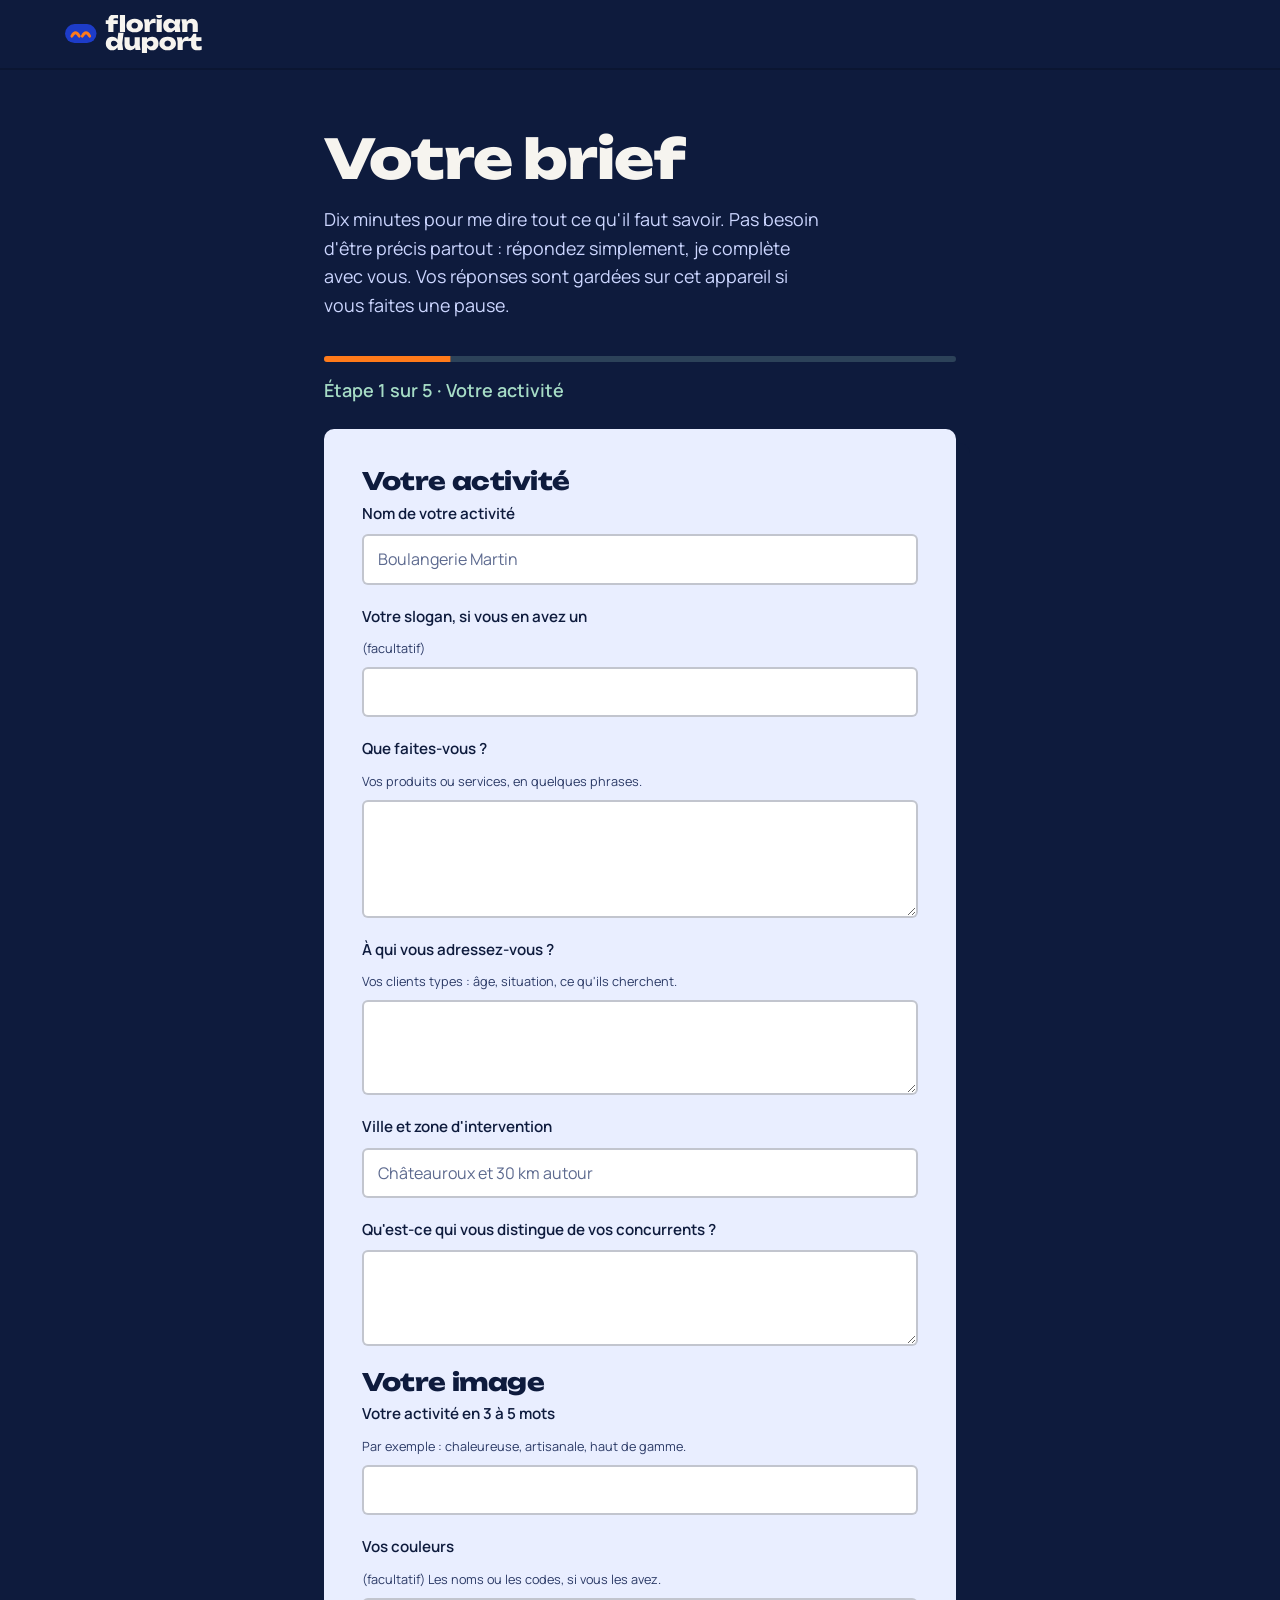
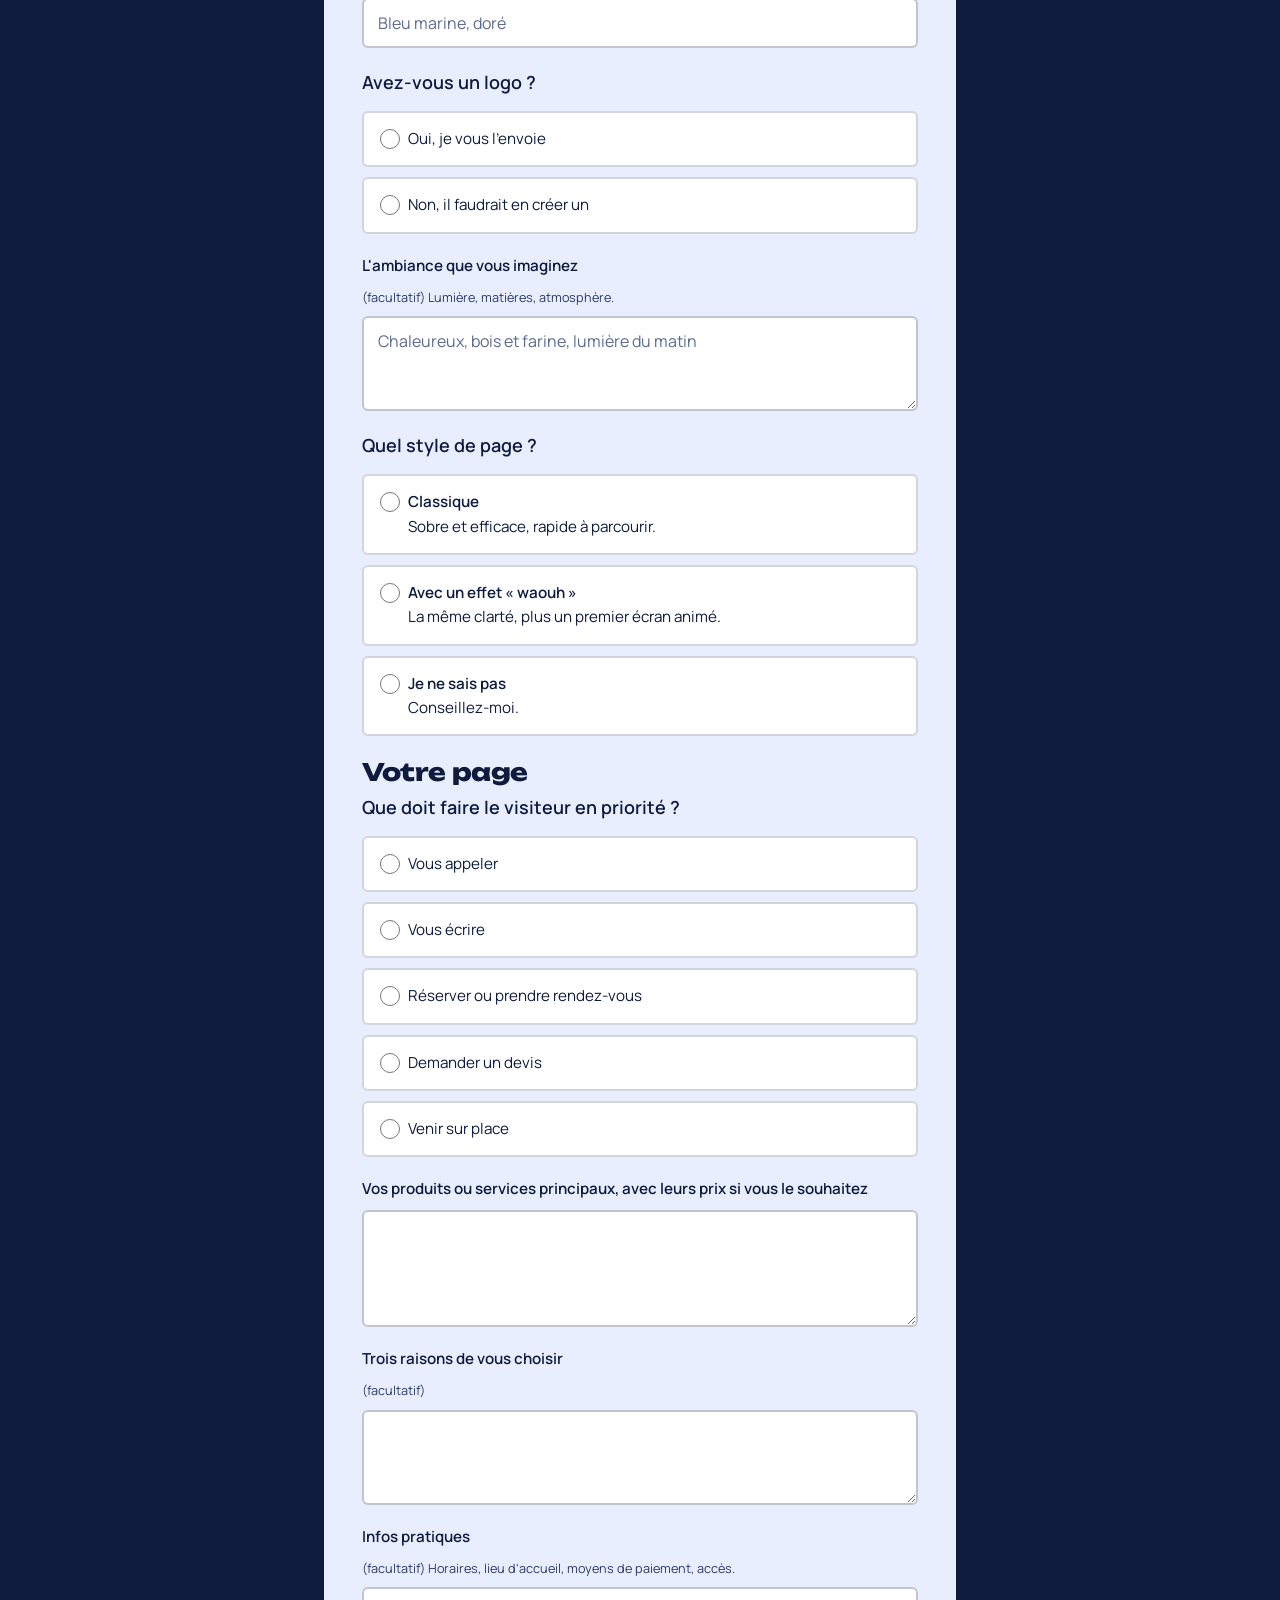
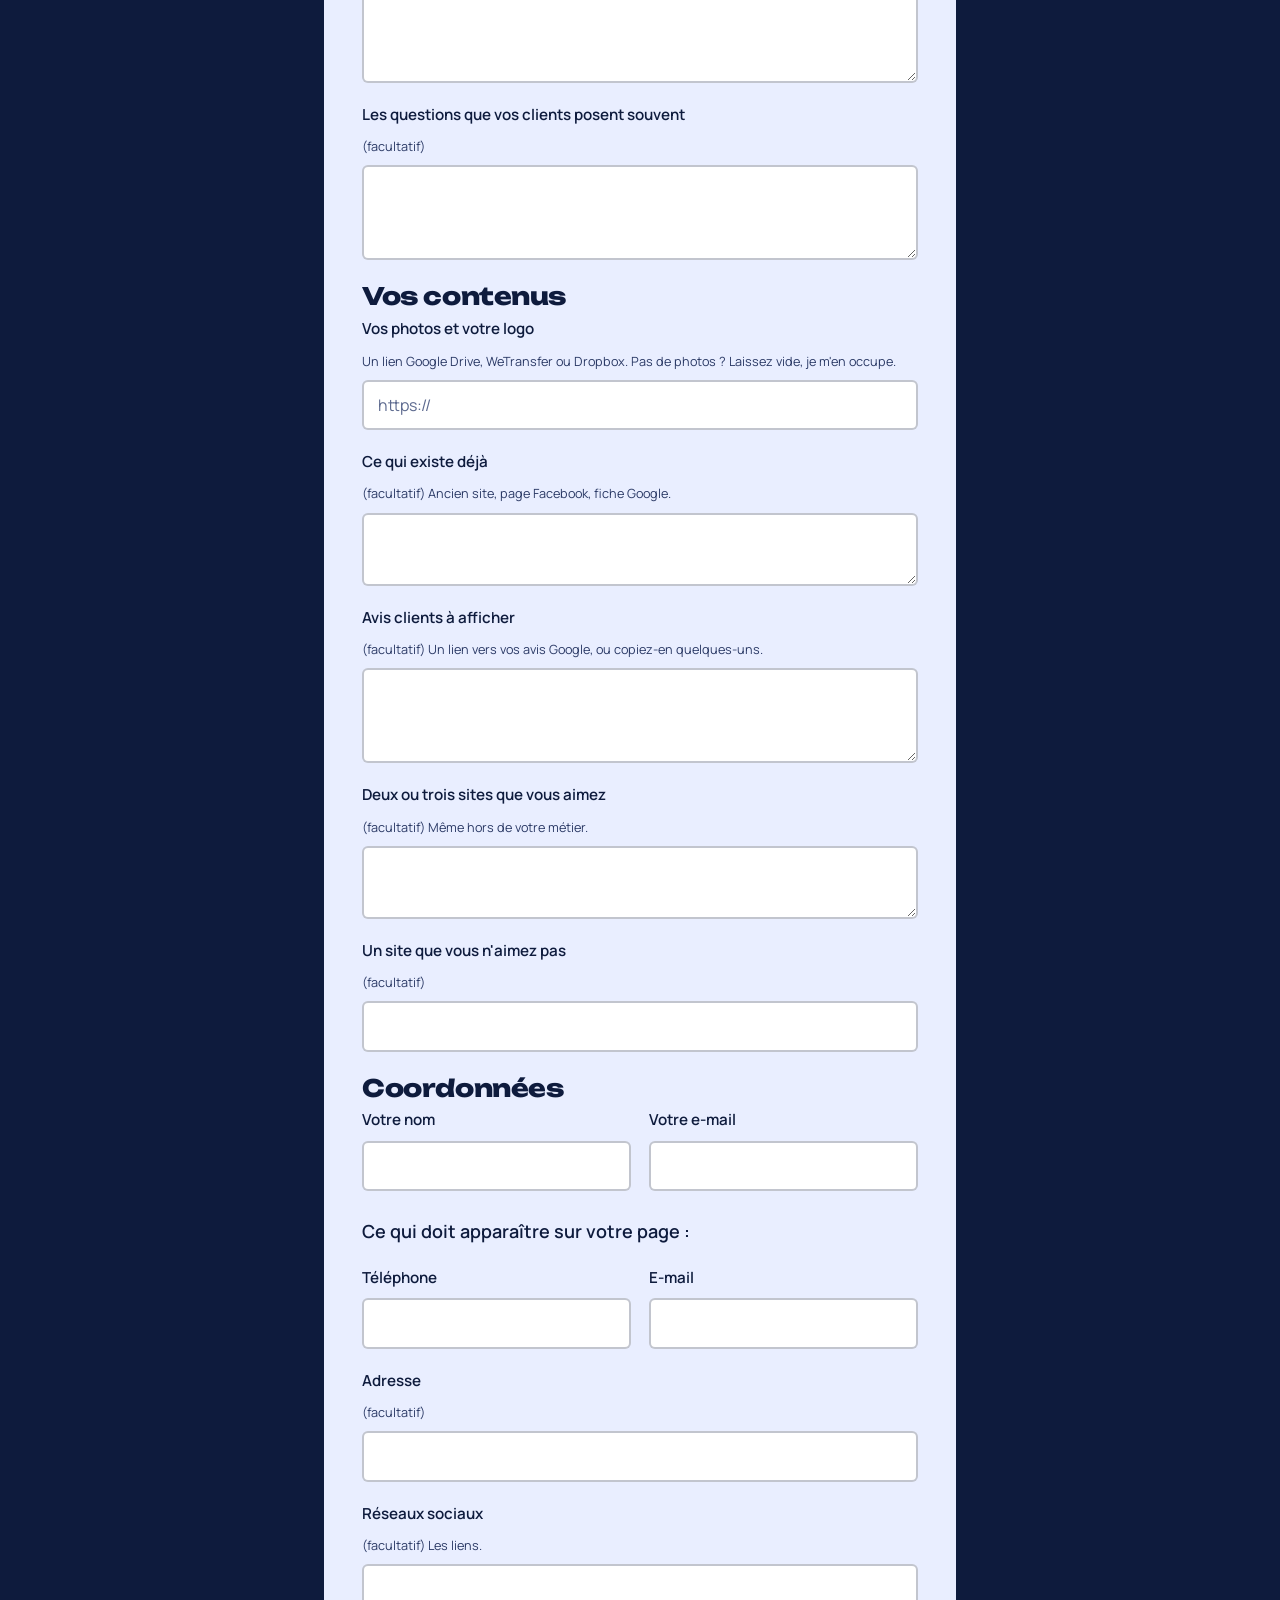
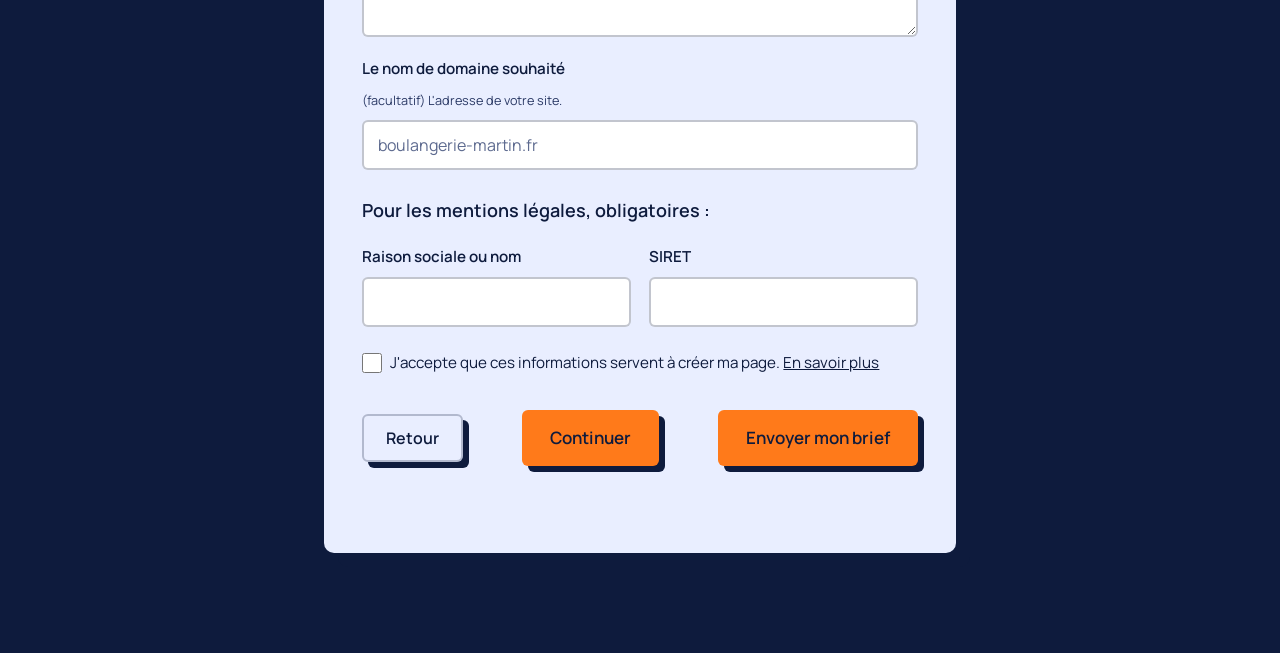
<file: brief.html>
<!doctype html>
<html lang="fr">
<head>
  <meta charset="utf-8" />
  <meta name="viewport" content="width=device-width, initial-scale=1" />
  <title>Votre brief · Florian Duport</title>
  <meta name="description" content="Le brief de votre landing page : dix minutes pour me dire tout ce qu'il faut savoir. Votre page est en ligne 3 jours plus tard." />
  <meta name="robots" content="noindex" />
  <meta name="theme-color" content="#0E1B3D" />
  <link rel="icon" href="/favicon.svg" type="image/svg+xml" />
  <script type="module" crossorigin src="/assets/brief-Bj97l93v.js"></script>
  <link rel="modulepreload" crossorigin href="/assets/style-DcEKXIwO.js">
  <link rel="modulepreload" crossorigin href="/assets/config-A_VQIrrj.js">
  <link rel="stylesheet" crossorigin href="/assets/style-DK89FTsJ.css">
</head>
<body class="legal-page brief-page">
  <a class="skip" href="#contenu">Aller au contenu</a>
  <header class="nav is-scrolled">
    <a class="nav__brand" href="/" aria-label="Florian Duport, retour à l'accueil"><svg class="logo" aria-hidden="true" focusable="false" xmlns="http://www.w3.org/2000/svg" viewBox="0 0 627 170"><g transform="translate(0 8) scale(2.34375)">
  <rect class="vs" x="2" y="14" width="60" height="36" rx="18" fill="#0E1B3D"/>
  <path class="ey" d="M15 37 Q22 24 29 37 M35 37 Q42 24 49 37" fill="none" stroke="#FF7A1A" stroke-width="5.5" stroke-linecap="round"/>
</g>
  <path class="lt" fill="#F6F4EF" d="M231.30 14.20L231.30 14.20Q225.80 14.20 223.50 16.05Q221.20 17.90 221.20 22L221.20 22L221.20 76L198.20 76L198.20 23.90Q198.20 15.20 201.70 9.30Q205.20 3.40 211.95 0.35Q218.70-2.70 228.60-2.70L228.60-2.70Q232.40-2.70 235.55-2.15Q238.70-1.60 241.90-0.50L241.90-0.50L241.90 16.10Q239.40 15.20 236.80 14.70Q234.20 14.20 231.30 14.20ZM240.90 40.50L186.80 40.50L186.80 23.70L240.90 23.70L240.90 40.50ZM250.10 76L250.10-1L273.10-1L273.10 76L250.10 76ZM316.30 77.70L316.30 77.70Q305.20 77.70 296.80 73.90Q288.40 70.10 283.70 63.25Q279 56.40 279 47.40L279 47.40Q279 38.20 283.70 31.35Q288.40 24.50 296.80 20.75Q305.20 17 316.40 17L316.40 17Q327.50 17 335.90 20.75Q344.30 24.50 348.95 31.35Q353.60 38.20 353.60 47.40L353.60 47.40Q353.60 56.40 348.95 63.25Q344.30 70.10 335.90 73.90Q327.50 77.70 316.30 77.70ZM316.40 60.90L316.40 60.90Q320.90 60.90 324.05 59.30Q327.20 57.70 328.85 54.65Q330.50 51.60 330.50 47.40L330.50 47.40Q330.50 43.10 328.85 40.05Q327.20 37 324.05 35.40Q320.90 33.80 316.40 33.80L316.40 33.80Q311.90 33.80 308.70 35.40Q305.50 37 303.85 40.05Q302.20 43.10 302.20 47.30L302.20 47.30Q302.20 51.60 303.85 54.65Q305.50 57.70 308.70 59.30Q311.90 60.90 316.40 60.90ZM360.80 38.30L356.90 18.70L380.30 18.70L383.70 39L383.70 76L360.80 76L360.80 38.30ZM409.80 17.60L409.80 17.60L409.80 37.10Q406.60 36.50 403.95 36.25Q401.30 36 399.10 36L399.10 36Q395.00 36 391.50 37.55Q388.00 39.10 385.85 42.85Q383.70 46.60 383.70 53.20L383.70 53.20L379.50 48Q380.40 41.80 381.95 36.25Q383.50 30.70 386.20 26.35Q388.90 22 392.95 19.50Q397.00 17 402.90 17L402.90 17Q404.50 17 406.20 17.15Q407.90 17.30 409.80 17.60ZM414.50 76L414.50 17.60L426.00 20L437.40 17.60L437.40 76L414.50 76ZM426.00 13.80L426.00 13.80Q420.20 13.80 416.60 10.90Q413.00 8 413.00 3.10L413.00 3.10Q413.00-1.90 416.60-4.80Q420.20-7.70 426.00-7.70L426.00-7.70Q432.00-7.70 435.55-4.80Q439.10-1.90 439.10 3.10L439.10 3.10Q439.10 8 435.55 10.90Q432.00 13.80 426.00 13.80ZM520.80 76L497.00 76L494.30 55.60L497.10 47.40L494.30 39.30L497.00 18.70L520.80 18.70L517 47.30L520.80 76ZM502.10 47.40L502.10 47.40Q500.90 56.50 496.85 63.35Q492.80 70.20 486.45 73.95Q480.10 77.70 471.90 77.70L471.90 77.70Q463.60 77.70 457.20 73.90Q450.80 70.10 447.25 63.25Q443.70 56.40 443.70 47.40L443.70 47.40Q443.70 38.20 447.25 31.35Q450.80 24.50 457.20 20.75Q463.60 17 471.90 17L471.90 17Q480.10 17 486.45 20.70Q492.80 24.40 496.90 31.25Q501.00 38.10 502.10 47.40ZM466.80 47.40L466.80 47.40Q466.80 51.20 468.35 54.10Q469.90 57 472.70 58.70Q475.50 60.40 479.10 60.40L479.10 60.40Q482.80 60.40 486.20 58.70Q489.60 57 492.20 54.10Q494.80 51.20 496.00 47.40L496.00 47.40Q494.80 43.60 492.20 40.65Q489.60 37.70 486.20 36Q482.80 34.30 479.10 34.30L479.10 34.30Q475.50 34.30 472.70 36Q469.90 37.70 468.35 40.65Q466.80 43.60 466.80 47.40ZM529 38.90L525.10 18.70L548 18.70L551.90 42.40L551.90 76L529 76L529 38.90ZM572.30 17L572.30 17Q580.70 17 586.50 20.30Q592.30 23.60 595.45 29.65Q598.60 35.70 598.60 43.80L598.60 43.80L598.60 76L575.60 76L575.60 47.10Q575.60 41.50 572.65 38.50Q569.70 35.50 564.30 35.50L564.30 35.50Q560.50 35.50 557.70 37.10Q554.90 38.70 553.40 41.60Q551.90 44.50 551.90 48.60L551.90 48.60L545 45Q546.30 35.70 550.25 29.50Q554.20 23.30 559.90 20.15Q565.60 17 572.30 17Z"/>
  <path class="lt" fill="#F6F4EF" d="M264.60 156.36L240.80 156.36L238 134.96L241.70 127.96L238 118.66L243 79.36L266.80 79.36L260.70 125.86L264.60 156.36ZM245.40 127.76L245.40 127.76Q244.20 136.86 240.15 143.71Q236.10 150.56 229.75 154.31Q223.40 158.06 215.20 158.06L215.20 158.06Q206.90 158.06 200.50 154.26Q194.10 150.46 190.55 143.61Q187 136.76 187 127.76L187 127.76Q187 118.56 190.55 111.71Q194.10 104.86 200.50 101.11Q206.90 97.36 215.20 97.36L215.20 97.36Q223.40 97.36 229.75 101.06Q236.10 104.76 240.20 111.61Q244.30 118.46 245.40 127.76ZM210.10 127.76L210.10 127.76Q210.10 131.56 211.65 134.46Q213.20 137.36 216 139.06Q218.80 140.76 222.40 140.76L222.40 140.76Q226.10 140.76 229.50 139.06Q232.90 137.36 235.50 134.46Q238.10 131.56 239.30 127.76L239.30 127.76Q238.10 123.96 235.50 121.01Q232.90 118.06 229.50 116.36Q226.10 114.66 222.40 114.66L222.40 114.66Q218.80 114.66 216 116.36Q213.20 118.06 211.65 121.01Q210.10 123.96 210.10 127.76ZM296.20 157.96L296.20 157.96Q288.20 157.96 282.45 154.66Q276.70 151.36 273.70 145.31Q270.70 139.26 270.70 131.26L270.70 131.26L270.70 99.06L293.60 99.06L293.60 127.96Q293.60 133.46 296.40 136.46Q299.20 139.46 304.30 139.46L304.30 139.46Q308.20 139.46 310.80 137.96Q313.40 136.46 314.75 133.56Q316.10 130.66 316.10 126.46L316.10 126.46L323 130.06Q321.80 139.16 317.90 145.41Q314 151.66 308.45 154.81Q302.90 157.96 296.20 157.96ZM342.90 156.36L319.90 156.36L316.10 132.66L316.10 99.06L339 99.06L339 136.16L342.90 156.36ZM348.60 172.86L348.60 99.06L371.50 99.06L371.50 114.36L370.60 116.96L370.60 134.46L371.50 139.56L371.50 172.86L348.60 172.86ZM364.50 127.76L364.50 127.76Q365.70 118.46 369.75 111.61Q373.80 104.76 380.20 101.06Q386.60 97.36 394.70 97.36L394.70 97.36Q403.10 97.36 409.45 101.11Q415.80 104.86 419.35 111.71Q422.90 118.56 422.90 127.76L422.90 127.76Q422.90 136.76 419.35 143.61Q415.80 150.46 409.45 154.26Q403.10 158.06 394.70 158.06L394.70 158.06Q386.50 158.06 380.15 154.31Q373.80 150.56 369.80 143.71Q365.80 136.86 364.50 127.76ZM399.80 127.76L399.80 127.76Q399.80 123.96 398.25 121.01Q396.70 118.06 393.90 116.36Q391.10 114.66 387.50 114.66L387.50 114.66Q383.80 114.66 380.40 116.36Q377 118.06 374.45 121.01Q371.90 123.96 370.70 127.76L370.70 127.76Q371.90 131.56 374.45 134.46Q377 137.36 380.40 139.06Q383.80 140.76 387.50 140.76L387.50 140.76Q391.10 140.76 393.90 139.06Q396.70 137.36 398.25 134.46Q399.80 131.56 399.80 127.76ZM463.80 158.06L463.80 158.06Q452.70 158.06 444.30 154.26Q435.90 150.46 431.20 143.61Q426.50 136.76 426.50 127.76L426.50 127.76Q426.50 118.56 431.20 111.71Q435.90 104.86 444.30 101.11Q452.70 97.36 463.90 97.36L463.90 97.36Q475.00 97.36 483.40 101.11Q491.80 104.86 496.45 111.71Q501.10 118.56 501.10 127.76L501.10 127.76Q501.10 136.76 496.45 143.61Q491.80 150.46 483.40 154.26Q475.00 158.06 463.80 158.06ZM463.90 141.26L463.90 141.26Q468.40 141.26 471.55 139.66Q474.70 138.06 476.35 135.01Q478.00 131.96 478.00 127.76L478.00 127.76Q478.00 123.46 476.35 120.41Q474.70 117.36 471.55 115.76Q468.40 114.16 463.90 114.16L463.90 114.16Q459.40 114.16 456.20 115.76Q453.00 117.36 451.35 120.41Q449.70 123.46 449.70 127.66L449.70 127.66Q449.70 131.96 451.35 135.01Q453.00 138.06 456.20 139.66Q459.40 141.26 463.90 141.26ZM508.30 118.66L504.40 99.06L527.80 99.06L531.20 119.36L531.20 156.36L508.30 156.36L508.30 118.66ZM557.30 97.96L557.30 97.96L557.30 117.46Q554.10 116.86 551.45 116.61Q548.80 116.36 546.60 116.36L546.60 116.36Q542.50 116.36 539 117.91Q535.50 119.46 533.35 123.21Q531.20 126.96 531.20 133.56L531.20 133.56L527 128.36Q527.90 122.16 529.45 116.61Q531 111.06 533.70 106.71Q536.40 102.36 540.45 99.86Q544.50 97.36 550.40 97.36L550.40 97.36Q552 97.36 553.70 97.51Q555.40 97.66 557.30 97.96ZM568.80 115.86L557.40 115.86L557.40 105.96L568.80 100.76L578.80 83.56L591.80 83.56L591.80 99.06L615 99.06L615 115.86L591.80 115.86L591.80 130.16Q591.80 135.96 594.05 138.36Q596.30 140.76 602.90 140.76L602.90 140.76Q607 140.76 610.20 140.11Q613.40 139.46 616 138.46L616 138.46L616 155.36Q612.80 156.36 607.90 157.21Q603 158.06 597.60 158.06L597.60 158.06Q587.80 158.06 581.45 155.06Q575.10 152.06 571.95 146.46Q568.80 140.86 568.80 133.26L568.80 133.26L568.80 115.86Z"/></svg></a>
  </header>

  <main id="contenu" class="brief">
    <div class="wrap brief__wrap">
      <div class="brief__intro">
        <h1>Votre brief</h1>
        <p class="lead">Dix minutes pour me dire tout ce qu'il faut savoir. Pas besoin d'être précis partout&nbsp;: répondez simplement, je complète avec vous. Vos réponses sont gardées sur cet appareil si vous faites une pause.</p>
      </div>

      <div class="brief__progress" aria-hidden="true"><span class="brief__bar"></span></div>
      <p class="brief__step-label" aria-live="polite"></p>

      <form class="brief__form form" novalidate>
        <input type="checkbox" name="botcheck" class="hp" tabindex="-1" autocomplete="off" aria-hidden="true" />

        <!-- 1. activity -->
        <fieldset class="brief__step" data-title="Votre activité">
          <legend>Votre activité</legend>
          <label>Nom de votre activité <input name="nom" required placeholder="Boulangerie Martin" /></label>
          <label>Votre slogan, si vous en avez un <small>(facultatif)</small><input name="slogan" /></label>
          <label>Que faites-vous&nbsp;? <small>Vos produits ou services, en quelques phrases.</small><textarea name="activite" required rows="4"></textarea></label>
          <label>À qui vous adressez-vous&nbsp;? <small>Vos clients types&nbsp;: âge, situation, ce qu'ils cherchent.</small><textarea name="clients" required rows="3"></textarea></label>
          <label>Ville et zone d'intervention <input name="ville" required placeholder="Châteauroux et 30 km autour" /></label>
          <label>Qu'est-ce qui vous distingue de vos concurrents&nbsp;? <textarea name="difference" rows="3"></textarea></label>
        </fieldset>

        <!-- 2. image -->
        <fieldset class="brief__step" data-title="Votre image" hidden>
          <legend>Votre image</legend>
          <label>Votre activité en 3 à 5 mots <small>Par exemple&nbsp;: chaleureuse, artisanale, haut de gamme.</small><input name="personnalite" required /></label>
          <label>Vos couleurs <small>(facultatif) Les noms ou les codes, si vous les avez.</small><input name="couleurs" placeholder="Bleu marine, doré" /></label>
          <div class="brief__choices" role="radiogroup" aria-label="Logo">
            <p class="brief__q">Avez-vous un logo&nbsp;?</p>
            <label class="choice"><input type="radio" name="logo" value="Oui, je l'envoie" required /> <span>Oui, je vous l'envoie</span></label>
            <label class="choice"><input type="radio" name="logo" value="Non, à créer" /> <span>Non, il faudrait en créer un</span></label>
          </div>
          <label>L'ambiance que vous imaginez <small>(facultatif) Lumière, matières, atmosphère.</small><textarea name="ambiance" rows="3" placeholder="Chaleureux, bois et farine, lumière du matin"></textarea></label>
          <div class="brief__choices" role="radiogroup" aria-label="Style du site">
            <p class="brief__q">Quel style de page&nbsp;?</p>
            <label class="choice"><input type="radio" name="style" value="Classique" required /> <span><strong>Classique</strong> Sobre et efficace, rapide à parcourir.</span></label>
            <label class="choice"><input type="radio" name="style" value="Mixte" /> <span><strong>Avec un effet « waouh »</strong> La même clarté, plus un premier écran animé.</span></label>
            <label class="choice"><input type="radio" name="style" value="À conseiller" /> <span><strong>Je ne sais pas</strong> Conseillez-moi.</span></label>
          </div>
        </fieldset>

        <!-- 3. page -->
        <fieldset class="brief__step" data-title="Votre page" hidden>
          <legend>Votre page</legend>
          <div class="brief__choices" role="radiogroup" aria-label="Objectif">
            <p class="brief__q">Que doit faire le visiteur en priorité&nbsp;?</p>
            <label class="choice"><input type="radio" name="objectif" value="Vous appeler" required /> <span>Vous appeler</span></label>
            <label class="choice"><input type="radio" name="objectif" value="Vous écrire (formulaire ou message)" /> <span>Vous écrire</span></label>
            <label class="choice"><input type="radio" name="objectif" value="Réserver ou prendre rendez-vous" /> <span>Réserver ou prendre rendez-vous</span></label>
            <label class="choice"><input type="radio" name="objectif" value="Demander un devis" /> <span>Demander un devis</span></label>
            <label class="choice"><input type="radio" name="objectif" value="Venir sur place" /> <span>Venir sur place</span></label>
          </div>
          <label>Vos produits ou services principaux, avec leurs prix si vous le souhaitez <textarea name="offre" required rows="4"></textarea></label>
          <label>Trois raisons de vous choisir <small>(facultatif)</small><textarea name="benefices" rows="3"></textarea></label>
          <label>Infos pratiques <small>(facultatif) Horaires, lieu d'accueil, moyens de paiement, accès.</small><textarea name="pratique" rows="3"></textarea></label>
          <label>Les questions que vos clients posent souvent <small>(facultatif)</small><textarea name="faq" rows="3"></textarea></label>
        </fieldset>

        <!-- 4. content -->
        <fieldset class="brief__step" data-title="Vos contenus" hidden>
          <legend>Vos contenus</legend>
          <label>Vos photos et votre logo <small>Un lien Google Drive, WeTransfer ou Dropbox. Pas de photos&nbsp;? Laissez vide, je m'en occupe.</small><input name="photos" type="url" placeholder="https://" /></label>
          <label>Ce qui existe déjà <small>(facultatif) Ancien site, page Facebook, fiche Google.</small><textarea name="existant" rows="2"></textarea></label>
          <label>Avis clients à afficher <small>(facultatif) Un lien vers vos avis Google, ou copiez-en quelques-uns.</small><textarea name="avis" rows="3"></textarea></label>
          <label>Deux ou trois sites que vous aimez <small>(facultatif) Même hors de votre métier.</small><textarea name="aimes" rows="2"></textarea></label>
          <label>Un site que vous n'aimez pas <small>(facultatif)</small><input name="deteste" /></label>
        </fieldset>

        <!-- 5. contact and legal -->
        <fieldset class="brief__step" data-title="Coordonnées" hidden>
          <legend>Coordonnées</legend>
          <div class="form__row">
            <label>Votre nom <input name="contact" required autocomplete="name" /></label>
            <label>Votre e-mail <input name="email" type="email" required autocomplete="email" /></label>
          </div>
          <p class="brief__hint">Ce qui doit apparaître sur votre page&nbsp;:</p>
          <div class="form__row">
            <label>Téléphone <input name="tel_public" type="tel" autocomplete="tel" /></label>
            <label>E-mail <input name="email_public" type="email" /></label>
          </div>
          <label>Adresse <small>(facultatif)</small><input name="adresse" autocomplete="street-address" /></label>
          <label>Réseaux sociaux <small>(facultatif) Les liens.</small><textarea name="reseaux" rows="2"></textarea></label>
          <label>Le nom de domaine souhaité <small>(facultatif) L'adresse de votre site.</small><input name="domaine" placeholder="boulangerie-martin.fr" /></label>
          <p class="brief__hint">Pour les mentions légales, obligatoires&nbsp;:</p>
          <div class="form__row">
            <label>Raison sociale ou nom <input name="raison" /></label>
            <label>SIRET <input name="siret" inputmode="numeric" /></label>
          </div>
          <label class="choice choice--check"><input type="checkbox" name="accord" required /> <span>J'accepte que ces informations servent à créer ma page. <a href="/confidentialite.html" target="_blank" rel="noopener">En savoir plus</a></span></label>
        </fieldset>

        <div class="brief__nav">
          <button class="btn brief__back" type="button" hidden>Retour</button>
          <button class="btn btn--primary btn--lg brief__next" type="button">Continuer</button>
          <button class="btn btn--primary btn--lg brief__send" type="submit" hidden>Envoyer mon brief</button>
        </div>
        <p class="form__status" role="status" aria-live="polite"></p>
      </form>

      <div class="brief__done" hidden>
        <h2 class="h2">Merci, c'est parti.</h2>
        <p class="lead brief__done-text">Votre brief est bien arrivé. Je reviens vers vous par e-mail sous 48&nbsp;h, et votre page sera en ligne 3 jours après.</p>
        <p><button class="btn btn--primary brief__download" type="button">Télécharger une copie de mon brief</button></p>
      </div>
    </div>
  </main>
</body>
</html>
</file>
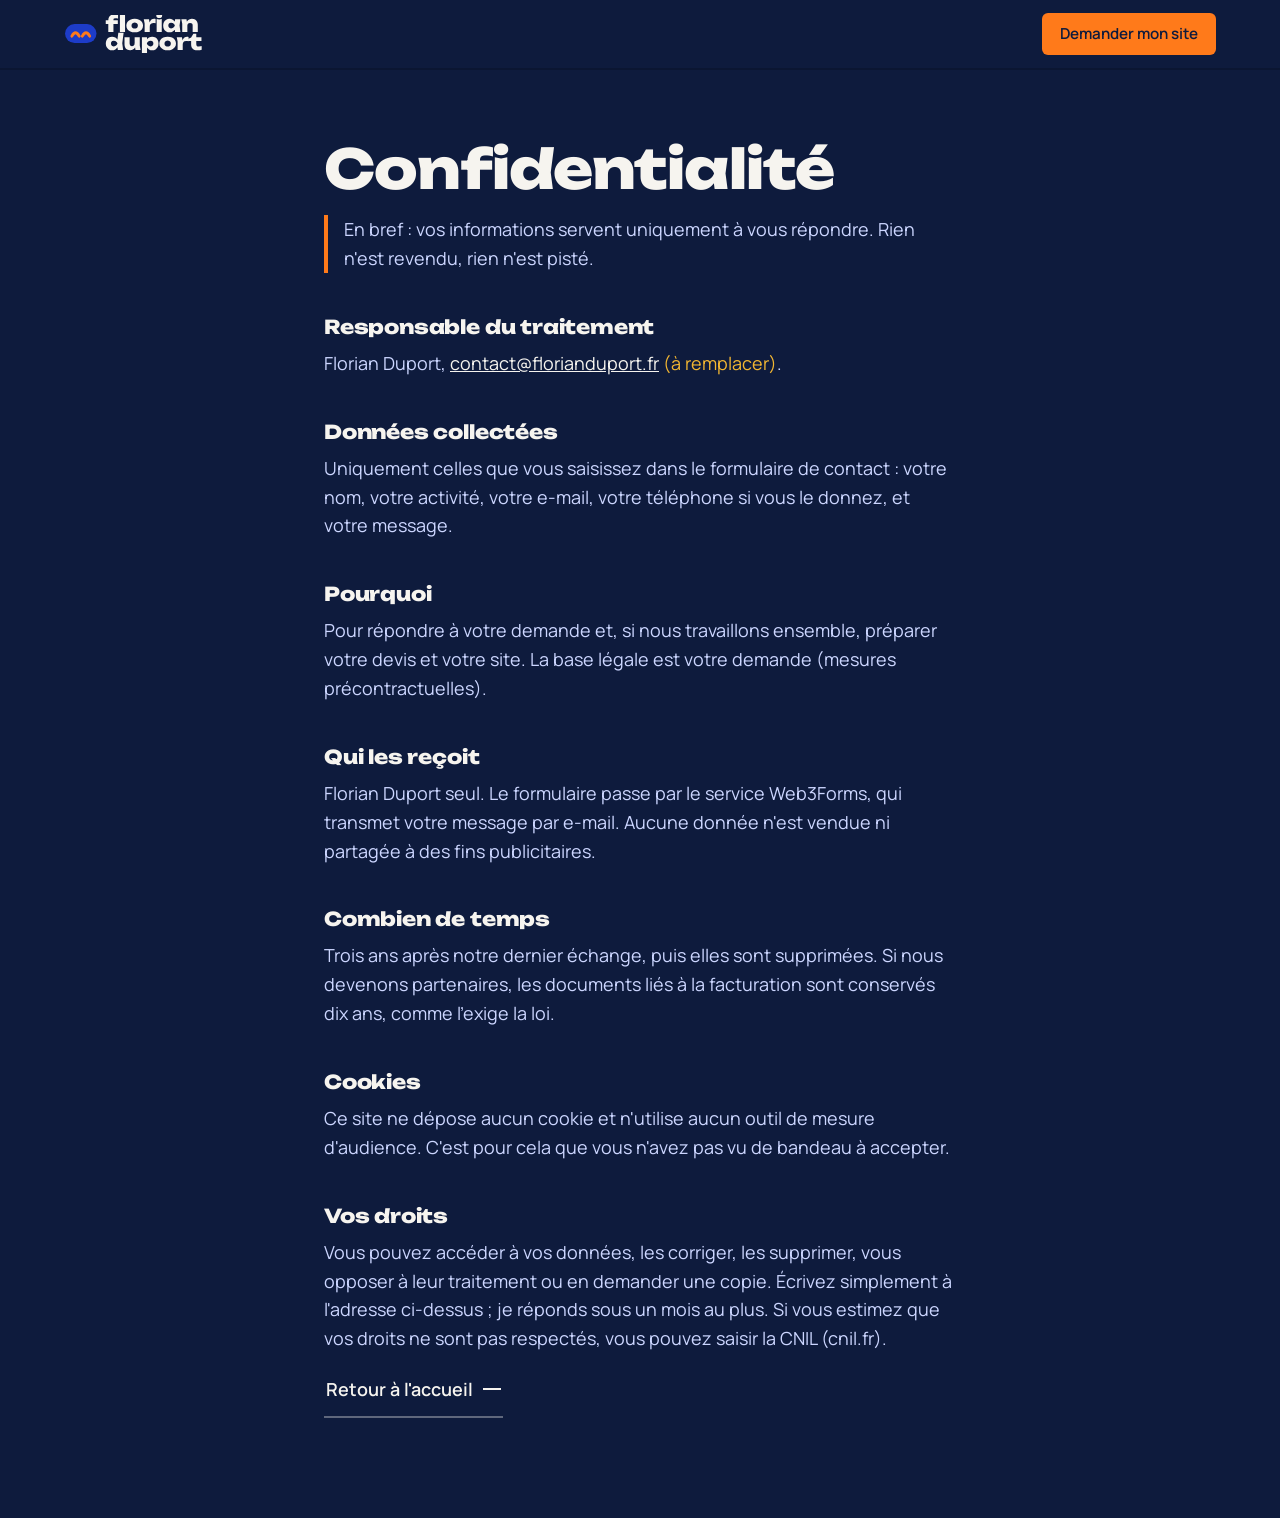
<file: confidentialite.html>
<!doctype html>
<html lang="fr">
<head>
  <meta charset="utf-8" />
  <meta name="viewport" content="width=device-width, initial-scale=1" />
  <title>Confidentialité · Florian Duport</title>
  <meta name="description" content="Politique de confidentialité du site de Florian Duport : quelles données sont collectées, pourquoi, et vos droits." />
  <meta name="robots" content="noindex" />
  <meta name="theme-color" content="#0E1B3D" />
  <link rel="icon" href="/favicon.svg" type="image/svg+xml" />
  <script type="module" crossorigin src="/assets/style-DcEKXIwO.js"></script>
  <script type="module" crossorigin src="/assets/legal-bL8AY4Zx.js"></script>
  <link rel="stylesheet" crossorigin href="/assets/style-DK89FTsJ.css">
</head>
<body class="legal-page">
  <a class="skip" href="#contenu">Aller au contenu</a>
  <header class="nav is-scrolled">
    <a class="nav__brand" href="/" aria-label="Florian Duport, retour à l'accueil"><svg class="logo" aria-hidden="true" focusable="false" xmlns="http://www.w3.org/2000/svg" viewBox="0 0 627 170"><g transform="translate(0 8) scale(2.34375)">
  <rect class="vs" x="2" y="14" width="60" height="36" rx="18" fill="#0E1B3D"/>
  <path class="ey" d="M15 37 Q22 24 29 37 M35 37 Q42 24 49 37" fill="none" stroke="#FF7A1A" stroke-width="5.5" stroke-linecap="round"/>
</g>
  <path class="lt" fill="#F6F4EF" d="M231.30 14.20L231.30 14.20Q225.80 14.20 223.50 16.05Q221.20 17.90 221.20 22L221.20 22L221.20 76L198.20 76L198.20 23.90Q198.20 15.20 201.70 9.30Q205.20 3.40 211.95 0.35Q218.70-2.70 228.60-2.70L228.60-2.70Q232.40-2.70 235.55-2.15Q238.70-1.60 241.90-0.50L241.90-0.50L241.90 16.10Q239.40 15.20 236.80 14.70Q234.20 14.20 231.30 14.20ZM240.90 40.50L186.80 40.50L186.80 23.70L240.90 23.70L240.90 40.50ZM250.10 76L250.10-1L273.10-1L273.10 76L250.10 76ZM316.30 77.70L316.30 77.70Q305.20 77.70 296.80 73.90Q288.40 70.10 283.70 63.25Q279 56.40 279 47.40L279 47.40Q279 38.20 283.70 31.35Q288.40 24.50 296.80 20.75Q305.20 17 316.40 17L316.40 17Q327.50 17 335.90 20.75Q344.30 24.50 348.95 31.35Q353.60 38.20 353.60 47.40L353.60 47.40Q353.60 56.40 348.95 63.25Q344.30 70.10 335.90 73.90Q327.50 77.70 316.30 77.70ZM316.40 60.90L316.40 60.90Q320.90 60.90 324.05 59.30Q327.20 57.70 328.85 54.65Q330.50 51.60 330.50 47.40L330.50 47.40Q330.50 43.10 328.85 40.05Q327.20 37 324.05 35.40Q320.90 33.80 316.40 33.80L316.40 33.80Q311.90 33.80 308.70 35.40Q305.50 37 303.85 40.05Q302.20 43.10 302.20 47.30L302.20 47.30Q302.20 51.60 303.85 54.65Q305.50 57.70 308.70 59.30Q311.90 60.90 316.40 60.90ZM360.80 38.30L356.90 18.70L380.30 18.70L383.70 39L383.70 76L360.80 76L360.80 38.30ZM409.80 17.60L409.80 17.60L409.80 37.10Q406.60 36.50 403.95 36.25Q401.30 36 399.10 36L399.10 36Q395.00 36 391.50 37.55Q388.00 39.10 385.85 42.85Q383.70 46.60 383.70 53.20L383.70 53.20L379.50 48Q380.40 41.80 381.95 36.25Q383.50 30.70 386.20 26.35Q388.90 22 392.95 19.50Q397.00 17 402.90 17L402.90 17Q404.50 17 406.20 17.15Q407.90 17.30 409.80 17.60ZM414.50 76L414.50 17.60L426.00 20L437.40 17.60L437.40 76L414.50 76ZM426.00 13.80L426.00 13.80Q420.20 13.80 416.60 10.90Q413.00 8 413.00 3.10L413.00 3.10Q413.00-1.90 416.60-4.80Q420.20-7.70 426.00-7.70L426.00-7.70Q432.00-7.70 435.55-4.80Q439.10-1.90 439.10 3.10L439.10 3.10Q439.10 8 435.55 10.90Q432.00 13.80 426.00 13.80ZM520.80 76L497.00 76L494.30 55.60L497.10 47.40L494.30 39.30L497.00 18.70L520.80 18.70L517 47.30L520.80 76ZM502.10 47.40L502.10 47.40Q500.90 56.50 496.85 63.35Q492.80 70.20 486.45 73.95Q480.10 77.70 471.90 77.70L471.90 77.70Q463.60 77.70 457.20 73.90Q450.80 70.10 447.25 63.25Q443.70 56.40 443.70 47.40L443.70 47.40Q443.70 38.20 447.25 31.35Q450.80 24.50 457.20 20.75Q463.60 17 471.90 17L471.90 17Q480.10 17 486.45 20.70Q492.80 24.40 496.90 31.25Q501.00 38.10 502.10 47.40ZM466.80 47.40L466.80 47.40Q466.80 51.20 468.35 54.10Q469.90 57 472.70 58.70Q475.50 60.40 479.10 60.40L479.10 60.40Q482.80 60.40 486.20 58.70Q489.60 57 492.20 54.10Q494.80 51.20 496.00 47.40L496.00 47.40Q494.80 43.60 492.20 40.65Q489.60 37.70 486.20 36Q482.80 34.30 479.10 34.30L479.10 34.30Q475.50 34.30 472.70 36Q469.90 37.70 468.35 40.65Q466.80 43.60 466.80 47.40ZM529 38.90L525.10 18.70L548 18.70L551.90 42.40L551.90 76L529 76L529 38.90ZM572.30 17L572.30 17Q580.70 17 586.50 20.30Q592.30 23.60 595.45 29.65Q598.60 35.70 598.60 43.80L598.60 43.80L598.60 76L575.60 76L575.60 47.10Q575.60 41.50 572.65 38.50Q569.70 35.50 564.30 35.50L564.30 35.50Q560.50 35.50 557.70 37.10Q554.90 38.70 553.40 41.60Q551.90 44.50 551.90 48.60L551.90 48.60L545 45Q546.30 35.70 550.25 29.50Q554.20 23.30 559.90 20.15Q565.60 17 572.30 17Z"/>
  <path class="lt" fill="#F6F4EF" d="M264.60 156.36L240.80 156.36L238 134.96L241.70 127.96L238 118.66L243 79.36L266.80 79.36L260.70 125.86L264.60 156.36ZM245.40 127.76L245.40 127.76Q244.20 136.86 240.15 143.71Q236.10 150.56 229.75 154.31Q223.40 158.06 215.20 158.06L215.20 158.06Q206.90 158.06 200.50 154.26Q194.10 150.46 190.55 143.61Q187 136.76 187 127.76L187 127.76Q187 118.56 190.55 111.71Q194.10 104.86 200.50 101.11Q206.90 97.36 215.20 97.36L215.20 97.36Q223.40 97.36 229.75 101.06Q236.10 104.76 240.20 111.61Q244.30 118.46 245.40 127.76ZM210.10 127.76L210.10 127.76Q210.10 131.56 211.65 134.46Q213.20 137.36 216 139.06Q218.80 140.76 222.40 140.76L222.40 140.76Q226.10 140.76 229.50 139.06Q232.90 137.36 235.50 134.46Q238.10 131.56 239.30 127.76L239.30 127.76Q238.10 123.96 235.50 121.01Q232.90 118.06 229.50 116.36Q226.10 114.66 222.40 114.66L222.40 114.66Q218.80 114.66 216 116.36Q213.20 118.06 211.65 121.01Q210.10 123.96 210.10 127.76ZM296.20 157.96L296.20 157.96Q288.20 157.96 282.45 154.66Q276.70 151.36 273.70 145.31Q270.70 139.26 270.70 131.26L270.70 131.26L270.70 99.06L293.60 99.06L293.60 127.96Q293.60 133.46 296.40 136.46Q299.20 139.46 304.30 139.46L304.30 139.46Q308.20 139.46 310.80 137.96Q313.40 136.46 314.75 133.56Q316.10 130.66 316.10 126.46L316.10 126.46L323 130.06Q321.80 139.16 317.90 145.41Q314 151.66 308.45 154.81Q302.90 157.96 296.20 157.96ZM342.90 156.36L319.90 156.36L316.10 132.66L316.10 99.06L339 99.06L339 136.16L342.90 156.36ZM348.60 172.86L348.60 99.06L371.50 99.06L371.50 114.36L370.60 116.96L370.60 134.46L371.50 139.56L371.50 172.86L348.60 172.86ZM364.50 127.76L364.50 127.76Q365.70 118.46 369.75 111.61Q373.80 104.76 380.20 101.06Q386.60 97.36 394.70 97.36L394.70 97.36Q403.10 97.36 409.45 101.11Q415.80 104.86 419.35 111.71Q422.90 118.56 422.90 127.76L422.90 127.76Q422.90 136.76 419.35 143.61Q415.80 150.46 409.45 154.26Q403.10 158.06 394.70 158.06L394.70 158.06Q386.50 158.06 380.15 154.31Q373.80 150.56 369.80 143.71Q365.80 136.86 364.50 127.76ZM399.80 127.76L399.80 127.76Q399.80 123.96 398.25 121.01Q396.70 118.06 393.90 116.36Q391.10 114.66 387.50 114.66L387.50 114.66Q383.80 114.66 380.40 116.36Q377 118.06 374.45 121.01Q371.90 123.96 370.70 127.76L370.70 127.76Q371.90 131.56 374.45 134.46Q377 137.36 380.40 139.06Q383.80 140.76 387.50 140.76L387.50 140.76Q391.10 140.76 393.90 139.06Q396.70 137.36 398.25 134.46Q399.80 131.56 399.80 127.76ZM463.80 158.06L463.80 158.06Q452.70 158.06 444.30 154.26Q435.90 150.46 431.20 143.61Q426.50 136.76 426.50 127.76L426.50 127.76Q426.50 118.56 431.20 111.71Q435.90 104.86 444.30 101.11Q452.70 97.36 463.90 97.36L463.90 97.36Q475.00 97.36 483.40 101.11Q491.80 104.86 496.45 111.71Q501.10 118.56 501.10 127.76L501.10 127.76Q501.10 136.76 496.45 143.61Q491.80 150.46 483.40 154.26Q475.00 158.06 463.80 158.06ZM463.90 141.26L463.90 141.26Q468.40 141.26 471.55 139.66Q474.70 138.06 476.35 135.01Q478.00 131.96 478.00 127.76L478.00 127.76Q478.00 123.46 476.35 120.41Q474.70 117.36 471.55 115.76Q468.40 114.16 463.90 114.16L463.90 114.16Q459.40 114.16 456.20 115.76Q453.00 117.36 451.35 120.41Q449.70 123.46 449.70 127.66L449.70 127.66Q449.70 131.96 451.35 135.01Q453.00 138.06 456.20 139.66Q459.40 141.26 463.90 141.26ZM508.30 118.66L504.40 99.06L527.80 99.06L531.20 119.36L531.20 156.36L508.30 156.36L508.30 118.66ZM557.30 97.96L557.30 97.96L557.30 117.46Q554.10 116.86 551.45 116.61Q548.80 116.36 546.60 116.36L546.60 116.36Q542.50 116.36 539 117.91Q535.50 119.46 533.35 123.21Q531.20 126.96 531.20 133.56L531.20 133.56L527 128.36Q527.90 122.16 529.45 116.61Q531 111.06 533.70 106.71Q536.40 102.36 540.45 99.86Q544.50 97.36 550.40 97.36L550.40 97.36Q552 97.36 553.70 97.51Q555.40 97.66 557.30 97.96ZM568.80 115.86L557.40 115.86L557.40 105.96L568.80 100.76L578.80 83.56L591.80 83.56L591.80 99.06L615 99.06L615 115.86L591.80 115.86L591.80 130.16Q591.80 135.96 594.05 138.36Q596.30 140.76 602.90 140.76L602.90 140.76Q607 140.76 610.20 140.11Q613.40 139.46 616 138.46L616 138.46L616 155.36Q612.80 156.36 607.90 157.21Q603 158.06 597.60 158.06L597.60 158.06Q587.80 158.06 581.45 155.06Q575.10 152.06 571.95 146.46Q568.80 140.86 568.80 133.26L568.80 133.26L568.80 115.86Z"/></svg></a>
    <a class="btn btn--primary nav__cta legal__cta" href="/#contact">Demander mon site</a>
  </header>

  <main id="contenu" class="legal">
    <div class="wrap legal__wrap">
      <h1>Confidentialité</h1>
      <p class="legal__note">En bref&nbsp;: vos informations servent uniquement à vous répondre. Rien n'est revendu, rien n'est pisté.</p>

      <h2>Responsable du traitement</h2>
      <p>Florian Duport, <a href="mailto:contact@florianduport.fr">contact@florianduport.fr</a> <em>(à remplacer)</em>.</p>

      <h2>Données collectées</h2>
      <p>Uniquement celles que vous saisissez dans le formulaire de contact&nbsp;: votre nom, votre activité, votre e-mail, votre téléphone si vous le donnez, et votre message.</p>

      <h2>Pourquoi</h2>
      <p>Pour répondre à votre demande et, si nous travaillons ensemble, préparer votre devis et votre site. La base légale est votre demande (mesures précontractuelles).</p>

      <h2>Qui les reçoit</h2>
      <p>Florian Duport seul. Le formulaire passe par le service Web3Forms, qui transmet votre message par e-mail. Aucune donnée n'est vendue ni partagée à des fins publicitaires.</p>

      <h2>Combien de temps</h2>
      <p>Trois ans après notre dernier échange, puis elles sont supprimées. Si nous devenons partenaires, les documents liés à la facturation sont conservés dix ans, comme l'exige la loi.</p>

      <h2>Cookies</h2>
      <p>Ce site ne dépose aucun cookie et n'utilise aucun outil de mesure d'audience. C'est pour cela que vous n'avez pas vu de bandeau à accepter.</p>

      <h2>Vos droits</h2>
      <p>Vous pouvez accéder à vos données, les corriger, les supprimer, vous opposer à leur traitement ou en demander une copie. Écrivez simplement à l'adresse ci-dessus&nbsp;; je réponds sous un mois au plus. Si vous estimez que vos droits ne sont pas respectés, vous pouvez saisir la CNIL (cnil.fr).</p>

      <p class="legal__back"><a class="link-arrow" href="/">Retour à l'accueil</a></p>
    </div>
  </main>
</body>
</html>
</file>
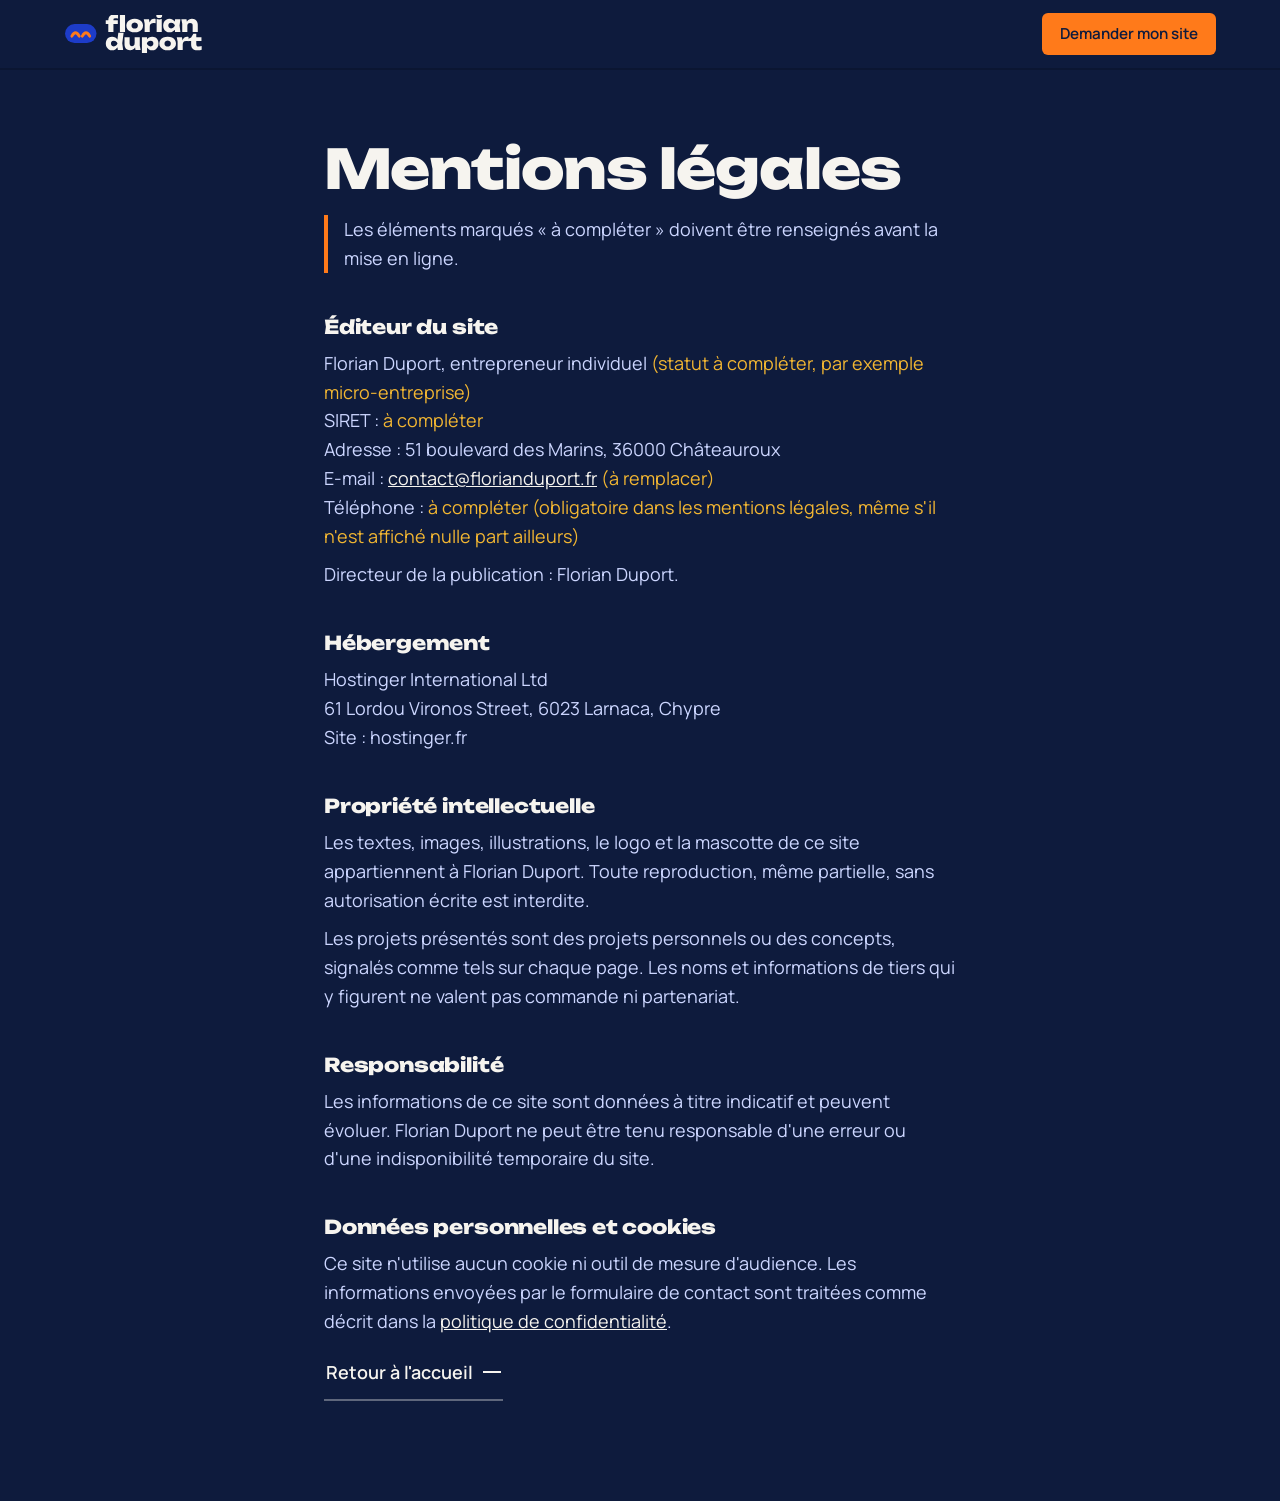
<file: mentions-legales.html>
<!doctype html>
<html lang="fr">
<head>
  <meta charset="utf-8" />
  <meta name="viewport" content="width=device-width, initial-scale=1" />
  <title>Mentions légales · Florian Duport</title>
  <meta name="description" content="Mentions légales du site de Florian Duport, création de landing pages." />
  <meta name="robots" content="noindex" />
  <meta name="theme-color" content="#0E1B3D" />
  <link rel="icon" href="/favicon.svg" type="image/svg+xml" />
  <script type="module" crossorigin src="/assets/style-DcEKXIwO.js"></script>
  <script type="module" crossorigin src="/assets/legal-bL8AY4Zx.js"></script>
  <link rel="stylesheet" crossorigin href="/assets/style-DK89FTsJ.css">
</head>
<body class="legal-page">
  <a class="skip" href="#contenu">Aller au contenu</a>
  <header class="nav is-scrolled">
    <a class="nav__brand" href="/" aria-label="Florian Duport, retour à l'accueil"><svg class="logo" aria-hidden="true" focusable="false" xmlns="http://www.w3.org/2000/svg" viewBox="0 0 627 170"><g transform="translate(0 8) scale(2.34375)">
  <rect class="vs" x="2" y="14" width="60" height="36" rx="18" fill="#0E1B3D"/>
  <path class="ey" d="M15 37 Q22 24 29 37 M35 37 Q42 24 49 37" fill="none" stroke="#FF7A1A" stroke-width="5.5" stroke-linecap="round"/>
</g>
  <path class="lt" fill="#F6F4EF" d="M231.30 14.20L231.30 14.20Q225.80 14.20 223.50 16.05Q221.20 17.90 221.20 22L221.20 22L221.20 76L198.20 76L198.20 23.90Q198.20 15.20 201.70 9.30Q205.20 3.40 211.95 0.35Q218.70-2.70 228.60-2.70L228.60-2.70Q232.40-2.70 235.55-2.15Q238.70-1.60 241.90-0.50L241.90-0.50L241.90 16.10Q239.40 15.20 236.80 14.70Q234.20 14.20 231.30 14.20ZM240.90 40.50L186.80 40.50L186.80 23.70L240.90 23.70L240.90 40.50ZM250.10 76L250.10-1L273.10-1L273.10 76L250.10 76ZM316.30 77.70L316.30 77.70Q305.20 77.70 296.80 73.90Q288.40 70.10 283.70 63.25Q279 56.40 279 47.40L279 47.40Q279 38.20 283.70 31.35Q288.40 24.50 296.80 20.75Q305.20 17 316.40 17L316.40 17Q327.50 17 335.90 20.75Q344.30 24.50 348.95 31.35Q353.60 38.20 353.60 47.40L353.60 47.40Q353.60 56.40 348.95 63.25Q344.30 70.10 335.90 73.90Q327.50 77.70 316.30 77.70ZM316.40 60.90L316.40 60.90Q320.90 60.90 324.05 59.30Q327.20 57.70 328.85 54.65Q330.50 51.60 330.50 47.40L330.50 47.40Q330.50 43.10 328.85 40.05Q327.20 37 324.05 35.40Q320.90 33.80 316.40 33.80L316.40 33.80Q311.90 33.80 308.70 35.40Q305.50 37 303.85 40.05Q302.20 43.10 302.20 47.30L302.20 47.30Q302.20 51.60 303.85 54.65Q305.50 57.70 308.70 59.30Q311.90 60.90 316.40 60.90ZM360.80 38.30L356.90 18.70L380.30 18.70L383.70 39L383.70 76L360.80 76L360.80 38.30ZM409.80 17.60L409.80 17.60L409.80 37.10Q406.60 36.50 403.95 36.25Q401.30 36 399.10 36L399.10 36Q395.00 36 391.50 37.55Q388.00 39.10 385.85 42.85Q383.70 46.60 383.70 53.20L383.70 53.20L379.50 48Q380.40 41.80 381.95 36.25Q383.50 30.70 386.20 26.35Q388.90 22 392.95 19.50Q397.00 17 402.90 17L402.90 17Q404.50 17 406.20 17.15Q407.90 17.30 409.80 17.60ZM414.50 76L414.50 17.60L426.00 20L437.40 17.60L437.40 76L414.50 76ZM426.00 13.80L426.00 13.80Q420.20 13.80 416.60 10.90Q413.00 8 413.00 3.10L413.00 3.10Q413.00-1.90 416.60-4.80Q420.20-7.70 426.00-7.70L426.00-7.70Q432.00-7.70 435.55-4.80Q439.10-1.90 439.10 3.10L439.10 3.10Q439.10 8 435.55 10.90Q432.00 13.80 426.00 13.80ZM520.80 76L497.00 76L494.30 55.60L497.10 47.40L494.30 39.30L497.00 18.70L520.80 18.70L517 47.30L520.80 76ZM502.10 47.40L502.10 47.40Q500.90 56.50 496.85 63.35Q492.80 70.20 486.45 73.95Q480.10 77.70 471.90 77.70L471.90 77.70Q463.60 77.70 457.20 73.90Q450.80 70.10 447.25 63.25Q443.70 56.40 443.70 47.40L443.70 47.40Q443.70 38.20 447.25 31.35Q450.80 24.50 457.20 20.75Q463.60 17 471.90 17L471.90 17Q480.10 17 486.45 20.70Q492.80 24.40 496.90 31.25Q501.00 38.10 502.10 47.40ZM466.80 47.40L466.80 47.40Q466.80 51.20 468.35 54.10Q469.90 57 472.70 58.70Q475.50 60.40 479.10 60.40L479.10 60.40Q482.80 60.40 486.20 58.70Q489.60 57 492.20 54.10Q494.80 51.20 496.00 47.40L496.00 47.40Q494.80 43.60 492.20 40.65Q489.60 37.70 486.20 36Q482.80 34.30 479.10 34.30L479.10 34.30Q475.50 34.30 472.70 36Q469.90 37.70 468.35 40.65Q466.80 43.60 466.80 47.40ZM529 38.90L525.10 18.70L548 18.70L551.90 42.40L551.90 76L529 76L529 38.90ZM572.30 17L572.30 17Q580.70 17 586.50 20.30Q592.30 23.60 595.45 29.65Q598.60 35.70 598.60 43.80L598.60 43.80L598.60 76L575.60 76L575.60 47.10Q575.60 41.50 572.65 38.50Q569.70 35.50 564.30 35.50L564.30 35.50Q560.50 35.50 557.70 37.10Q554.90 38.70 553.40 41.60Q551.90 44.50 551.90 48.60L551.90 48.60L545 45Q546.30 35.70 550.25 29.50Q554.20 23.30 559.90 20.15Q565.60 17 572.30 17Z"/>
  <path class="lt" fill="#F6F4EF" d="M264.60 156.36L240.80 156.36L238 134.96L241.70 127.96L238 118.66L243 79.36L266.80 79.36L260.70 125.86L264.60 156.36ZM245.40 127.76L245.40 127.76Q244.20 136.86 240.15 143.71Q236.10 150.56 229.75 154.31Q223.40 158.06 215.20 158.06L215.20 158.06Q206.90 158.06 200.50 154.26Q194.10 150.46 190.55 143.61Q187 136.76 187 127.76L187 127.76Q187 118.56 190.55 111.71Q194.10 104.86 200.50 101.11Q206.90 97.36 215.20 97.36L215.20 97.36Q223.40 97.36 229.75 101.06Q236.10 104.76 240.20 111.61Q244.30 118.46 245.40 127.76ZM210.10 127.76L210.10 127.76Q210.10 131.56 211.65 134.46Q213.20 137.36 216 139.06Q218.80 140.76 222.40 140.76L222.40 140.76Q226.10 140.76 229.50 139.06Q232.90 137.36 235.50 134.46Q238.10 131.56 239.30 127.76L239.30 127.76Q238.10 123.96 235.50 121.01Q232.90 118.06 229.50 116.36Q226.10 114.66 222.40 114.66L222.40 114.66Q218.80 114.66 216 116.36Q213.20 118.06 211.65 121.01Q210.10 123.96 210.10 127.76ZM296.20 157.96L296.20 157.96Q288.20 157.96 282.45 154.66Q276.70 151.36 273.70 145.31Q270.70 139.26 270.70 131.26L270.70 131.26L270.70 99.06L293.60 99.06L293.60 127.96Q293.60 133.46 296.40 136.46Q299.20 139.46 304.30 139.46L304.30 139.46Q308.20 139.46 310.80 137.96Q313.40 136.46 314.75 133.56Q316.10 130.66 316.10 126.46L316.10 126.46L323 130.06Q321.80 139.16 317.90 145.41Q314 151.66 308.45 154.81Q302.90 157.96 296.20 157.96ZM342.90 156.36L319.90 156.36L316.10 132.66L316.10 99.06L339 99.06L339 136.16L342.90 156.36ZM348.60 172.86L348.60 99.06L371.50 99.06L371.50 114.36L370.60 116.96L370.60 134.46L371.50 139.56L371.50 172.86L348.60 172.86ZM364.50 127.76L364.50 127.76Q365.70 118.46 369.75 111.61Q373.80 104.76 380.20 101.06Q386.60 97.36 394.70 97.36L394.70 97.36Q403.10 97.36 409.45 101.11Q415.80 104.86 419.35 111.71Q422.90 118.56 422.90 127.76L422.90 127.76Q422.90 136.76 419.35 143.61Q415.80 150.46 409.45 154.26Q403.10 158.06 394.70 158.06L394.70 158.06Q386.50 158.06 380.15 154.31Q373.80 150.56 369.80 143.71Q365.80 136.86 364.50 127.76ZM399.80 127.76L399.80 127.76Q399.80 123.96 398.25 121.01Q396.70 118.06 393.90 116.36Q391.10 114.66 387.50 114.66L387.50 114.66Q383.80 114.66 380.40 116.36Q377 118.06 374.45 121.01Q371.90 123.96 370.70 127.76L370.70 127.76Q371.90 131.56 374.45 134.46Q377 137.36 380.40 139.06Q383.80 140.76 387.50 140.76L387.50 140.76Q391.10 140.76 393.90 139.06Q396.70 137.36 398.25 134.46Q399.80 131.56 399.80 127.76ZM463.80 158.06L463.80 158.06Q452.70 158.06 444.30 154.26Q435.90 150.46 431.20 143.61Q426.50 136.76 426.50 127.76L426.50 127.76Q426.50 118.56 431.20 111.71Q435.90 104.86 444.30 101.11Q452.70 97.36 463.90 97.36L463.90 97.36Q475.00 97.36 483.40 101.11Q491.80 104.86 496.45 111.71Q501.10 118.56 501.10 127.76L501.10 127.76Q501.10 136.76 496.45 143.61Q491.80 150.46 483.40 154.26Q475.00 158.06 463.80 158.06ZM463.90 141.26L463.90 141.26Q468.40 141.26 471.55 139.66Q474.70 138.06 476.35 135.01Q478.00 131.96 478.00 127.76L478.00 127.76Q478.00 123.46 476.35 120.41Q474.70 117.36 471.55 115.76Q468.40 114.16 463.90 114.16L463.90 114.16Q459.40 114.16 456.20 115.76Q453.00 117.36 451.35 120.41Q449.70 123.46 449.70 127.66L449.70 127.66Q449.70 131.96 451.35 135.01Q453.00 138.06 456.20 139.66Q459.40 141.26 463.90 141.26ZM508.30 118.66L504.40 99.06L527.80 99.06L531.20 119.36L531.20 156.36L508.30 156.36L508.30 118.66ZM557.30 97.96L557.30 97.96L557.30 117.46Q554.10 116.86 551.45 116.61Q548.80 116.36 546.60 116.36L546.60 116.36Q542.50 116.36 539 117.91Q535.50 119.46 533.35 123.21Q531.20 126.96 531.20 133.56L531.20 133.56L527 128.36Q527.90 122.16 529.45 116.61Q531 111.06 533.70 106.71Q536.40 102.36 540.45 99.86Q544.50 97.36 550.40 97.36L550.40 97.36Q552 97.36 553.70 97.51Q555.40 97.66 557.30 97.96ZM568.80 115.86L557.40 115.86L557.40 105.96L568.80 100.76L578.80 83.56L591.80 83.56L591.80 99.06L615 99.06L615 115.86L591.80 115.86L591.80 130.16Q591.80 135.96 594.05 138.36Q596.30 140.76 602.90 140.76L602.90 140.76Q607 140.76 610.20 140.11Q613.40 139.46 616 138.46L616 138.46L616 155.36Q612.80 156.36 607.90 157.21Q603 158.06 597.60 158.06L597.60 158.06Q587.80 158.06 581.45 155.06Q575.10 152.06 571.95 146.46Q568.80 140.86 568.80 133.26L568.80 133.26L568.80 115.86Z"/></svg></a>
    <a class="btn btn--primary nav__cta legal__cta" href="/#contact">Demander mon site</a>
  </header>

  <main id="contenu" class="legal">
    <div class="wrap legal__wrap">
      <h1>Mentions légales</h1>
      <p class="legal__note">Les éléments marqués « à compléter » doivent être renseignés avant la mise en ligne.</p>

      <h2>Éditeur du site</h2>
      <p>Florian Duport, entrepreneur individuel <em>(statut à compléter, par exemple micro-entreprise)</em><br />
      SIRET&nbsp;: <em>à compléter</em><br />
      Adresse&nbsp;: 51 boulevard des Marins, 36000 Châteauroux<br />
      E-mail&nbsp;: <a href="mailto:contact@florianduport.fr">contact@florianduport.fr</a> <em>(à remplacer)</em><br />
      Téléphone&nbsp;: <em>à compléter (obligatoire dans les mentions légales, même s'il n'est affiché nulle part ailleurs)</em></p>
      <p>Directeur de la publication&nbsp;: Florian Duport.</p>

      <h2>Hébergement</h2>
      <p>Hostinger International Ltd<br />61 Lordou Vironos Street, 6023 Larnaca, Chypre<br />Site&nbsp;: hostinger.fr</p>

      <h2>Propriété intellectuelle</h2>
      <p>Les textes, images, illustrations, le logo et la mascotte de ce site appartiennent à Florian Duport. Toute reproduction, même partielle, sans autorisation écrite est interdite.</p>
      <p>Les projets présentés sont des projets personnels ou des concepts, signalés comme tels sur chaque page. Les noms et informations de tiers qui y figurent ne valent pas commande ni partenariat.</p>

      <h2>Responsabilité</h2>
      <p>Les informations de ce site sont données à titre indicatif et peuvent évoluer. Florian Duport ne peut être tenu responsable d'une erreur ou d'une indisponibilité temporaire du site.</p>

      <h2>Données personnelles et cookies</h2>
      <p>Ce site n'utilise aucun cookie ni outil de mesure d'audience. Les informations envoyées par le formulaire de contact sont traitées comme décrit dans la <a href="/confidentialite.html">politique de confidentialité</a>.</p>

      <p class="legal__back"><a class="link-arrow" href="/">Retour à l'accueil</a></p>
    </div>
  </main>
</body>
</html>
</file>
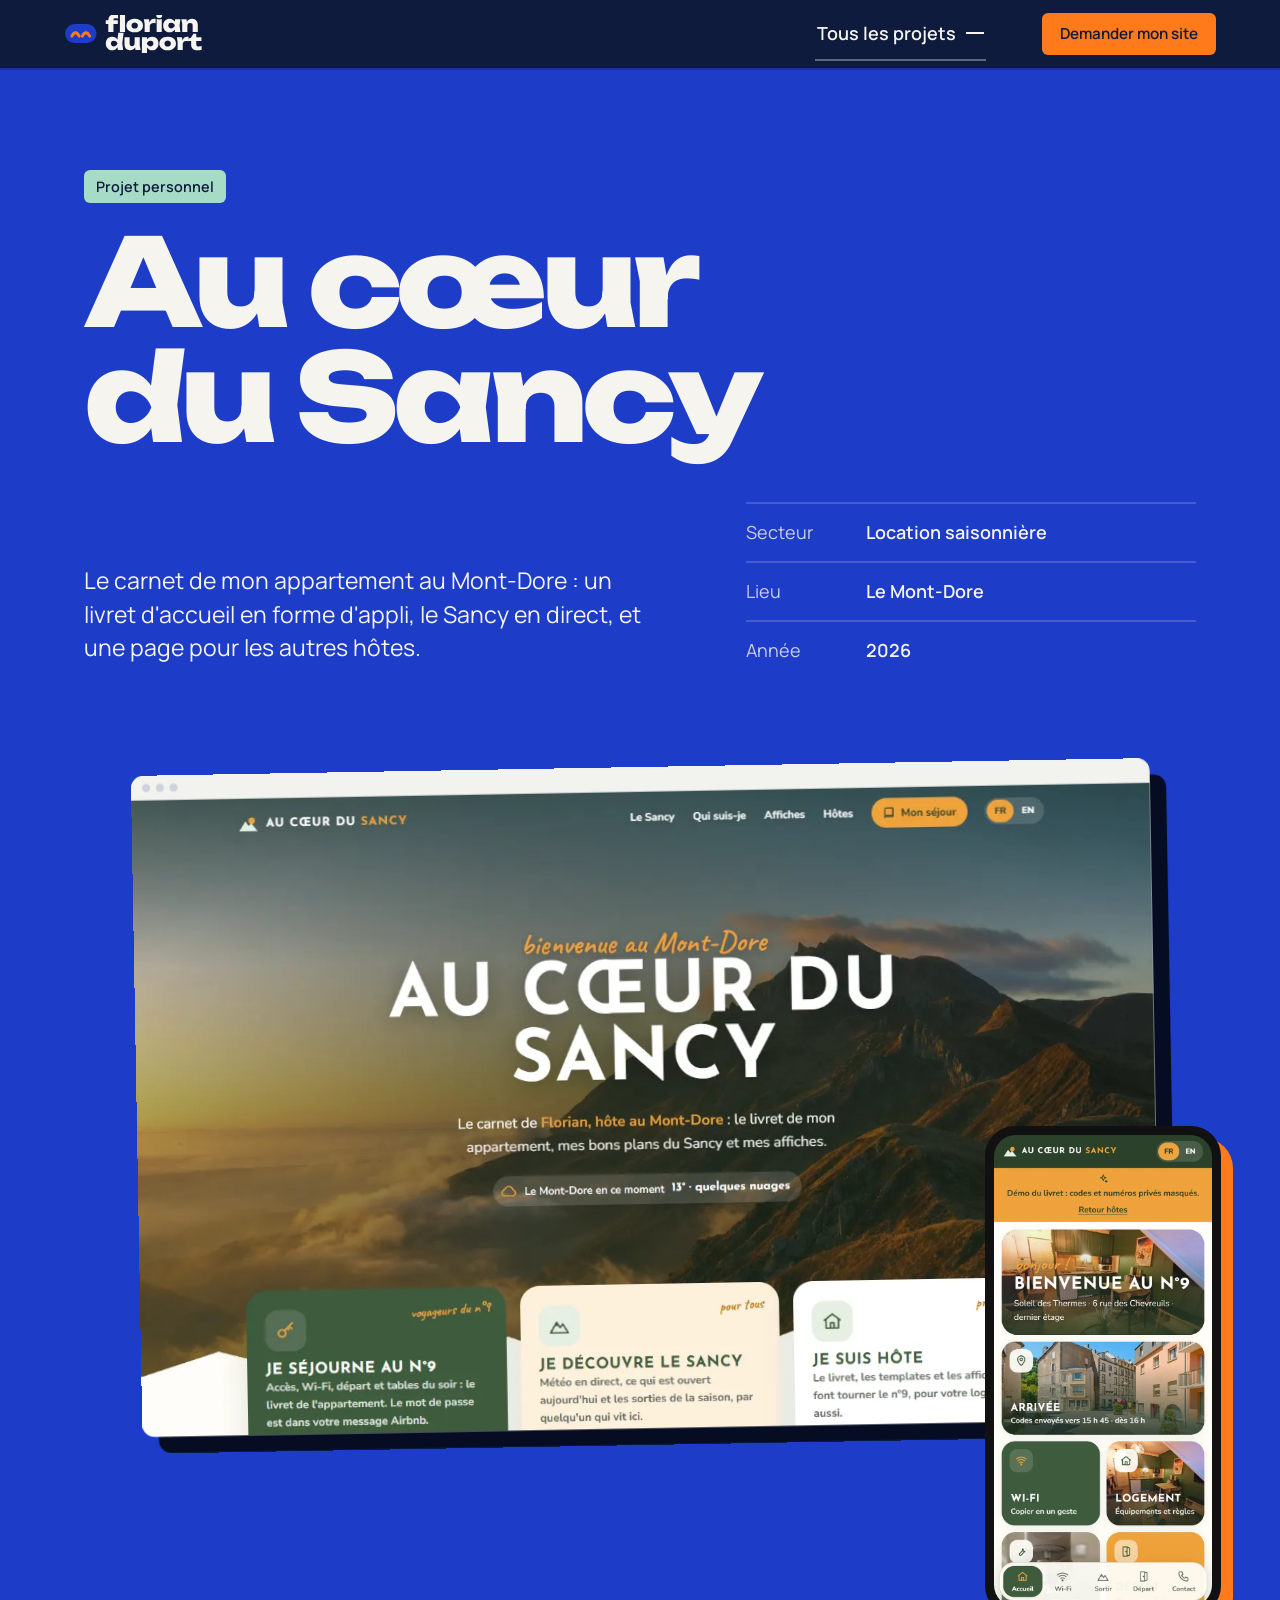
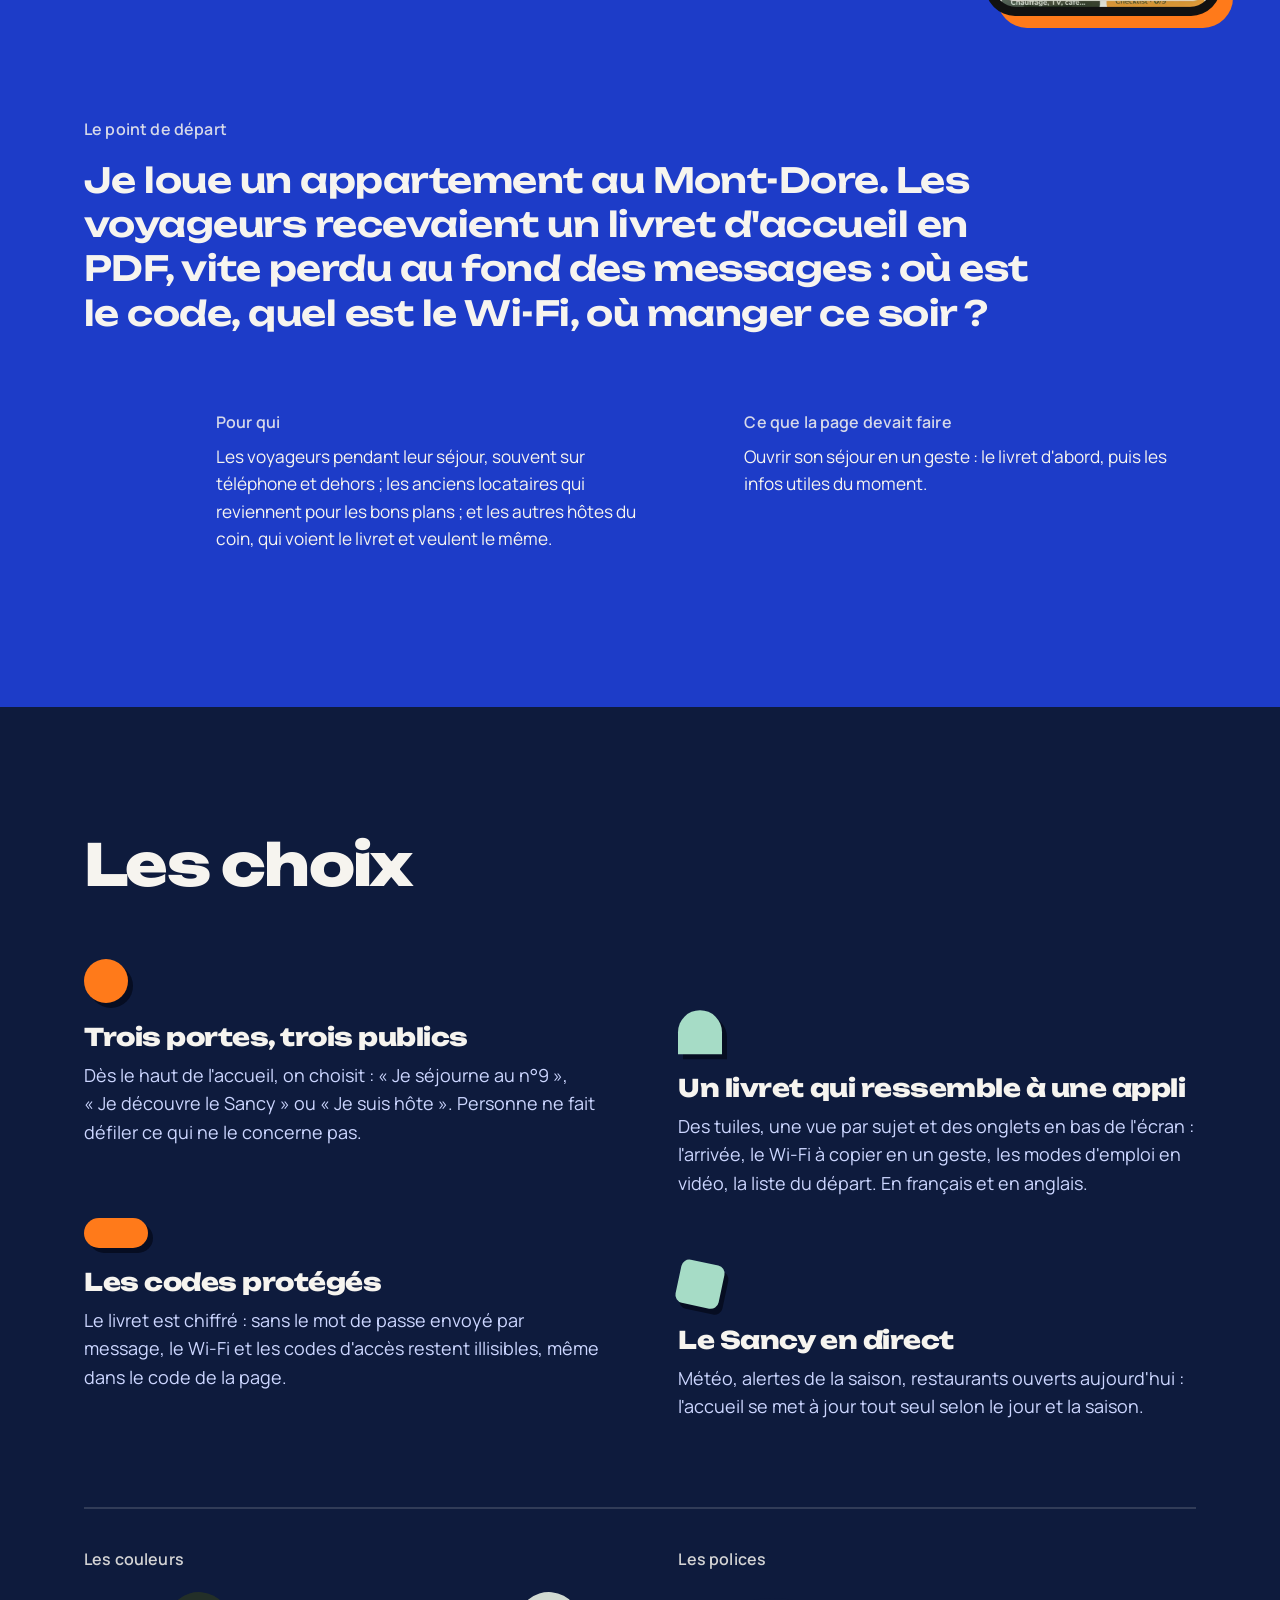
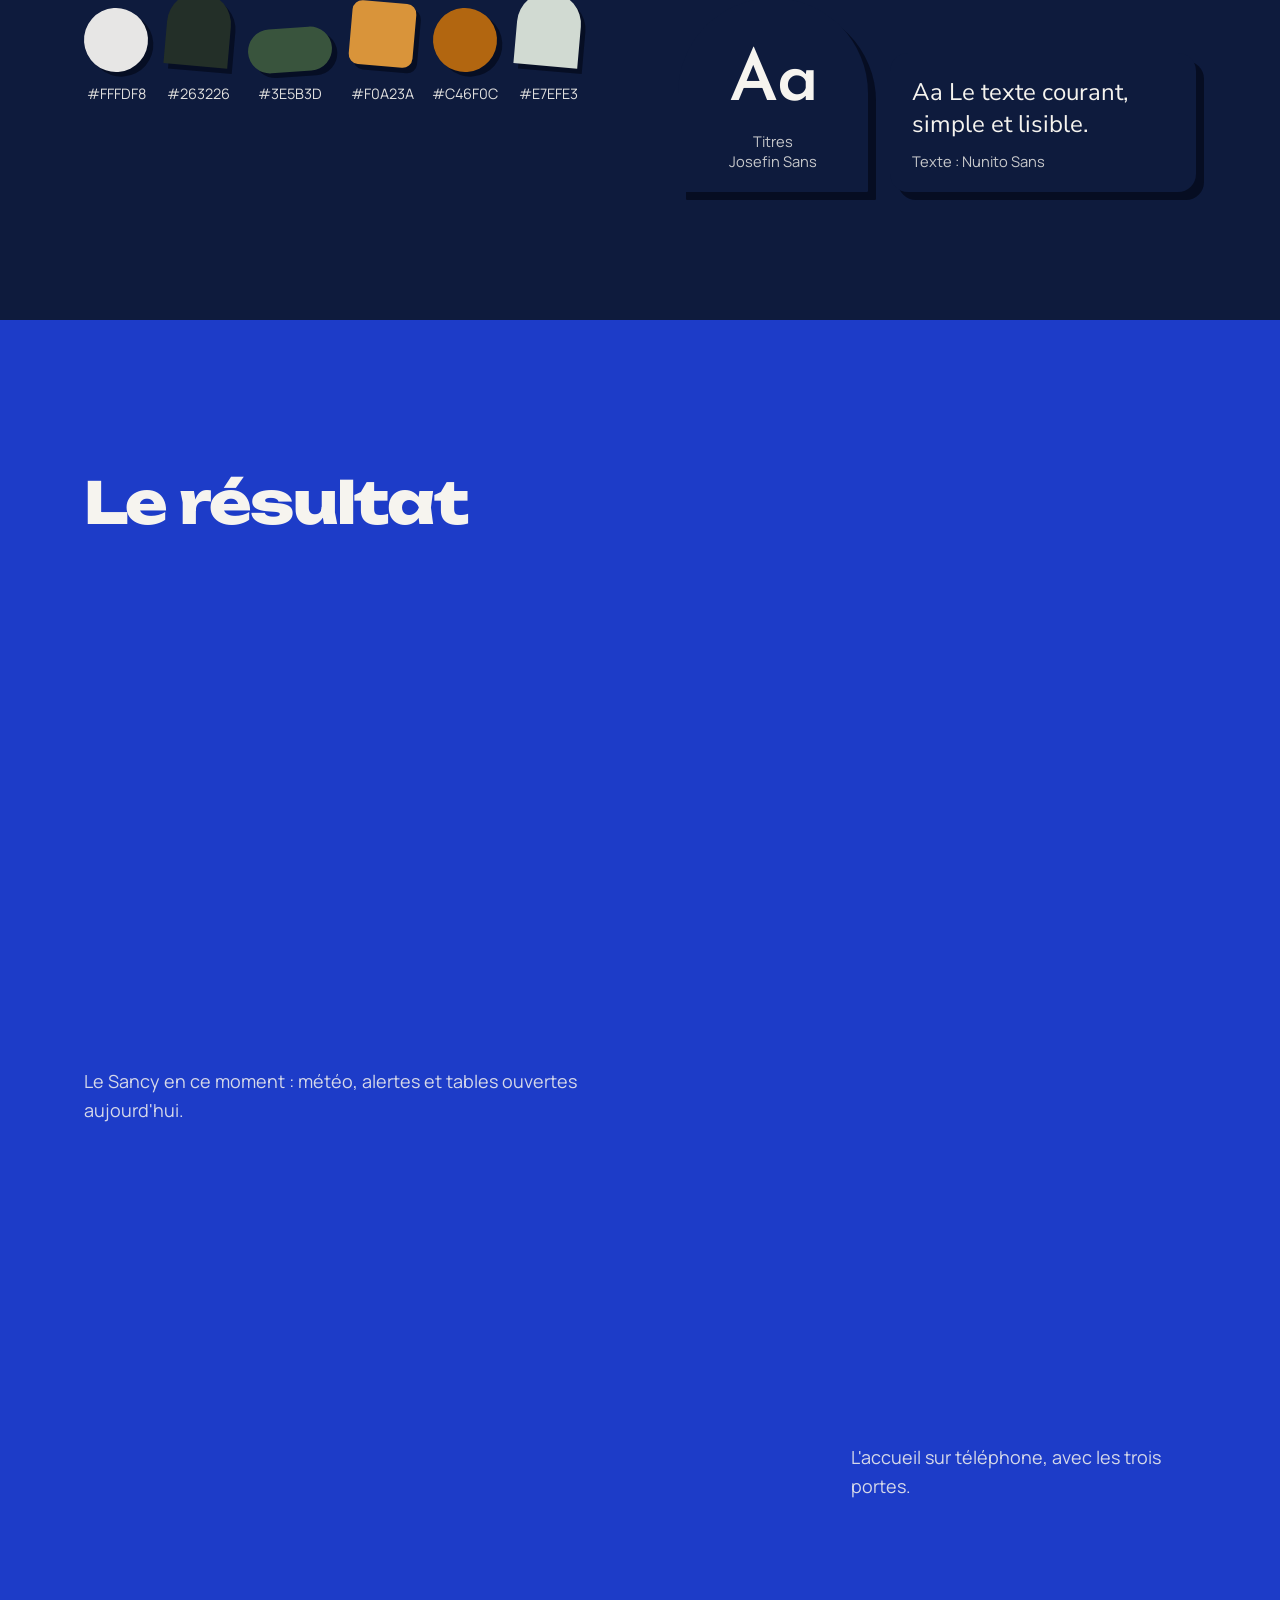
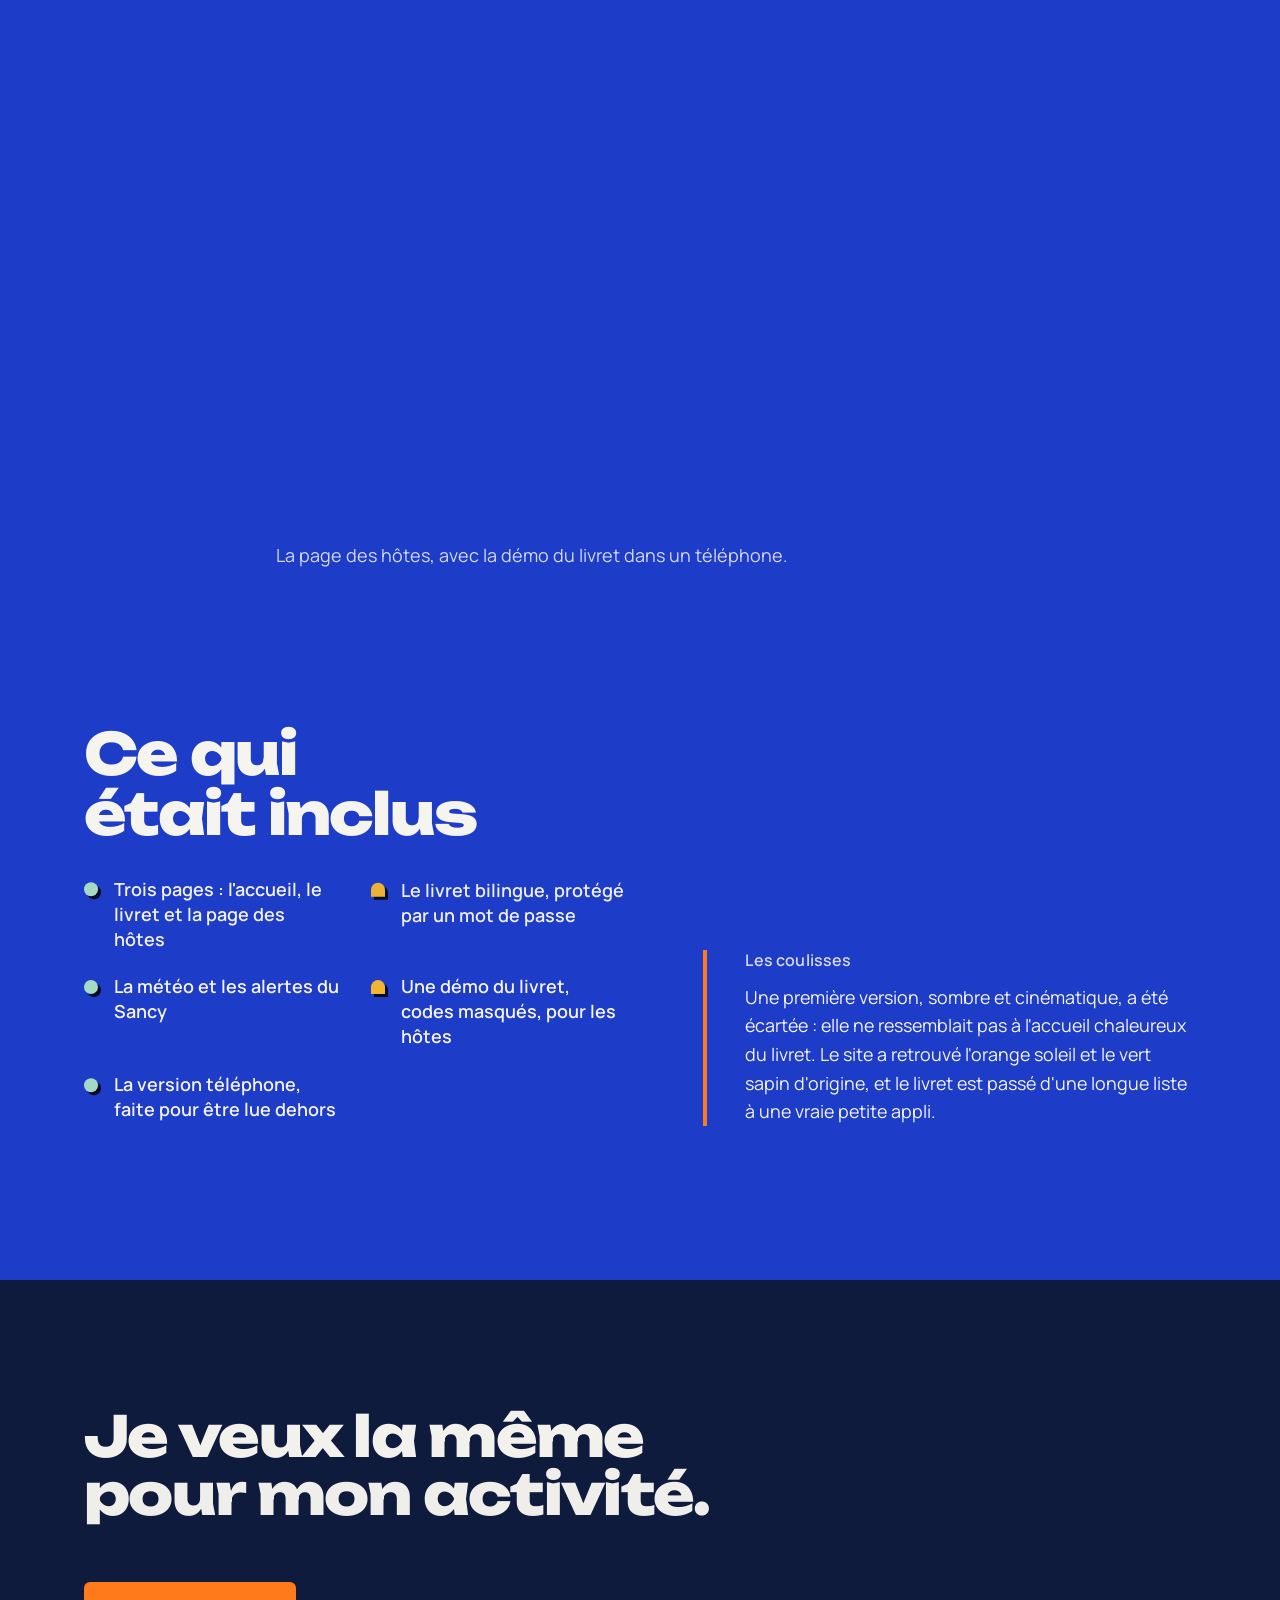
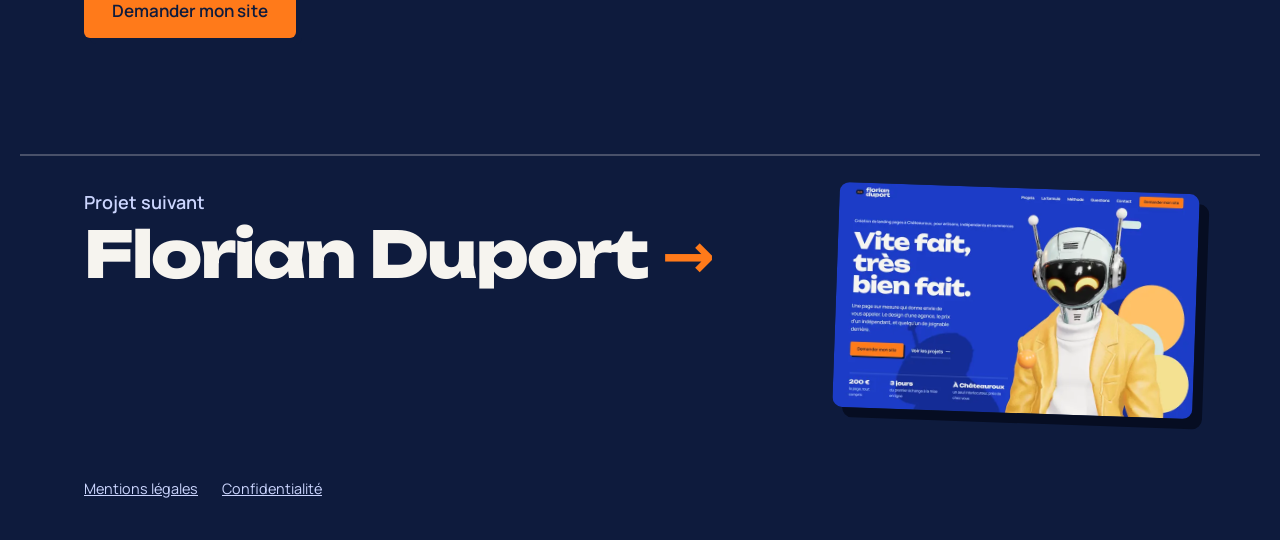
<file: projets/au-coeur-du-sancy.html>
<!doctype html>
<html lang="fr">
<head>
  <meta charset="utf-8" />
  <meta name="viewport" content="width=device-width, initial-scale=1" />
  <!-- Generated from projets/data/au-coeur-du-sancy.json by scripts/projects.mjs: edit the JSON, not this file. -->
  <title>Au cœur du Sancy · Location saisonnière · Projet de Florian Duport</title>
  <meta name="description" content="Le carnet de mon appartement au Mont-Dore&nbsp;: un livret d'accueil en forme d'appli, le Sancy en direct, et une page pour les autres hôtes." />
  <meta name="theme-color" content="#1D3CC8" />
  <link rel="icon" href="/favicon.svg" type="image/svg+xml" />
  <link rel="canonical" href="https://florianduport.fr/projets/au-coeur-du-sancy.html" />
  <meta property="og:type" content="article" />
  <meta property="og:title" content="Au cœur du Sancy · Projet de Florian Duport" />
  <meta property="og:description" content="Le carnet de mon appartement au Mont-Dore&nbsp;: un livret d'accueil en forme d'appli, le Sancy en direct, et une page pour les autres hôtes." />
  <meta property="og:image" content="https://florianduport.fr/img/projets/au-coeur-du-sancy/desktop-hero.webp" />
  <link rel="preconnect" href="https://fonts.gstatic.com" crossorigin />
  <link rel="stylesheet" href="https://fonts.googleapis.com/css2?family=Josefin+Sans:wght@600&family=Nunito+Sans:wght@400&text=Aa%20uc%C5%93rdSnyLetxo%2Csimplb.T%3A&display=swap" media="print" onload="this.media='all'" />
  <noscript><link rel="stylesheet" href="https://fonts.googleapis.com/css2?family=Josefin+Sans:wght@600&family=Nunito+Sans:wght@400&text=Aa%20uc%C5%93rdSnyLetxo%2Csimplb.T%3A&display=swap" /></noscript>
  <script type="application/ld+json">{"@context":"https://schema.org","@type":"CreativeWork","name":"Au cœur du Sancy","about":"Location saisonnière","description":"Le carnet de mon appartement au Mont-Dore : un livret d'accueil en forme d'appli, le Sancy en direct, et une page pour les autres hôtes.","dateCreated":"2026","image":"https://florianduport.fr/img/projets/au-coeur-du-sancy/desktop-hero.webp","creator":{"@type":"Person","name":"Florian Duport","url":"https://florianduport.fr/"}}</script>
  <script type="module" crossorigin src="/assets/style-DcEKXIwO.js"></script>
  <script type="module" crossorigin src="/assets/SplitText-2lVSDwDE.js"></script>
  <script type="module" crossorigin src="/assets/project-NJGssBOo.js"></script>
  <link rel="stylesheet" crossorigin href="/assets/style-DK89FTsJ.css">
  <link rel="stylesheet" crossorigin href="/assets/SplitText-BdVtHKiz.css">
  <link rel="stylesheet" crossorigin href="/assets/project-CuXzj8d0.css">
</head>
<body class="case-page">
  <a class="skip" href="#contenu">Aller au contenu</a>
  <header class="nav is-scrolled">
    <a class="nav__brand" href="/" aria-label="Florian Duport, retour à l'accueil"><svg class="logo" aria-hidden="true" focusable="false" xmlns="http://www.w3.org/2000/svg" viewBox="0 0 627 170"><g transform="translate(0 8) scale(2.34375)">
  <rect class="vs" x="2" y="14" width="60" height="36" rx="18" fill="#0E1B3D"/>
  <path class="ey" d="M15 37 Q22 24 29 37 M35 37 Q42 24 49 37" fill="none" stroke="#FF7A1A" stroke-width="5.5" stroke-linecap="round"/>
</g>
  <path class="lt" fill="#F6F4EF" d="M231.30 14.20L231.30 14.20Q225.80 14.20 223.50 16.05Q221.20 17.90 221.20 22L221.20 22L221.20 76L198.20 76L198.20 23.90Q198.20 15.20 201.70 9.30Q205.20 3.40 211.95 0.35Q218.70-2.70 228.60-2.70L228.60-2.70Q232.40-2.70 235.55-2.15Q238.70-1.60 241.90-0.50L241.90-0.50L241.90 16.10Q239.40 15.20 236.80 14.70Q234.20 14.20 231.30 14.20ZM240.90 40.50L186.80 40.50L186.80 23.70L240.90 23.70L240.90 40.50ZM250.10 76L250.10-1L273.10-1L273.10 76L250.10 76ZM316.30 77.70L316.30 77.70Q305.20 77.70 296.80 73.90Q288.40 70.10 283.70 63.25Q279 56.40 279 47.40L279 47.40Q279 38.20 283.70 31.35Q288.40 24.50 296.80 20.75Q305.20 17 316.40 17L316.40 17Q327.50 17 335.90 20.75Q344.30 24.50 348.95 31.35Q353.60 38.20 353.60 47.40L353.60 47.40Q353.60 56.40 348.95 63.25Q344.30 70.10 335.90 73.90Q327.50 77.70 316.30 77.70ZM316.40 60.90L316.40 60.90Q320.90 60.90 324.05 59.30Q327.20 57.70 328.85 54.65Q330.50 51.60 330.50 47.40L330.50 47.40Q330.50 43.10 328.85 40.05Q327.20 37 324.05 35.40Q320.90 33.80 316.40 33.80L316.40 33.80Q311.90 33.80 308.70 35.40Q305.50 37 303.85 40.05Q302.20 43.10 302.20 47.30L302.20 47.30Q302.20 51.60 303.85 54.65Q305.50 57.70 308.70 59.30Q311.90 60.90 316.40 60.90ZM360.80 38.30L356.90 18.70L380.30 18.70L383.70 39L383.70 76L360.80 76L360.80 38.30ZM409.80 17.60L409.80 17.60L409.80 37.10Q406.60 36.50 403.95 36.25Q401.30 36 399.10 36L399.10 36Q395.00 36 391.50 37.55Q388.00 39.10 385.85 42.85Q383.70 46.60 383.70 53.20L383.70 53.20L379.50 48Q380.40 41.80 381.95 36.25Q383.50 30.70 386.20 26.35Q388.90 22 392.95 19.50Q397.00 17 402.90 17L402.90 17Q404.50 17 406.20 17.15Q407.90 17.30 409.80 17.60ZM414.50 76L414.50 17.60L426.00 20L437.40 17.60L437.40 76L414.50 76ZM426.00 13.80L426.00 13.80Q420.20 13.80 416.60 10.90Q413.00 8 413.00 3.10L413.00 3.10Q413.00-1.90 416.60-4.80Q420.20-7.70 426.00-7.70L426.00-7.70Q432.00-7.70 435.55-4.80Q439.10-1.90 439.10 3.10L439.10 3.10Q439.10 8 435.55 10.90Q432.00 13.80 426.00 13.80ZM520.80 76L497.00 76L494.30 55.60L497.10 47.40L494.30 39.30L497.00 18.70L520.80 18.70L517 47.30L520.80 76ZM502.10 47.40L502.10 47.40Q500.90 56.50 496.85 63.35Q492.80 70.20 486.45 73.95Q480.10 77.70 471.90 77.70L471.90 77.70Q463.60 77.70 457.20 73.90Q450.80 70.10 447.25 63.25Q443.70 56.40 443.70 47.40L443.70 47.40Q443.70 38.20 447.25 31.35Q450.80 24.50 457.20 20.75Q463.60 17 471.90 17L471.90 17Q480.10 17 486.45 20.70Q492.80 24.40 496.90 31.25Q501.00 38.10 502.10 47.40ZM466.80 47.40L466.80 47.40Q466.80 51.20 468.35 54.10Q469.90 57 472.70 58.70Q475.50 60.40 479.10 60.40L479.10 60.40Q482.80 60.40 486.20 58.70Q489.60 57 492.20 54.10Q494.80 51.20 496.00 47.40L496.00 47.40Q494.80 43.60 492.20 40.65Q489.60 37.70 486.20 36Q482.80 34.30 479.10 34.30L479.10 34.30Q475.50 34.30 472.70 36Q469.90 37.70 468.35 40.65Q466.80 43.60 466.80 47.40ZM529 38.90L525.10 18.70L548 18.70L551.90 42.40L551.90 76L529 76L529 38.90ZM572.30 17L572.30 17Q580.70 17 586.50 20.30Q592.30 23.60 595.45 29.65Q598.60 35.70 598.60 43.80L598.60 43.80L598.60 76L575.60 76L575.60 47.10Q575.60 41.50 572.65 38.50Q569.70 35.50 564.30 35.50L564.30 35.50Q560.50 35.50 557.70 37.10Q554.90 38.70 553.40 41.60Q551.90 44.50 551.90 48.60L551.90 48.60L545 45Q546.30 35.70 550.25 29.50Q554.20 23.30 559.90 20.15Q565.60 17 572.30 17Z"/>
  <path class="lt" fill="#F6F4EF" d="M264.60 156.36L240.80 156.36L238 134.96L241.70 127.96L238 118.66L243 79.36L266.80 79.36L260.70 125.86L264.60 156.36ZM245.40 127.76L245.40 127.76Q244.20 136.86 240.15 143.71Q236.10 150.56 229.75 154.31Q223.40 158.06 215.20 158.06L215.20 158.06Q206.90 158.06 200.50 154.26Q194.10 150.46 190.55 143.61Q187 136.76 187 127.76L187 127.76Q187 118.56 190.55 111.71Q194.10 104.86 200.50 101.11Q206.90 97.36 215.20 97.36L215.20 97.36Q223.40 97.36 229.75 101.06Q236.10 104.76 240.20 111.61Q244.30 118.46 245.40 127.76ZM210.10 127.76L210.10 127.76Q210.10 131.56 211.65 134.46Q213.20 137.36 216 139.06Q218.80 140.76 222.40 140.76L222.40 140.76Q226.10 140.76 229.50 139.06Q232.90 137.36 235.50 134.46Q238.10 131.56 239.30 127.76L239.30 127.76Q238.10 123.96 235.50 121.01Q232.90 118.06 229.50 116.36Q226.10 114.66 222.40 114.66L222.40 114.66Q218.80 114.66 216 116.36Q213.20 118.06 211.65 121.01Q210.10 123.96 210.10 127.76ZM296.20 157.96L296.20 157.96Q288.20 157.96 282.45 154.66Q276.70 151.36 273.70 145.31Q270.70 139.26 270.70 131.26L270.70 131.26L270.70 99.06L293.60 99.06L293.60 127.96Q293.60 133.46 296.40 136.46Q299.20 139.46 304.30 139.46L304.30 139.46Q308.20 139.46 310.80 137.96Q313.40 136.46 314.75 133.56Q316.10 130.66 316.10 126.46L316.10 126.46L323 130.06Q321.80 139.16 317.90 145.41Q314 151.66 308.45 154.81Q302.90 157.96 296.20 157.96ZM342.90 156.36L319.90 156.36L316.10 132.66L316.10 99.06L339 99.06L339 136.16L342.90 156.36ZM348.60 172.86L348.60 99.06L371.50 99.06L371.50 114.36L370.60 116.96L370.60 134.46L371.50 139.56L371.50 172.86L348.60 172.86ZM364.50 127.76L364.50 127.76Q365.70 118.46 369.75 111.61Q373.80 104.76 380.20 101.06Q386.60 97.36 394.70 97.36L394.70 97.36Q403.10 97.36 409.45 101.11Q415.80 104.86 419.35 111.71Q422.90 118.56 422.90 127.76L422.90 127.76Q422.90 136.76 419.35 143.61Q415.80 150.46 409.45 154.26Q403.10 158.06 394.70 158.06L394.70 158.06Q386.50 158.06 380.15 154.31Q373.80 150.56 369.80 143.71Q365.80 136.86 364.50 127.76ZM399.80 127.76L399.80 127.76Q399.80 123.96 398.25 121.01Q396.70 118.06 393.90 116.36Q391.10 114.66 387.50 114.66L387.50 114.66Q383.80 114.66 380.40 116.36Q377 118.06 374.45 121.01Q371.90 123.96 370.70 127.76L370.70 127.76Q371.90 131.56 374.45 134.46Q377 137.36 380.40 139.06Q383.80 140.76 387.50 140.76L387.50 140.76Q391.10 140.76 393.90 139.06Q396.70 137.36 398.25 134.46Q399.80 131.56 399.80 127.76ZM463.80 158.06L463.80 158.06Q452.70 158.06 444.30 154.26Q435.90 150.46 431.20 143.61Q426.50 136.76 426.50 127.76L426.50 127.76Q426.50 118.56 431.20 111.71Q435.90 104.86 444.30 101.11Q452.70 97.36 463.90 97.36L463.90 97.36Q475.00 97.36 483.40 101.11Q491.80 104.86 496.45 111.71Q501.10 118.56 501.10 127.76L501.10 127.76Q501.10 136.76 496.45 143.61Q491.80 150.46 483.40 154.26Q475.00 158.06 463.80 158.06ZM463.90 141.26L463.90 141.26Q468.40 141.26 471.55 139.66Q474.70 138.06 476.35 135.01Q478.00 131.96 478.00 127.76L478.00 127.76Q478.00 123.46 476.35 120.41Q474.70 117.36 471.55 115.76Q468.40 114.16 463.90 114.16L463.90 114.16Q459.40 114.16 456.20 115.76Q453.00 117.36 451.35 120.41Q449.70 123.46 449.70 127.66L449.70 127.66Q449.70 131.96 451.35 135.01Q453.00 138.06 456.20 139.66Q459.40 141.26 463.90 141.26ZM508.30 118.66L504.40 99.06L527.80 99.06L531.20 119.36L531.20 156.36L508.30 156.36L508.30 118.66ZM557.30 97.96L557.30 97.96L557.30 117.46Q554.10 116.86 551.45 116.61Q548.80 116.36 546.60 116.36L546.60 116.36Q542.50 116.36 539 117.91Q535.50 119.46 533.35 123.21Q531.20 126.96 531.20 133.56L531.20 133.56L527 128.36Q527.90 122.16 529.45 116.61Q531 111.06 533.70 106.71Q536.40 102.36 540.45 99.86Q544.50 97.36 550.40 97.36L550.40 97.36Q552 97.36 553.70 97.51Q555.40 97.66 557.30 97.96ZM568.80 115.86L557.40 115.86L557.40 105.96L568.80 100.76L578.80 83.56L591.80 83.56L591.80 99.06L615 99.06L615 115.86L591.80 115.86L591.80 130.16Q591.80 135.96 594.05 138.36Q596.30 140.76 602.90 140.76L602.90 140.76Q607 140.76 610.20 140.11Q613.40 139.46 616 138.46L616 138.46L616 155.36Q612.80 156.36 607.90 157.21Q603 158.06 597.60 158.06L597.60 158.06Q587.80 158.06 581.45 155.06Q575.10 152.06 571.95 146.46Q568.80 140.86 568.80 133.26L568.80 133.26L568.80 115.86Z"/></svg></a>
    <a class="link-arrow case-back" href="/#projets">Tous les projets</a>
    <a class="btn btn--primary nav__cta case-navcta" href="/#contact">Demander mon site</a>
  </header>

  <main id="contenu" class="case">
    <section class="wrap case-hero">
      <p class="case-tag">Projet personnel</p>
      <h1 class="case-title">Au cœur du Sancy</h1>
      <div class="case-hero__row">
        <p class="case-lead">Le carnet de mon appartement au Mont-Dore&nbsp;: un livret d'accueil en forme d'appli, le Sancy en direct, et une page pour les autres hôtes.</p>
        <dl class="case-facts">
          <div><dt>Secteur</dt><dd>Location saisonnière</dd></div>
          <div><dt>Lieu</dt><dd>Le Mont-Dore</dd></div>
          <div><dt>Année</dt><dd>2026</dd></div>
        </dl>
      </div>
      
    </section>

    <section class="case-stage" aria-label="Aperçu de la page">
      <div class="wrap case-stage__inner">
        <figure class="case-screen" style="view-transition-name:shot-au-coeur-du-sancy"><span class="browser-bar" aria-hidden="true"><i></i><i></i><i></i></span><img src="/img/projets/au-coeur-du-sancy/desktop-hero.webp" srcset="/img/projets/au-coeur-du-sancy/desktop-hero-800.webp 800w, /img/projets/au-coeur-du-sancy/desktop-hero.webp 1440w" sizes="(max-width: 900px) 92vw, 1100px" alt="La page Au cœur du Sancy sur ordinateur" width="1440" height="900" fetchpriority="high" /></figure>
        <figure class="case-phone"><img src="/img/projets/au-coeur-du-sancy/mobile-livret.webp" alt="La page Au cœur du Sancy sur téléphone" width="640" height="1387" loading="lazy" /></figure>
      </div>
    </section>

    <section class="wrap case-intro">
      <h2 class="case-label">Le point de départ</h2>
      <p class="case-statement">Je loue un appartement au Mont-Dore. Les voyageurs recevaient un livret d'accueil en PDF, vite perdu au fond des messages&nbsp;: où est le code, quel est le Wi-Fi, où manger ce soir&nbsp;?</p>
      <div class="case-intro__cols">
        <div><h2 class="case-label">Pour qui</h2><p>Les voyageurs pendant leur séjour, souvent sur téléphone et dehors&nbsp;; les anciens locataires qui reviennent pour les bons plans&nbsp;; et les autres hôtes du coin, qui voient le livret et veulent le même.</p></div>
        <div><h2 class="case-label">Ce que la page devait faire</h2><p>Ouvrir son séjour en un geste&nbsp;: le livret d'abord, puis les infos utiles du moment.</p></div>
      </div>
    </section>

    <section class="case-choices">
      <div class="wrap">
        <h2 class="case-h2">Les choix</h2>
        <ul class="case-choice-list" role="list">
          <li class="case-choice"><span class="shape shape--disc" aria-hidden="true"></span><h3>Trois portes, trois publics</h3><p>Dès le haut de l'accueil, on choisit&nbsp;: «&nbsp;Je séjourne au n°9&nbsp;», «&nbsp;Je découvre le Sancy&nbsp;» ou «&nbsp;Je suis hôte&nbsp;». Personne ne fait défiler ce qui ne le concerne pas.</p></li>
          <li class="case-choice"><span class="shape shape--arch" aria-hidden="true"></span><h3>Un livret qui ressemble à une appli</h3><p>Des tuiles, une vue par sujet et des onglets en bas de l'écran&nbsp;: l'arrivée, le Wi-Fi à copier en un geste, les modes d'emploi en vidéo, la liste du départ. En français et en anglais.</p></li>
          <li class="case-choice"><span class="shape shape--pill" aria-hidden="true"></span><h3>Les codes protégés</h3><p>Le livret est chiffré&nbsp;: sans le mot de passe envoyé par message, le Wi-Fi et les codes d'accès restent illisibles, même dans le code de la page.</p></li>
          <li class="case-choice"><span class="shape shape--tile" aria-hidden="true"></span><h3>Le Sancy en direct</h3><p>Météo, alertes de la saison, restaurants ouverts aujourd'hui&nbsp;: l'accueil se met à jour tout seul selon le jour et la saison.</p></li>
        </ul>
        <div class="case-identity">
          <div class="case-swatches"><h3 class="case-label">Les couleurs</h3><ul role="list"><li class="swatch swatch--disc"><span style="background:#FFFDF8"></span>#FFFDF8</li><li class="swatch swatch--arch"><span style="background:#263226"></span>#263226</li><li class="swatch swatch--pill"><span style="background:#3E5B3D"></span>#3E5B3D</li><li class="swatch swatch--tile"><span style="background:#F0A23A"></span>#F0A23A</li><li class="swatch swatch--disc"><span style="background:#C46F0C"></span>#C46F0C</li><li class="swatch swatch--arch"><span style="background:#E7EFE3"></span>#E7EFE3</li></ul></div>
          <div class="case-fonts"><h3 class="case-label">Les polices</h3>
            <div class="case-fontcards">
              <div class="case-fontcard case-fontcard--arch"><p class="case-font case-font--head" style="font-family:'Josefin Sans', var(--font-head)">Aa</p><p class="case-font__name">Titres<br />Josefin Sans</p></div>
              <div class="case-fontcard case-fontcard--pill"><p class="case-font case-font--body" style="font-family:'Nunito Sans', var(--font)">Aa Le texte courant, simple et lisible.</p><p class="case-font__name">Texte&nbsp;: Nunito Sans</p></div>
            </div></div>
        </div>
      </div>
    </section>

    <section class="wrap case-gallery" aria-labelledby="resultat">
      <h2 class="case-h2" id="resultat">Le résultat</h2>
      <div class="case-shots">
        <figure class="case-shot"><span class="case-shot__frame"><img src="/img/projets/au-coeur-du-sancy/desktop-sancy.webp" srcset="/img/projets/au-coeur-du-sancy/desktop-sancy-800.webp 800w, /img/projets/au-coeur-du-sancy/desktop-sancy.webp 1440w" sizes="(max-width: 900px) 92vw, 840px" alt="Le Sancy en ce moment&nbsp;: météo, alertes et tables ouvertes aujourd'hui." width="1440" height="900" loading="lazy" decoding="async" /></span><figcaption>Le Sancy en ce moment&nbsp;: météo, alertes et tables ouvertes aujourd'hui.</figcaption></figure>
        <figure class="case-shot case-shot--mobile"><span class="case-shot__frame"><img src="/img/projets/au-coeur-du-sancy/mobile-hero.webp"  alt="L'accueil sur téléphone, avec les trois portes." width="640" height="1387" loading="lazy" decoding="async" /></span><figcaption>L'accueil sur téléphone, avec les trois portes.</figcaption></figure>
        <figure class="case-shot"><span class="case-shot__frame"><img src="/img/projets/au-coeur-du-sancy/desktop-hotes.webp" srcset="/img/projets/au-coeur-du-sancy/desktop-hotes-800.webp 800w, /img/projets/au-coeur-du-sancy/desktop-hotes.webp 1440w" sizes="(max-width: 900px) 92vw, 840px" alt="La page des hôtes, avec la démo du livret dans un téléphone." width="1440" height="900" loading="lazy" decoding="async" /></span><figcaption>La page des hôtes, avec la démo du livret dans un téléphone.</figcaption></figure>
      </div>
    </section>

    <section class="wrap case-close">
      <div>
        <h2 class="case-h2">Ce qui était inclus</h2>
        <ul class="case-included" role="list"><li>Trois pages&nbsp;: l'accueil, le livret et la page des hôtes</li><li>Le livret bilingue, protégé par un mot de passe</li><li>La météo et les alertes du Sancy</li><li>Une démo du livret, codes masqués, pour les hôtes</li><li>La version téléphone, faite pour être lue dehors</li></ul>
      </div>
      <div class="case-backstage">
        <h2 class="case-label">Les coulisses</h2>
        <p>Une première version, sombre et cinématique, a été écartée&nbsp;: elle ne ressemblait pas à l'accueil chaleureux du livret. Le site a retrouvé l'orange soleil et le vert sapin d'origine, et le livret est passé d'une longue liste à une vraie petite appli.</p>
        
      </div>
    </section>

    <section class="case-cta">
      <div class="wrap case-cta__inner">
        <p class="footer__big">Je veux la même pour mon activité.</p>
        <a class="btn btn--primary btn--lg" href="/#contact">Demander mon site</a>
      </div>
      <a class="wrap case-next" href="/projets/florian-duport.html">
        <span class="case-next__label">Projet suivant</span>
        <span class="case-next__name">Florian Duport</span>
        <span class="case-next__shot" style="view-transition-name:shot-florian-duport"><img src="/img/projets/florian-duport/desktop-hero-800.webp" alt="" width="800" height="500" loading="lazy" /></span>
      </a>
      <p class="wrap case-legal"><a href="/mentions-legales.html">Mentions légales</a><a href="/confidentialite.html">Confidentialité</a></p>
    </section>
  </main>
</body>
</html>
</file>
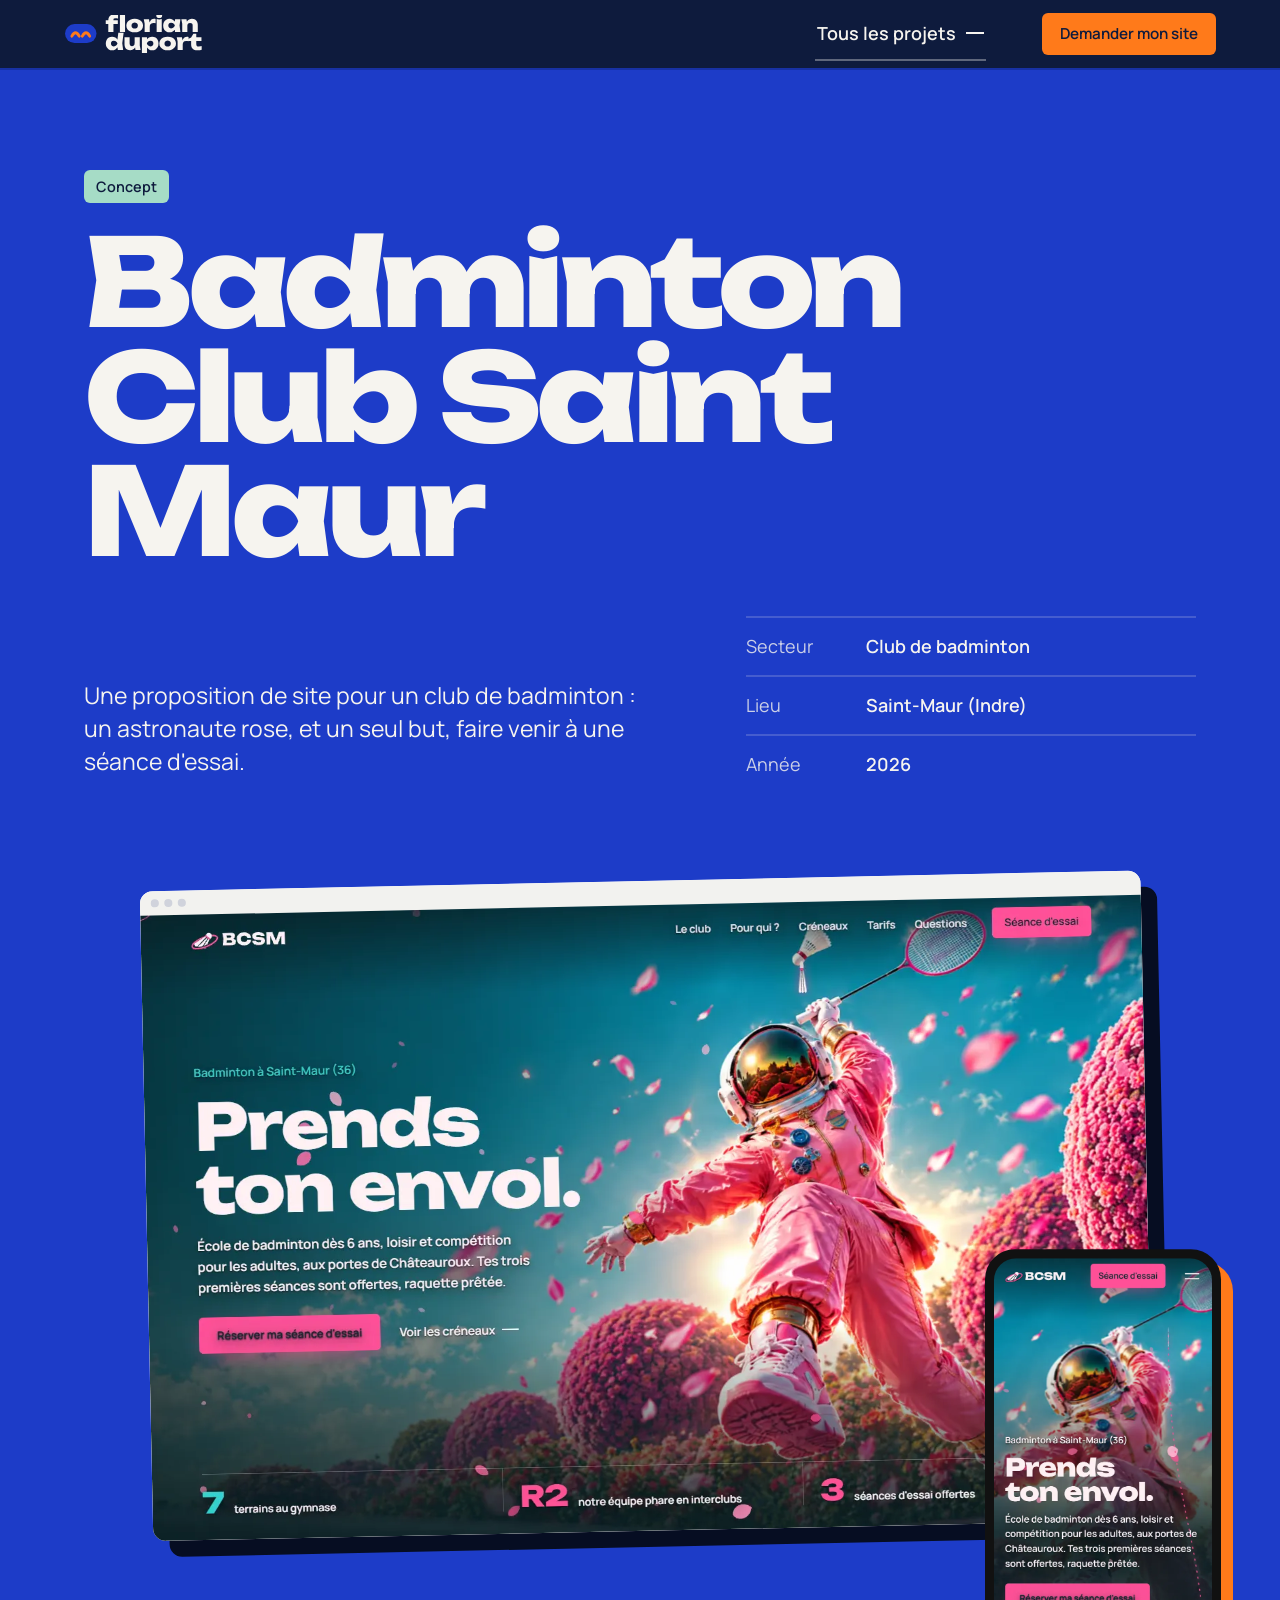
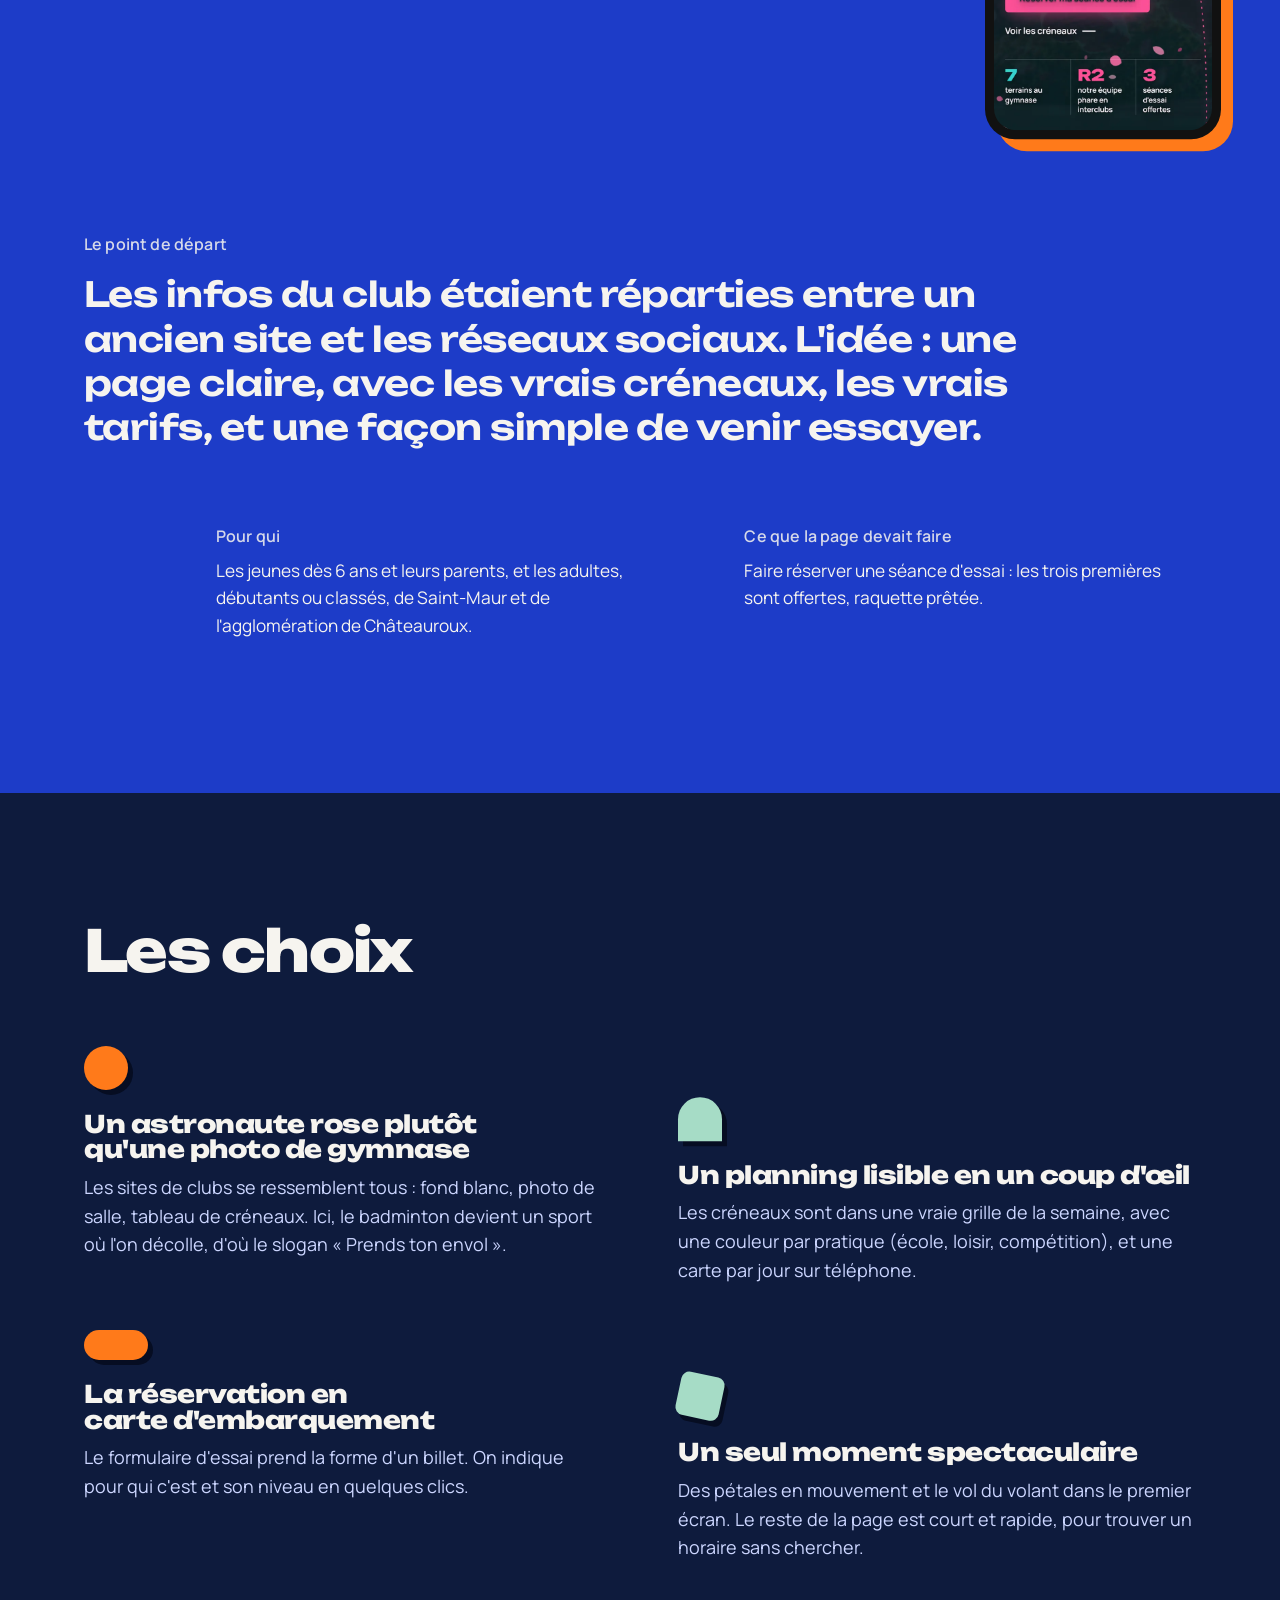
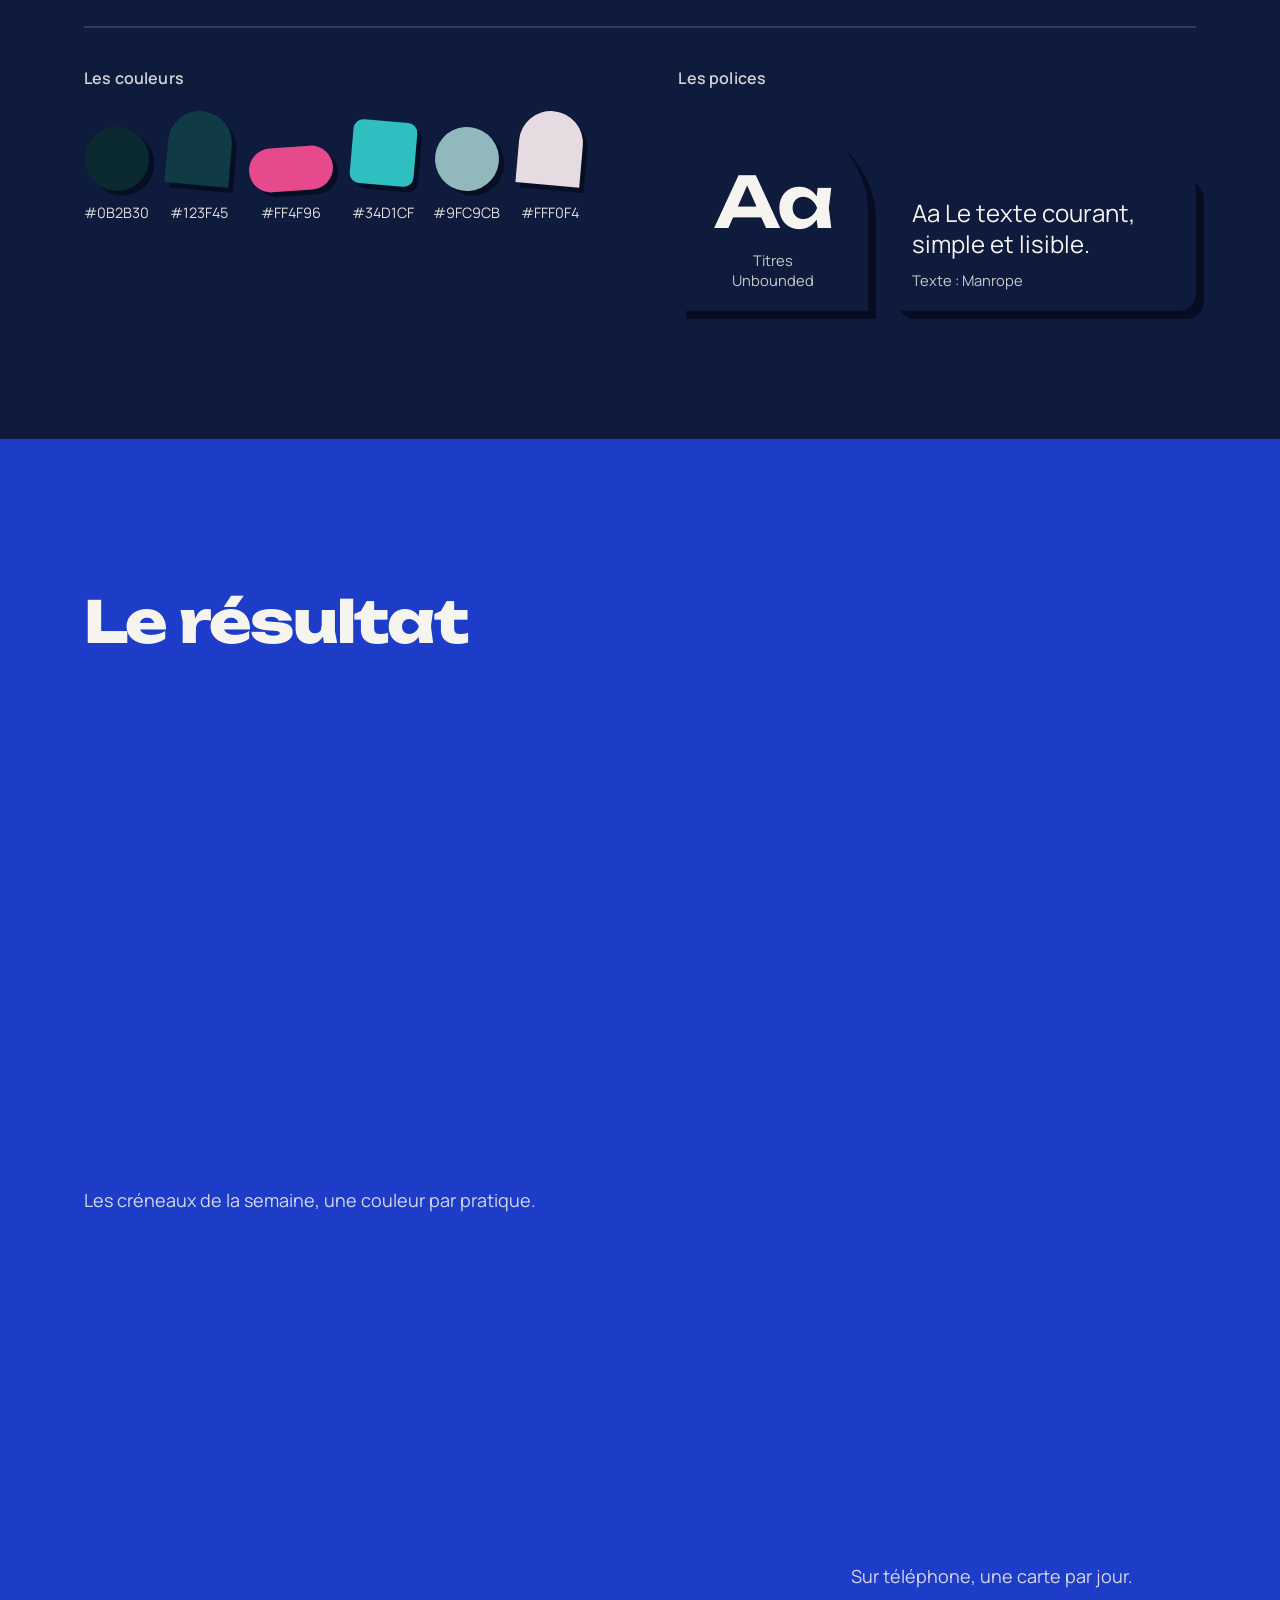
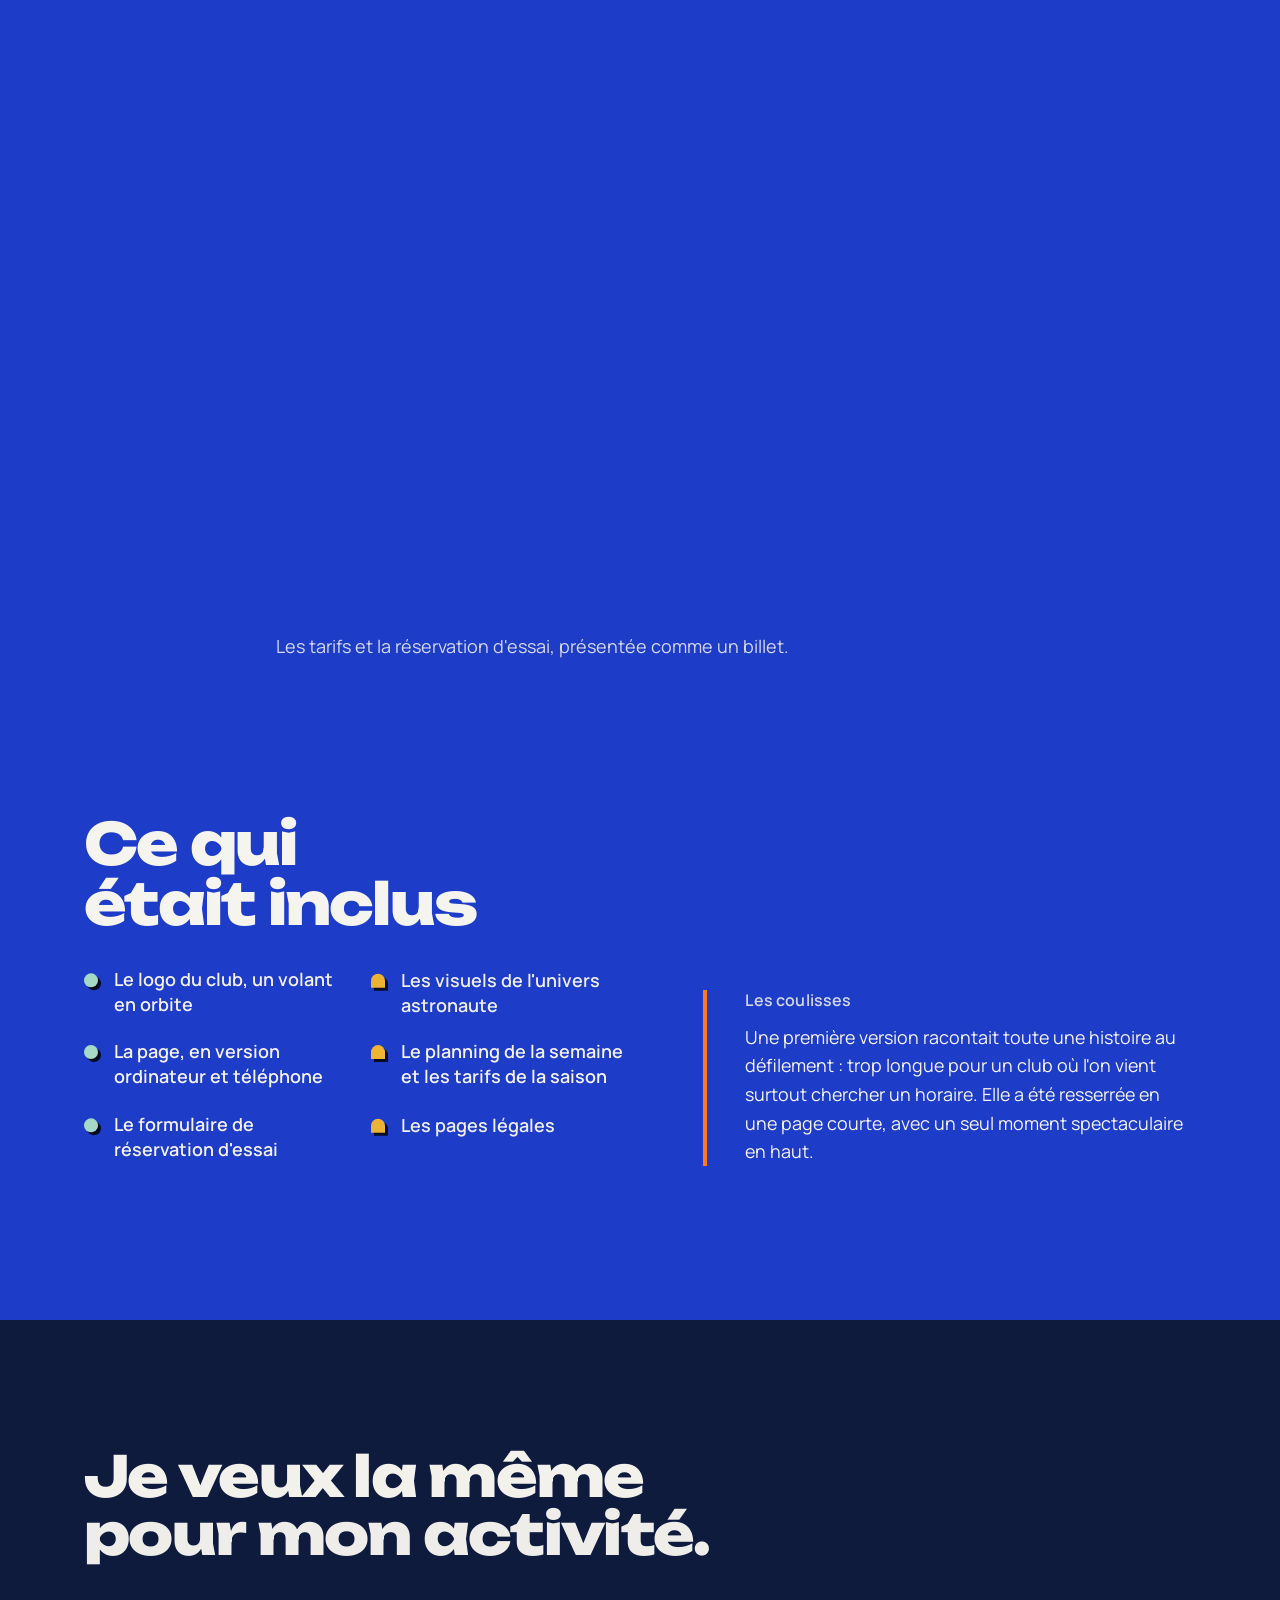
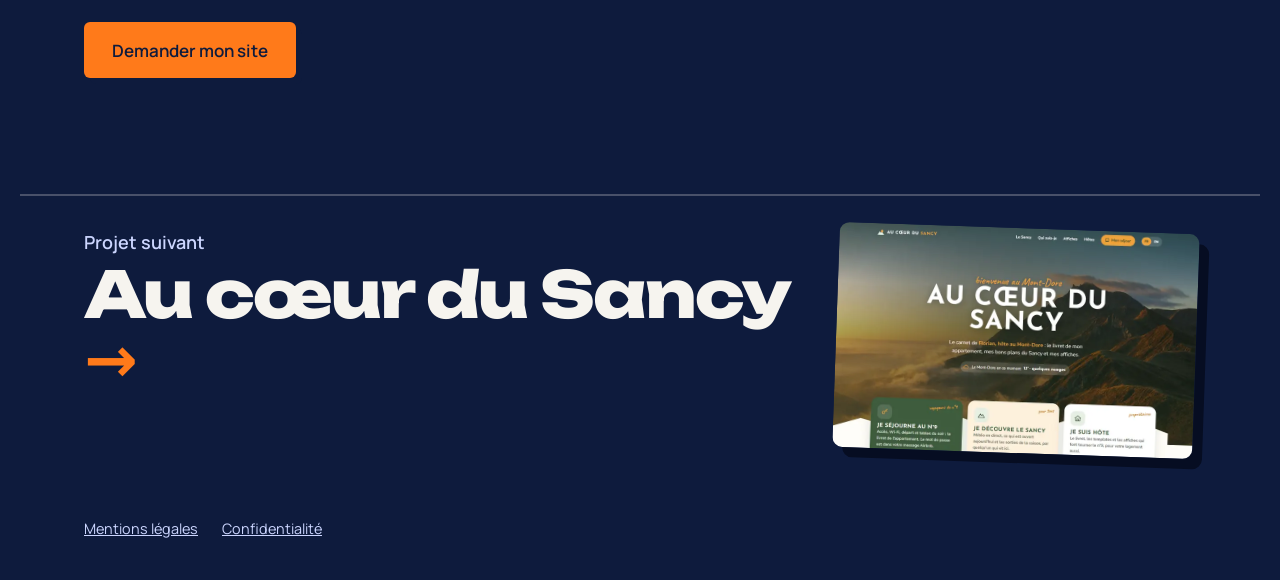
<file: projets/badminton-saint-maur.html>
<!doctype html>
<html lang="fr">
<head>
  <meta charset="utf-8" />
  <meta name="viewport" content="width=device-width, initial-scale=1" />
  <!-- Generated from projets/data/badminton-saint-maur.json by scripts/projects.mjs: edit the JSON, not this file. -->
  <title>Badminton Club Saint Maur · Club de badminton · Projet de Florian Duport</title>
  <meta name="description" content="Une proposition de site pour un club de badminton&nbsp;: un astronaute rose, et un seul but, faire venir à une séance d'essai." />
  <meta name="theme-color" content="#1D3CC8" />
  <link rel="icon" href="/favicon.svg" type="image/svg+xml" />
  <link rel="canonical" href="https://florianduport.fr/projets/badminton-saint-maur.html" />
  <meta property="og:type" content="article" />
  <meta property="og:title" content="Badminton Club Saint Maur · Projet de Florian Duport" />
  <meta property="og:description" content="Une proposition de site pour un club de badminton&nbsp;: un astronaute rose, et un seul but, faire venir à une séance d'essai." />
  <meta property="og:image" content="https://florianduport.fr/img/projets/badminton-saint-maur/desktop-hero.webp" />
  
  <script type="application/ld+json">{"@context":"https://schema.org","@type":"CreativeWork","name":"Badminton Club Saint Maur","about":"Club de badminton","description":"Une proposition de site pour un club de badminton : un astronaute rose, et un seul but, faire venir à une séance d'essai.","dateCreated":"2026","image":"https://florianduport.fr/img/projets/badminton-saint-maur/desktop-hero.webp","creator":{"@type":"Person","name":"Florian Duport","url":"https://florianduport.fr/"}}</script>
  <script type="module" crossorigin src="/assets/style-DcEKXIwO.js"></script>
  <script type="module" crossorigin src="/assets/SplitText-2lVSDwDE.js"></script>
  <script type="module" crossorigin src="/assets/project-NJGssBOo.js"></script>
  <link rel="stylesheet" crossorigin href="/assets/style-DK89FTsJ.css">
  <link rel="stylesheet" crossorigin href="/assets/SplitText-BdVtHKiz.css">
  <link rel="stylesheet" crossorigin href="/assets/project-CuXzj8d0.css">
</head>
<body class="case-page">
  <a class="skip" href="#contenu">Aller au contenu</a>
  <header class="nav is-scrolled">
    <a class="nav__brand" href="/" aria-label="Florian Duport, retour à l'accueil"><svg class="logo" aria-hidden="true" focusable="false" xmlns="http://www.w3.org/2000/svg" viewBox="0 0 627 170"><g transform="translate(0 8) scale(2.34375)">
  <rect class="vs" x="2" y="14" width="60" height="36" rx="18" fill="#0E1B3D"/>
  <path class="ey" d="M15 37 Q22 24 29 37 M35 37 Q42 24 49 37" fill="none" stroke="#FF7A1A" stroke-width="5.5" stroke-linecap="round"/>
</g>
  <path class="lt" fill="#F6F4EF" d="M231.30 14.20L231.30 14.20Q225.80 14.20 223.50 16.05Q221.20 17.90 221.20 22L221.20 22L221.20 76L198.20 76L198.20 23.90Q198.20 15.20 201.70 9.30Q205.20 3.40 211.95 0.35Q218.70-2.70 228.60-2.70L228.60-2.70Q232.40-2.70 235.55-2.15Q238.70-1.60 241.90-0.50L241.90-0.50L241.90 16.10Q239.40 15.20 236.80 14.70Q234.20 14.20 231.30 14.20ZM240.90 40.50L186.80 40.50L186.80 23.70L240.90 23.70L240.90 40.50ZM250.10 76L250.10-1L273.10-1L273.10 76L250.10 76ZM316.30 77.70L316.30 77.70Q305.20 77.70 296.80 73.90Q288.40 70.10 283.70 63.25Q279 56.40 279 47.40L279 47.40Q279 38.20 283.70 31.35Q288.40 24.50 296.80 20.75Q305.20 17 316.40 17L316.40 17Q327.50 17 335.90 20.75Q344.30 24.50 348.95 31.35Q353.60 38.20 353.60 47.40L353.60 47.40Q353.60 56.40 348.95 63.25Q344.30 70.10 335.90 73.90Q327.50 77.70 316.30 77.70ZM316.40 60.90L316.40 60.90Q320.90 60.90 324.05 59.30Q327.20 57.70 328.85 54.65Q330.50 51.60 330.50 47.40L330.50 47.40Q330.50 43.10 328.85 40.05Q327.20 37 324.05 35.40Q320.90 33.80 316.40 33.80L316.40 33.80Q311.90 33.80 308.70 35.40Q305.50 37 303.85 40.05Q302.20 43.10 302.20 47.30L302.20 47.30Q302.20 51.60 303.85 54.65Q305.50 57.70 308.70 59.30Q311.90 60.90 316.40 60.90ZM360.80 38.30L356.90 18.70L380.30 18.70L383.70 39L383.70 76L360.80 76L360.80 38.30ZM409.80 17.60L409.80 17.60L409.80 37.10Q406.60 36.50 403.95 36.25Q401.30 36 399.10 36L399.10 36Q395.00 36 391.50 37.55Q388.00 39.10 385.85 42.85Q383.70 46.60 383.70 53.20L383.70 53.20L379.50 48Q380.40 41.80 381.95 36.25Q383.50 30.70 386.20 26.35Q388.90 22 392.95 19.50Q397.00 17 402.90 17L402.90 17Q404.50 17 406.20 17.15Q407.90 17.30 409.80 17.60ZM414.50 76L414.50 17.60L426.00 20L437.40 17.60L437.40 76L414.50 76ZM426.00 13.80L426.00 13.80Q420.20 13.80 416.60 10.90Q413.00 8 413.00 3.10L413.00 3.10Q413.00-1.90 416.60-4.80Q420.20-7.70 426.00-7.70L426.00-7.70Q432.00-7.70 435.55-4.80Q439.10-1.90 439.10 3.10L439.10 3.10Q439.10 8 435.55 10.90Q432.00 13.80 426.00 13.80ZM520.80 76L497.00 76L494.30 55.60L497.10 47.40L494.30 39.30L497.00 18.70L520.80 18.70L517 47.30L520.80 76ZM502.10 47.40L502.10 47.40Q500.90 56.50 496.85 63.35Q492.80 70.20 486.45 73.95Q480.10 77.70 471.90 77.70L471.90 77.70Q463.60 77.70 457.20 73.90Q450.80 70.10 447.25 63.25Q443.70 56.40 443.70 47.40L443.70 47.40Q443.70 38.20 447.25 31.35Q450.80 24.50 457.20 20.75Q463.60 17 471.90 17L471.90 17Q480.10 17 486.45 20.70Q492.80 24.40 496.90 31.25Q501.00 38.10 502.10 47.40ZM466.80 47.40L466.80 47.40Q466.80 51.20 468.35 54.10Q469.90 57 472.70 58.70Q475.50 60.40 479.10 60.40L479.10 60.40Q482.80 60.40 486.20 58.70Q489.60 57 492.20 54.10Q494.80 51.20 496.00 47.40L496.00 47.40Q494.80 43.60 492.20 40.65Q489.60 37.70 486.20 36Q482.80 34.30 479.10 34.30L479.10 34.30Q475.50 34.30 472.70 36Q469.90 37.70 468.35 40.65Q466.80 43.60 466.80 47.40ZM529 38.90L525.10 18.70L548 18.70L551.90 42.40L551.90 76L529 76L529 38.90ZM572.30 17L572.30 17Q580.70 17 586.50 20.30Q592.30 23.60 595.45 29.65Q598.60 35.70 598.60 43.80L598.60 43.80L598.60 76L575.60 76L575.60 47.10Q575.60 41.50 572.65 38.50Q569.70 35.50 564.30 35.50L564.30 35.50Q560.50 35.50 557.70 37.10Q554.90 38.70 553.40 41.60Q551.90 44.50 551.90 48.60L551.90 48.60L545 45Q546.30 35.70 550.25 29.50Q554.20 23.30 559.90 20.15Q565.60 17 572.30 17Z"/>
  <path class="lt" fill="#F6F4EF" d="M264.60 156.36L240.80 156.36L238 134.96L241.70 127.96L238 118.66L243 79.36L266.80 79.36L260.70 125.86L264.60 156.36ZM245.40 127.76L245.40 127.76Q244.20 136.86 240.15 143.71Q236.10 150.56 229.75 154.31Q223.40 158.06 215.20 158.06L215.20 158.06Q206.90 158.06 200.50 154.26Q194.10 150.46 190.55 143.61Q187 136.76 187 127.76L187 127.76Q187 118.56 190.55 111.71Q194.10 104.86 200.50 101.11Q206.90 97.36 215.20 97.36L215.20 97.36Q223.40 97.36 229.75 101.06Q236.10 104.76 240.20 111.61Q244.30 118.46 245.40 127.76ZM210.10 127.76L210.10 127.76Q210.10 131.56 211.65 134.46Q213.20 137.36 216 139.06Q218.80 140.76 222.40 140.76L222.40 140.76Q226.10 140.76 229.50 139.06Q232.90 137.36 235.50 134.46Q238.10 131.56 239.30 127.76L239.30 127.76Q238.10 123.96 235.50 121.01Q232.90 118.06 229.50 116.36Q226.10 114.66 222.40 114.66L222.40 114.66Q218.80 114.66 216 116.36Q213.20 118.06 211.65 121.01Q210.10 123.96 210.10 127.76ZM296.20 157.96L296.20 157.96Q288.20 157.96 282.45 154.66Q276.70 151.36 273.70 145.31Q270.70 139.26 270.70 131.26L270.70 131.26L270.70 99.06L293.60 99.06L293.60 127.96Q293.60 133.46 296.40 136.46Q299.20 139.46 304.30 139.46L304.30 139.46Q308.20 139.46 310.80 137.96Q313.40 136.46 314.75 133.56Q316.10 130.66 316.10 126.46L316.10 126.46L323 130.06Q321.80 139.16 317.90 145.41Q314 151.66 308.45 154.81Q302.90 157.96 296.20 157.96ZM342.90 156.36L319.90 156.36L316.10 132.66L316.10 99.06L339 99.06L339 136.16L342.90 156.36ZM348.60 172.86L348.60 99.06L371.50 99.06L371.50 114.36L370.60 116.96L370.60 134.46L371.50 139.56L371.50 172.86L348.60 172.86ZM364.50 127.76L364.50 127.76Q365.70 118.46 369.75 111.61Q373.80 104.76 380.20 101.06Q386.60 97.36 394.70 97.36L394.70 97.36Q403.10 97.36 409.45 101.11Q415.80 104.86 419.35 111.71Q422.90 118.56 422.90 127.76L422.90 127.76Q422.90 136.76 419.35 143.61Q415.80 150.46 409.45 154.26Q403.10 158.06 394.70 158.06L394.70 158.06Q386.50 158.06 380.15 154.31Q373.80 150.56 369.80 143.71Q365.80 136.86 364.50 127.76ZM399.80 127.76L399.80 127.76Q399.80 123.96 398.25 121.01Q396.70 118.06 393.90 116.36Q391.10 114.66 387.50 114.66L387.50 114.66Q383.80 114.66 380.40 116.36Q377 118.06 374.45 121.01Q371.90 123.96 370.70 127.76L370.70 127.76Q371.90 131.56 374.45 134.46Q377 137.36 380.40 139.06Q383.80 140.76 387.50 140.76L387.50 140.76Q391.10 140.76 393.90 139.06Q396.70 137.36 398.25 134.46Q399.80 131.56 399.80 127.76ZM463.80 158.06L463.80 158.06Q452.70 158.06 444.30 154.26Q435.90 150.46 431.20 143.61Q426.50 136.76 426.50 127.76L426.50 127.76Q426.50 118.56 431.20 111.71Q435.90 104.86 444.30 101.11Q452.70 97.36 463.90 97.36L463.90 97.36Q475.00 97.36 483.40 101.11Q491.80 104.86 496.45 111.71Q501.10 118.56 501.10 127.76L501.10 127.76Q501.10 136.76 496.45 143.61Q491.80 150.46 483.40 154.26Q475.00 158.06 463.80 158.06ZM463.90 141.26L463.90 141.26Q468.40 141.26 471.55 139.66Q474.70 138.06 476.35 135.01Q478.00 131.96 478.00 127.76L478.00 127.76Q478.00 123.46 476.35 120.41Q474.70 117.36 471.55 115.76Q468.40 114.16 463.90 114.16L463.90 114.16Q459.40 114.16 456.20 115.76Q453.00 117.36 451.35 120.41Q449.70 123.46 449.70 127.66L449.70 127.66Q449.70 131.96 451.35 135.01Q453.00 138.06 456.20 139.66Q459.40 141.26 463.90 141.26ZM508.30 118.66L504.40 99.06L527.80 99.06L531.20 119.36L531.20 156.36L508.30 156.36L508.30 118.66ZM557.30 97.96L557.30 97.96L557.30 117.46Q554.10 116.86 551.45 116.61Q548.80 116.36 546.60 116.36L546.60 116.36Q542.50 116.36 539 117.91Q535.50 119.46 533.35 123.21Q531.20 126.96 531.20 133.56L531.20 133.56L527 128.36Q527.90 122.16 529.45 116.61Q531 111.06 533.70 106.71Q536.40 102.36 540.45 99.86Q544.50 97.36 550.40 97.36L550.40 97.36Q552 97.36 553.70 97.51Q555.40 97.66 557.30 97.96ZM568.80 115.86L557.40 115.86L557.40 105.96L568.80 100.76L578.80 83.56L591.80 83.56L591.80 99.06L615 99.06L615 115.86L591.80 115.86L591.80 130.16Q591.80 135.96 594.05 138.36Q596.30 140.76 602.90 140.76L602.90 140.76Q607 140.76 610.20 140.11Q613.40 139.46 616 138.46L616 138.46L616 155.36Q612.80 156.36 607.90 157.21Q603 158.06 597.60 158.06L597.60 158.06Q587.80 158.06 581.45 155.06Q575.10 152.06 571.95 146.46Q568.80 140.86 568.80 133.26L568.80 133.26L568.80 115.86Z"/></svg></a>
    <a class="link-arrow case-back" href="/#projets">Tous les projets</a>
    <a class="btn btn--primary nav__cta case-navcta" href="/#contact">Demander mon site</a>
  </header>

  <main id="contenu" class="case">
    <section class="wrap case-hero">
      <p class="case-tag">Concept</p>
      <h1 class="case-title">Badminton Club Saint Maur</h1>
      <div class="case-hero__row">
        <p class="case-lead">Une proposition de site pour un club de badminton&nbsp;: un astronaute rose, et un seul but, faire venir à une séance d'essai.</p>
        <dl class="case-facts">
          <div><dt>Secteur</dt><dd>Club de badminton</dd></div>
          <div><dt>Lieu</dt><dd>Saint-Maur (Indre)</dd></div>
          <div><dt>Année</dt><dd>2026</dd></div>
        </dl>
      </div>
      
    </section>

    <section class="case-stage" aria-label="Aperçu de la page">
      <div class="wrap case-stage__inner">
        <figure class="case-screen" style="view-transition-name:shot-badminton-saint-maur"><span class="browser-bar" aria-hidden="true"><i></i><i></i><i></i></span><img src="/img/projets/badminton-saint-maur/desktop-hero.webp" srcset="/img/projets/badminton-saint-maur/desktop-hero-800.webp 800w, /img/projets/badminton-saint-maur/desktop-hero.webp 1440w" sizes="(max-width: 900px) 92vw, 1100px" alt="La page Badminton Club Saint Maur sur ordinateur" width="1440" height="900" fetchpriority="high" /></figure>
        <figure class="case-phone"><img src="/img/projets/badminton-saint-maur/mobile-hero.webp" alt="La page Badminton Club Saint Maur sur téléphone" width="640" height="1387" loading="lazy" /></figure>
      </div>
    </section>

    <section class="wrap case-intro">
      <h2 class="case-label">Le point de départ</h2>
      <p class="case-statement">Les infos du club étaient réparties entre un ancien site et les réseaux sociaux. L'idée&nbsp;: une page claire, avec les vrais créneaux, les vrais tarifs, et une façon simple de venir essayer.</p>
      <div class="case-intro__cols">
        <div><h2 class="case-label">Pour qui</h2><p>Les jeunes dès 6 ans et leurs parents, et les adultes, débutants ou classés, de Saint-Maur et de l'agglomération de Châteauroux.</p></div>
        <div><h2 class="case-label">Ce que la page devait faire</h2><p>Faire réserver une séance d'essai&nbsp;: les trois premières sont offertes, raquette prêtée.</p></div>
      </div>
    </section>

    <section class="case-choices">
      <div class="wrap">
        <h2 class="case-h2">Les choix</h2>
        <ul class="case-choice-list" role="list">
          <li class="case-choice"><span class="shape shape--disc" aria-hidden="true"></span><h3>Un astronaute rose plutôt qu'une photo de gymnase</h3><p>Les sites de clubs se ressemblent tous&nbsp;: fond blanc, photo de salle, tableau de créneaux. Ici, le badminton devient un sport où l'on décolle, d'où le slogan «&nbsp;Prends ton envol&nbsp;».</p></li>
          <li class="case-choice"><span class="shape shape--arch" aria-hidden="true"></span><h3>Un planning lisible en un coup d'œil</h3><p>Les créneaux sont dans une vraie grille de la semaine, avec une couleur par pratique (école, loisir, compétition), et une carte par jour sur téléphone.</p></li>
          <li class="case-choice"><span class="shape shape--pill" aria-hidden="true"></span><h3>La réservation en carte d'embarquement</h3><p>Le formulaire d'essai prend la forme d'un billet. On indique pour qui c'est et son niveau en quelques clics.</p></li>
          <li class="case-choice"><span class="shape shape--tile" aria-hidden="true"></span><h3>Un seul moment spectaculaire</h3><p>Des pétales en mouvement et le vol du volant dans le premier écran. Le reste de la page est court et rapide, pour trouver un horaire sans chercher.</p></li>
        </ul>
        <div class="case-identity">
          <div class="case-swatches"><h3 class="case-label">Les couleurs</h3><ul role="list"><li class="swatch swatch--disc"><span style="background:#0B2B30"></span>#0B2B30</li><li class="swatch swatch--arch"><span style="background:#123F45"></span>#123F45</li><li class="swatch swatch--pill"><span style="background:#FF4F96"></span>#FF4F96</li><li class="swatch swatch--tile"><span style="background:#34D1CF"></span>#34D1CF</li><li class="swatch swatch--disc"><span style="background:#9FC9CB"></span>#9FC9CB</li><li class="swatch swatch--arch"><span style="background:#FFF0F4"></span>#FFF0F4</li></ul></div>
          <div class="case-fonts"><h3 class="case-label">Les polices</h3>
            <div class="case-fontcards">
              <div class="case-fontcard case-fontcard--arch"><p class="case-font case-font--head" style="font-family:'Unbounded', var(--font-head)">Aa</p><p class="case-font__name">Titres<br />Unbounded</p></div>
              <div class="case-fontcard case-fontcard--pill"><p class="case-font case-font--body" style="font-family:'Manrope', var(--font)">Aa Le texte courant, simple et lisible.</p><p class="case-font__name">Texte&nbsp;: Manrope</p></div>
            </div></div>
        </div>
      </div>
    </section>

    <section class="wrap case-gallery" aria-labelledby="resultat">
      <h2 class="case-h2" id="resultat">Le résultat</h2>
      <div class="case-shots">
        <figure class="case-shot"><span class="case-shot__frame"><img src="/img/projets/badminton-saint-maur/desktop-creneaux.webp" srcset="/img/projets/badminton-saint-maur/desktop-creneaux-800.webp 800w, /img/projets/badminton-saint-maur/desktop-creneaux.webp 1440w" sizes="(max-width: 900px) 92vw, 840px" alt="Les créneaux de la semaine, une couleur par pratique." width="1440" height="900" loading="lazy" decoding="async" /></span><figcaption>Les créneaux de la semaine, une couleur par pratique.</figcaption></figure>
        <figure class="case-shot case-shot--mobile"><span class="case-shot__frame"><img src="/img/projets/badminton-saint-maur/mobile-creneaux.webp"  alt="Sur téléphone, une carte par jour." width="640" height="1387" loading="lazy" decoding="async" /></span><figcaption>Sur téléphone, une carte par jour.</figcaption></figure>
        <figure class="case-shot"><span class="case-shot__frame"><img src="/img/projets/badminton-saint-maur/desktop-tarifs.webp" srcset="/img/projets/badminton-saint-maur/desktop-tarifs-800.webp 800w, /img/projets/badminton-saint-maur/desktop-tarifs.webp 1440w" sizes="(max-width: 900px) 92vw, 840px" alt="Les tarifs et la réservation d'essai, présentée comme un billet." width="1440" height="900" loading="lazy" decoding="async" /></span><figcaption>Les tarifs et la réservation d'essai, présentée comme un billet.</figcaption></figure>
      </div>
    </section>

    <section class="wrap case-close">
      <div>
        <h2 class="case-h2">Ce qui était inclus</h2>
        <ul class="case-included" role="list"><li>Le logo du club, un volant en orbite</li><li>Les visuels de l'univers astronaute</li><li>La page, en version ordinateur et téléphone</li><li>Le planning de la semaine et les tarifs de la saison</li><li>Le formulaire de réservation d'essai</li><li>Les pages légales</li></ul>
      </div>
      <div class="case-backstage">
        <h2 class="case-label">Les coulisses</h2>
        <p>Une première version racontait toute une histoire au défilement&nbsp;: trop longue pour un club où l'on vient surtout chercher un horaire. Elle a été resserrée en une page courte, avec un seul moment spectaculaire en haut.</p>
        
      </div>
    </section>

    <section class="case-cta">
      <div class="wrap case-cta__inner">
        <p class="footer__big">Je veux la même pour mon activité.</p>
        <a class="btn btn--primary btn--lg" href="/#contact">Demander mon site</a>
      </div>
      <a class="wrap case-next" href="/projets/au-coeur-du-sancy.html">
        <span class="case-next__label">Projet suivant</span>
        <span class="case-next__name">Au cœur du Sancy</span>
        <span class="case-next__shot" style="view-transition-name:shot-au-coeur-du-sancy"><img src="/img/projets/au-coeur-du-sancy/desktop-hero-800.webp" alt="" width="800" height="500" loading="lazy" /></span>
      </a>
      <p class="wrap case-legal"><a href="/mentions-legales.html">Mentions légales</a><a href="/confidentialite.html">Confidentialité</a></p>
    </section>
  </main>
</body>
</html>
</file>
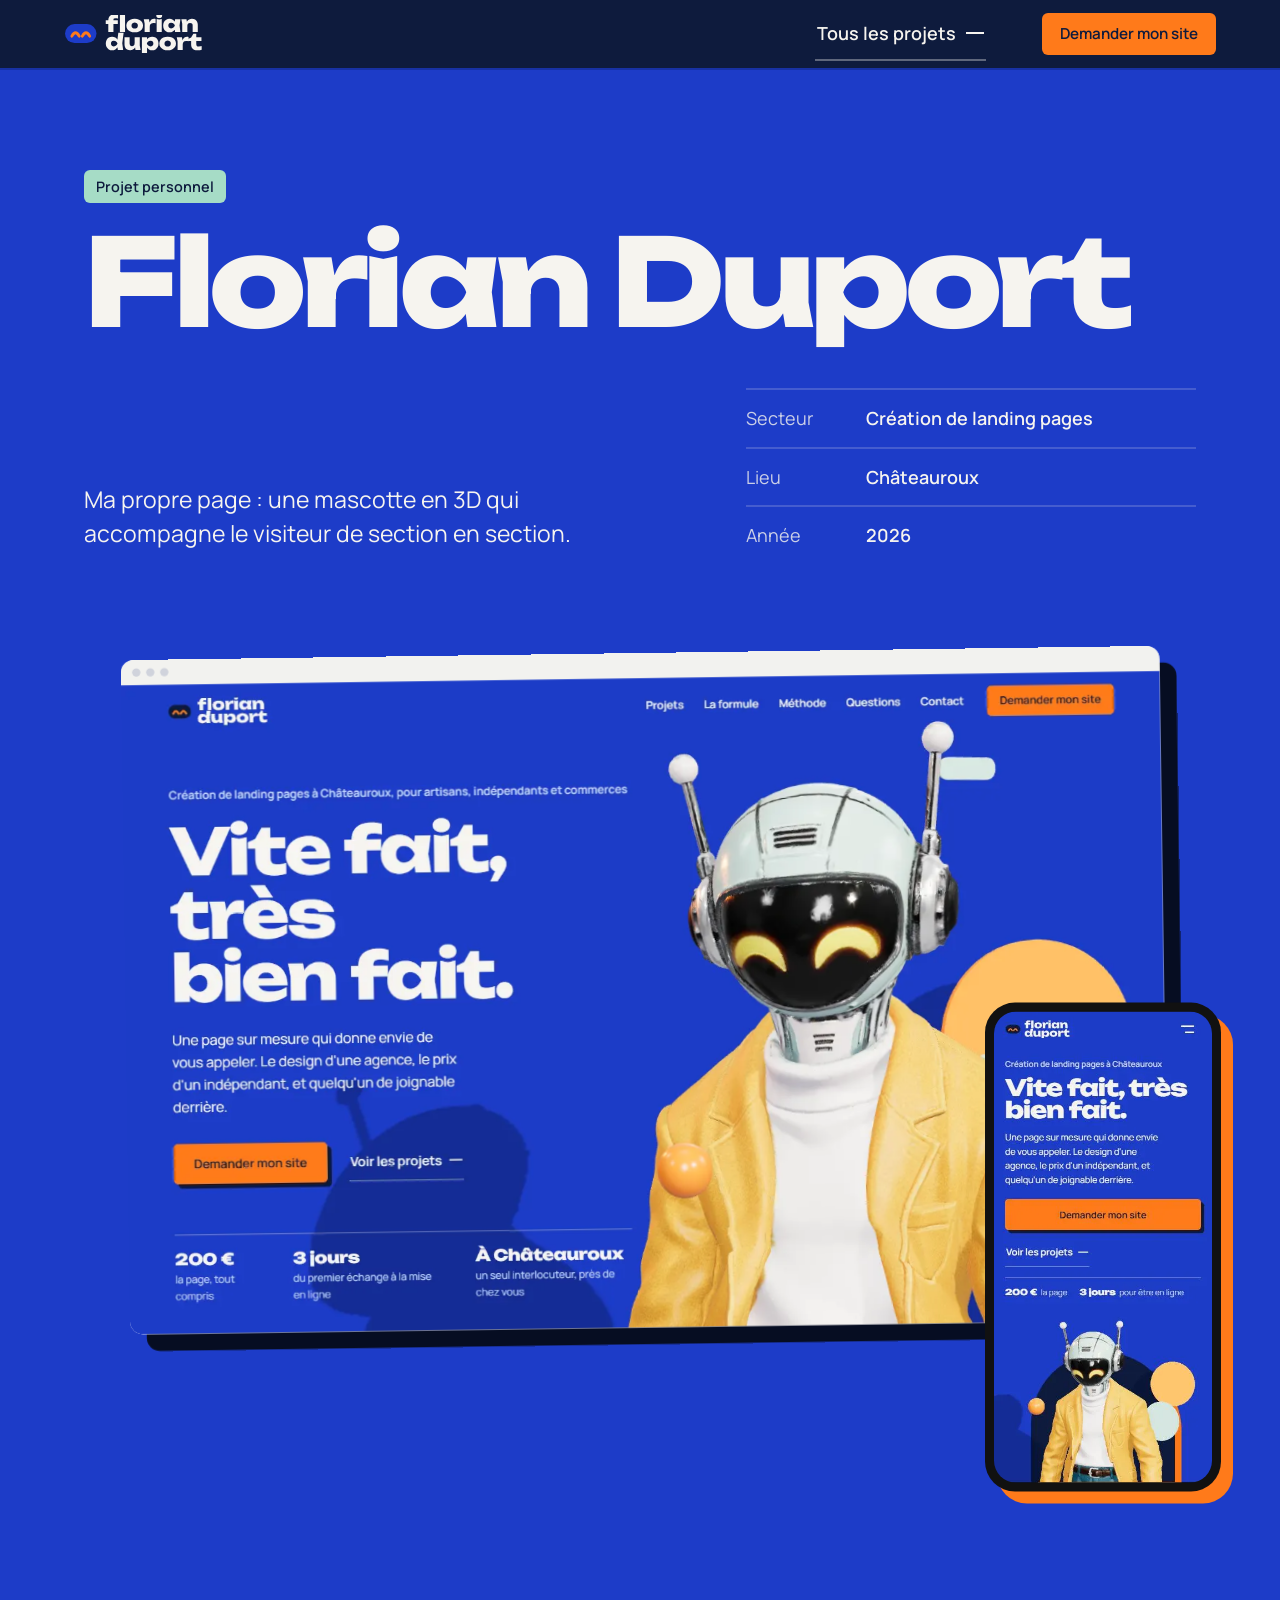
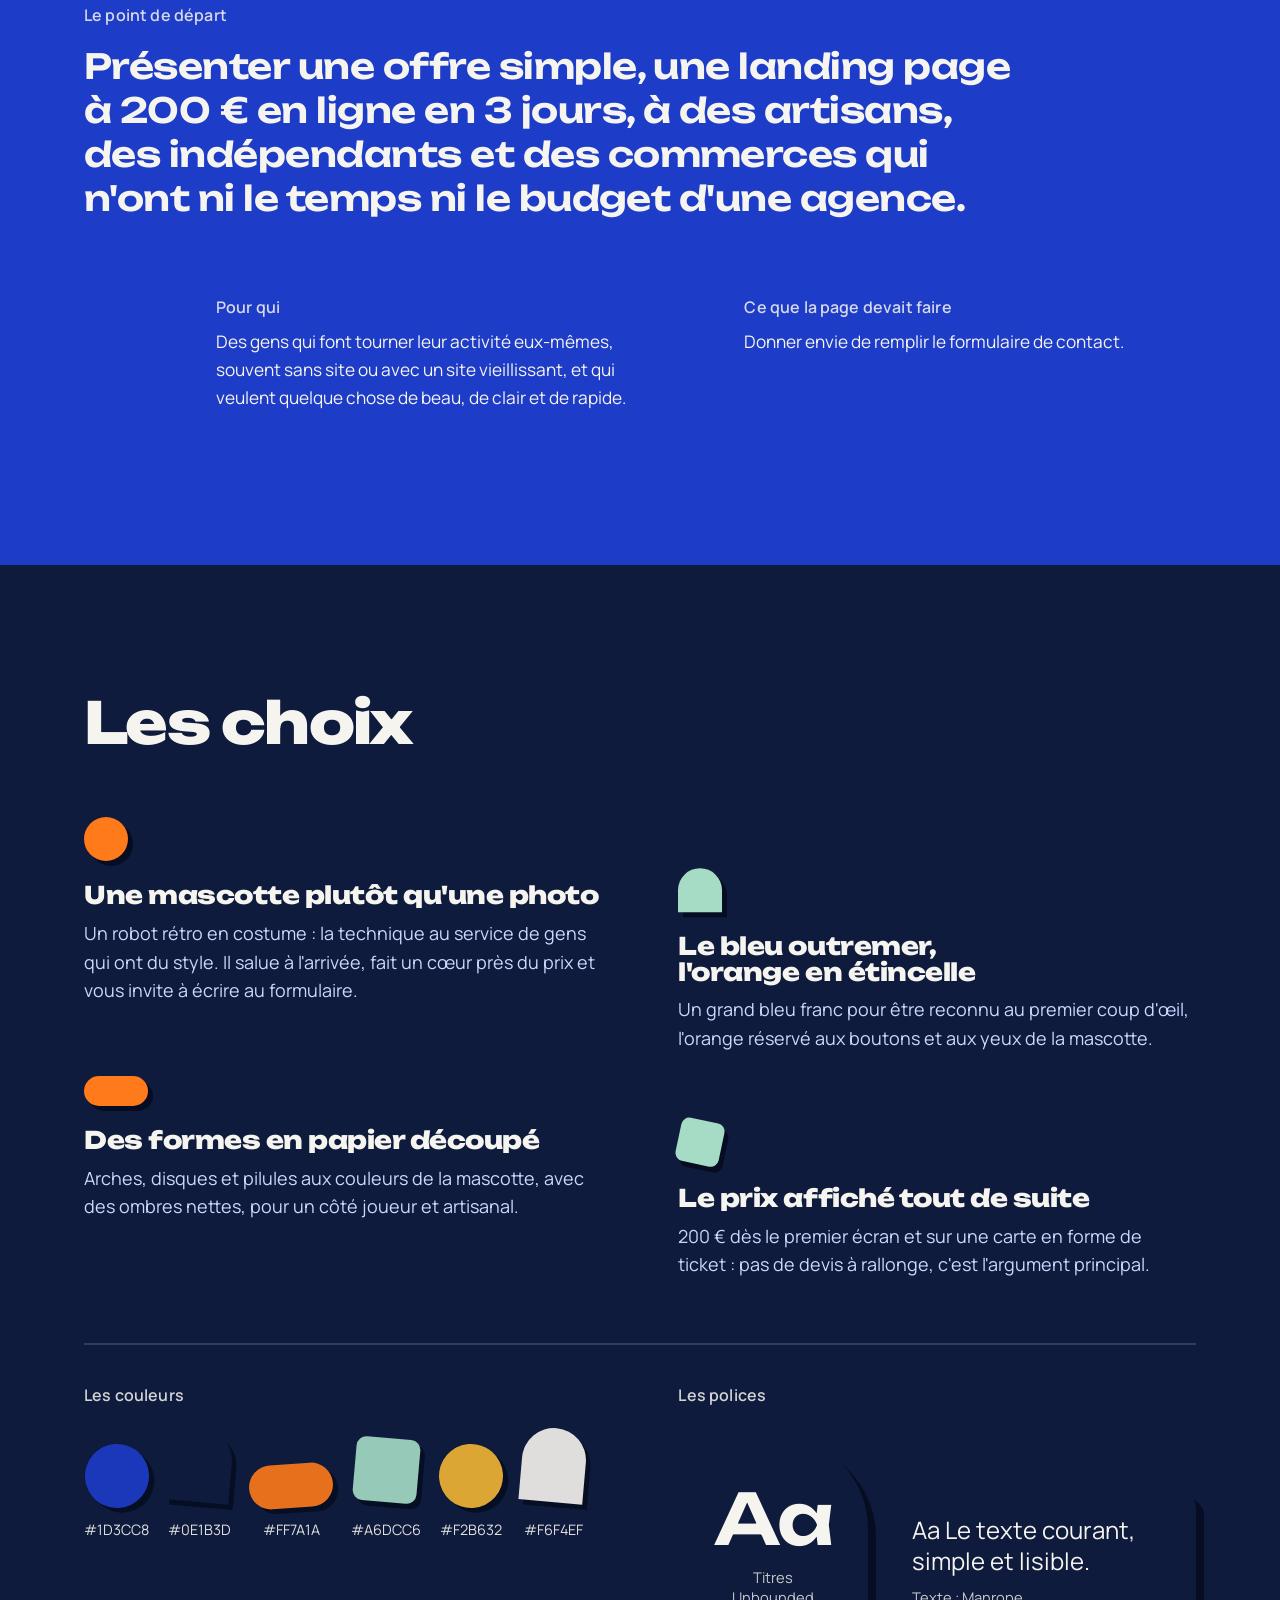
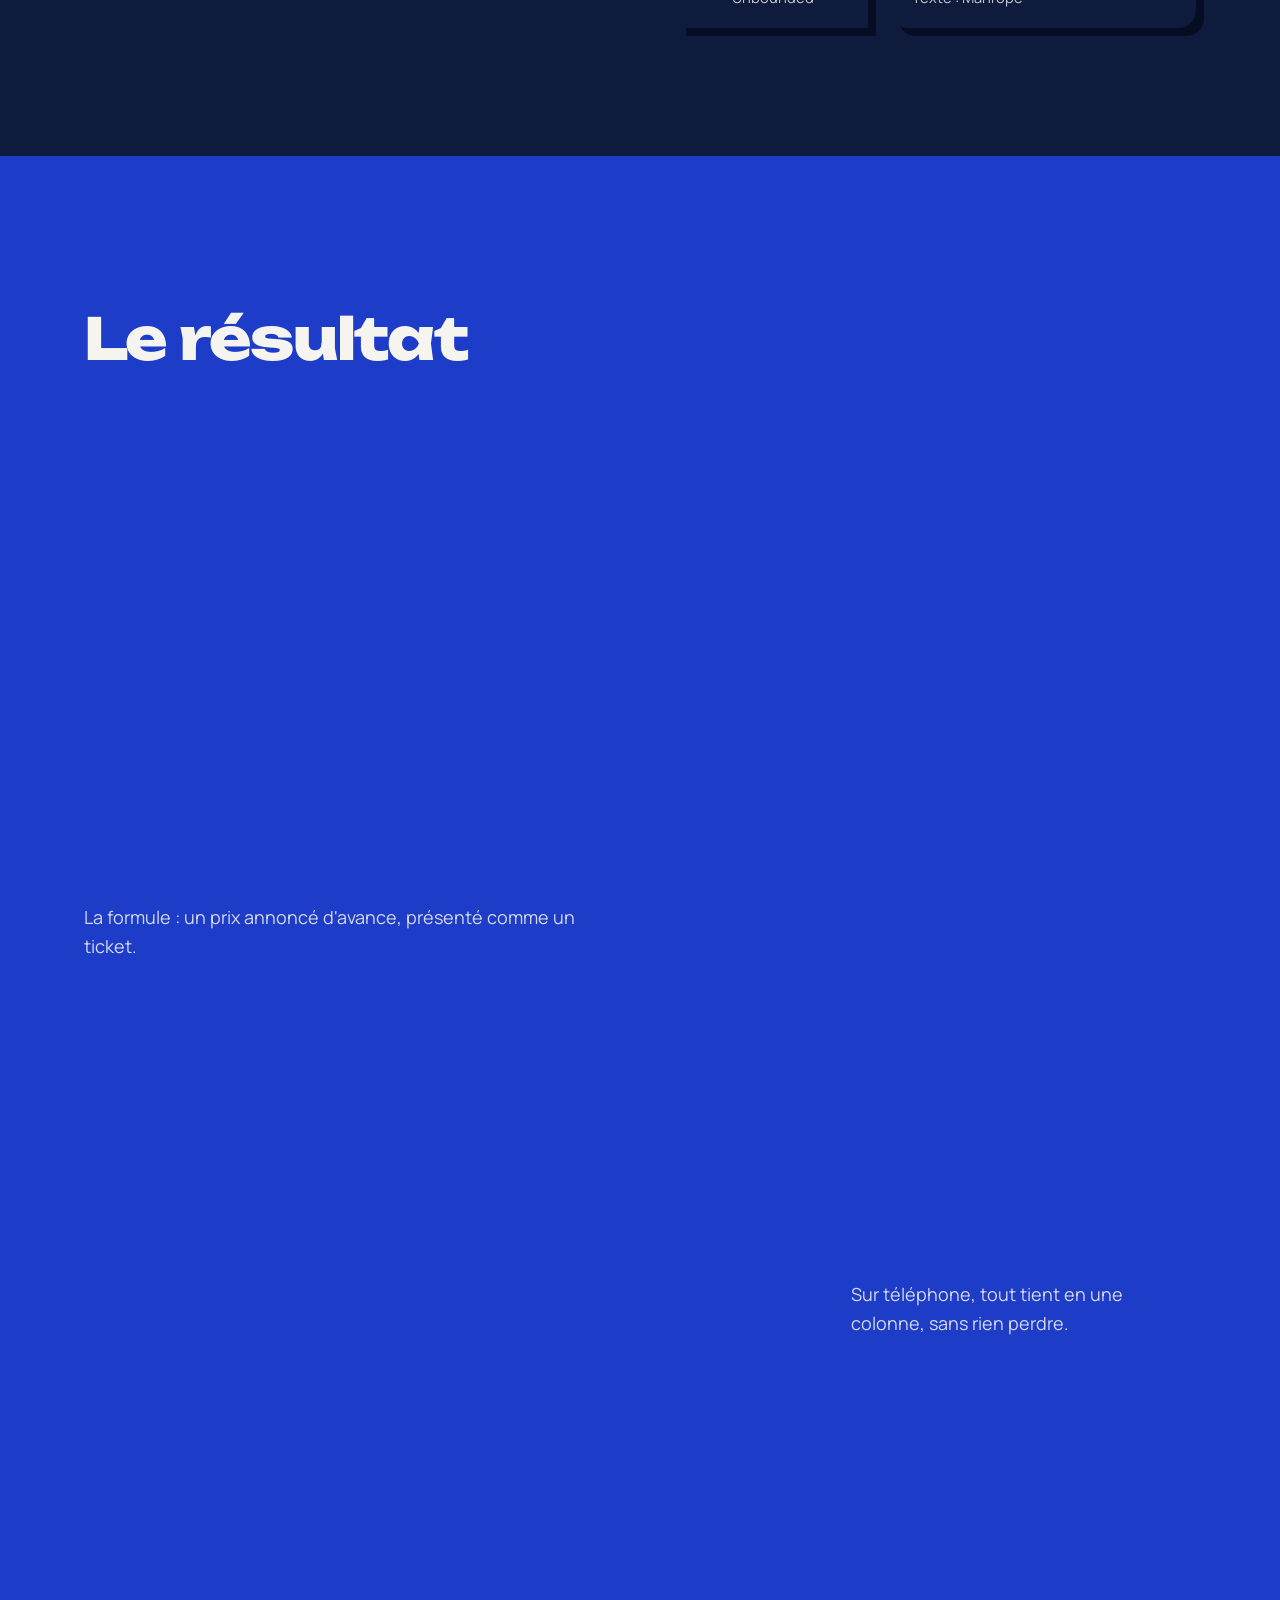
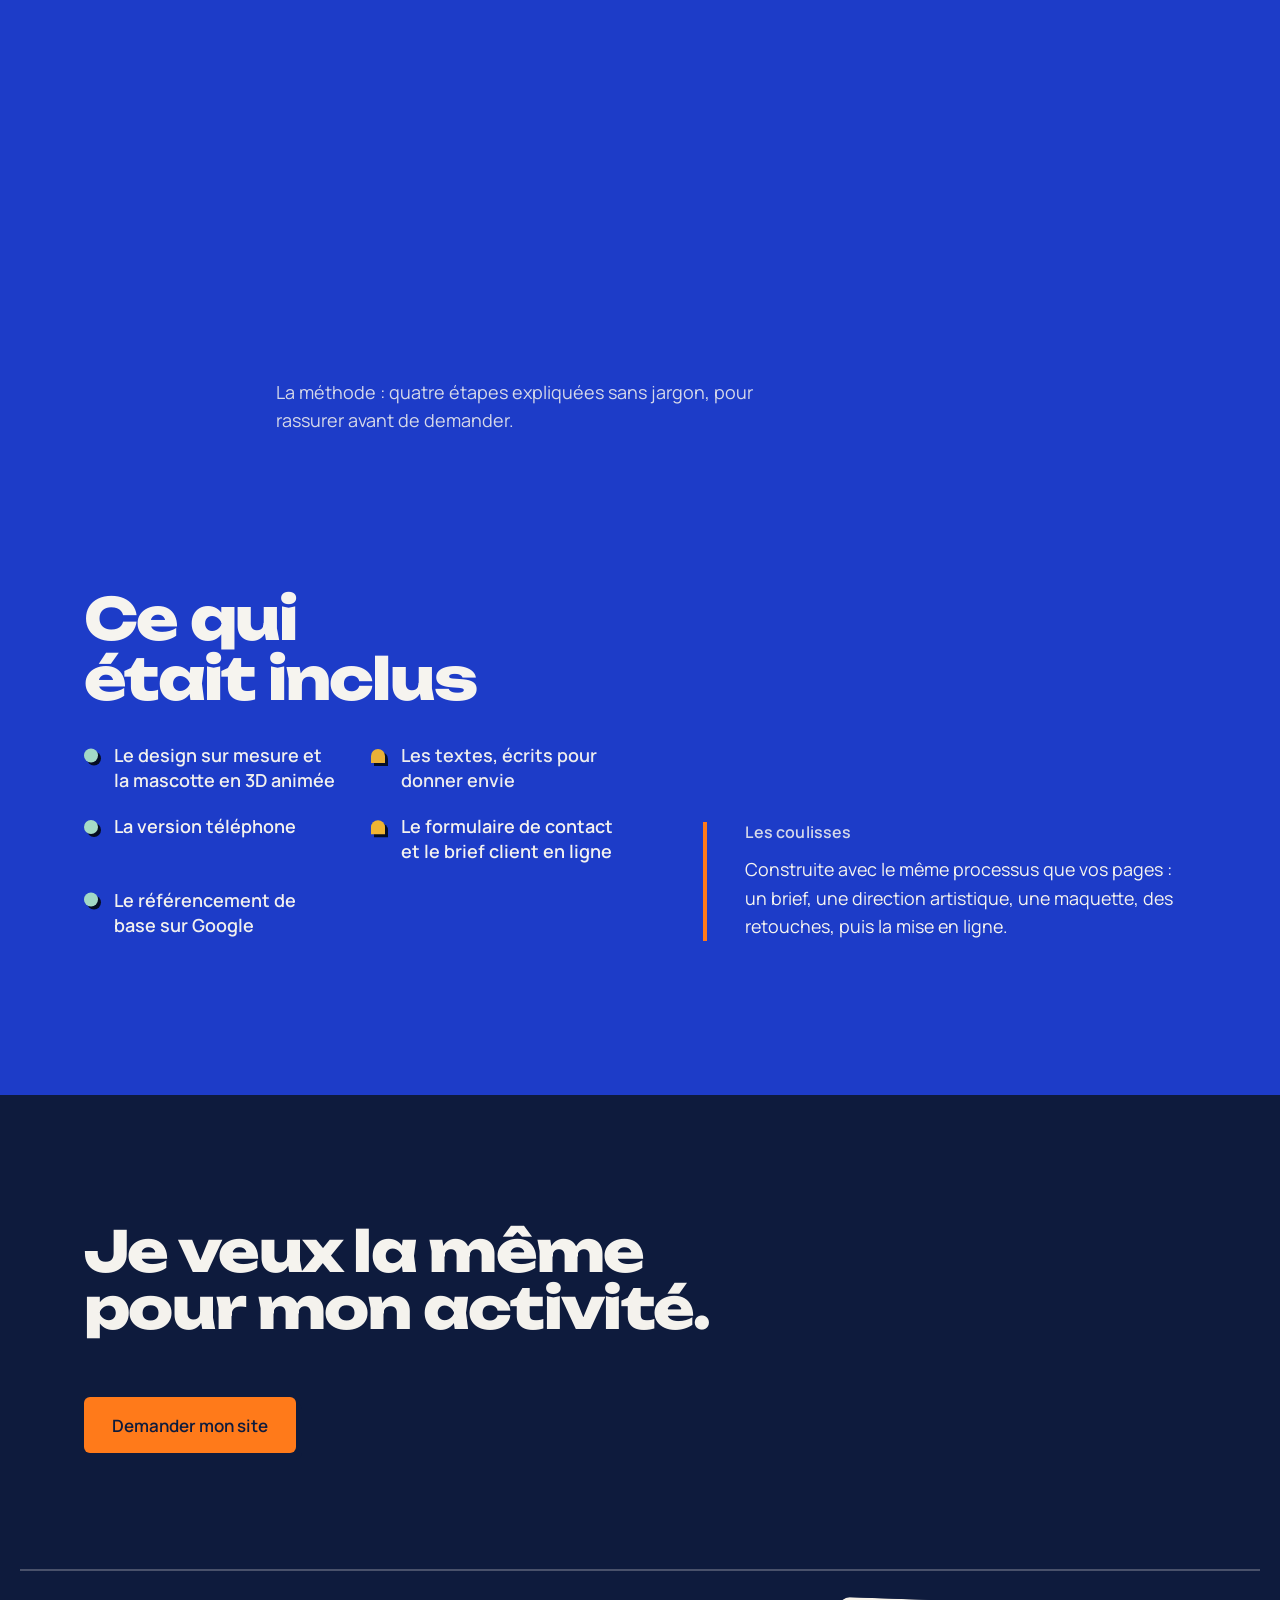
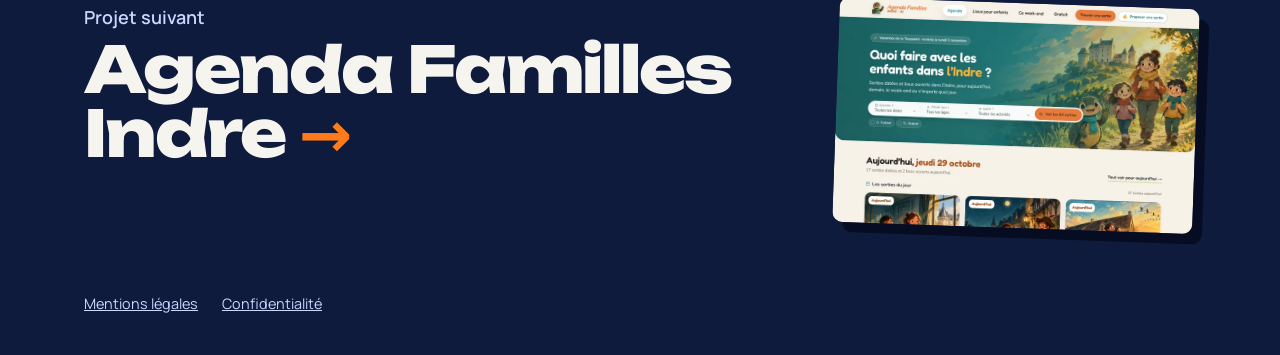
<file: projets/florian-duport.html>
<!doctype html>
<html lang="fr">
<head>
  <meta charset="utf-8" />
  <meta name="viewport" content="width=device-width, initial-scale=1" />
  <!-- Generated from projets/data/florian-duport.json by scripts/projects.mjs: edit the JSON, not this file. -->
  <title>Florian Duport · Création de landing pages · Projet de Florian Duport</title>
  <meta name="description" content="Ma propre page&nbsp;: une mascotte en 3D qui accompagne le visiteur de section en section." />
  <meta name="theme-color" content="#1D3CC8" />
  <link rel="icon" href="/favicon.svg" type="image/svg+xml" />
  <link rel="canonical" href="https://florianduport.fr/projets/florian-duport.html" />
  <meta property="og:type" content="article" />
  <meta property="og:title" content="Florian Duport · Projet de Florian Duport" />
  <meta property="og:description" content="Ma propre page&nbsp;: une mascotte en 3D qui accompagne le visiteur de section en section." />
  <meta property="og:image" content="https://florianduport.fr/img/projets/florian-duport/desktop-hero.webp" />
  
  <script type="application/ld+json">{"@context":"https://schema.org","@type":"CreativeWork","name":"Florian Duport","about":"Création de landing pages","description":"Ma propre page : une mascotte en 3D qui accompagne le visiteur de section en section.","dateCreated":"2026","image":"https://florianduport.fr/img/projets/florian-duport/desktop-hero.webp","creator":{"@type":"Person","name":"Florian Duport","url":"https://florianduport.fr/"}}</script>
  <script type="module" crossorigin src="/assets/style-DcEKXIwO.js"></script>
  <script type="module" crossorigin src="/assets/SplitText-2lVSDwDE.js"></script>
  <script type="module" crossorigin src="/assets/project-NJGssBOo.js"></script>
  <link rel="stylesheet" crossorigin href="/assets/style-DK89FTsJ.css">
  <link rel="stylesheet" crossorigin href="/assets/SplitText-BdVtHKiz.css">
  <link rel="stylesheet" crossorigin href="/assets/project-CuXzj8d0.css">
</head>
<body class="case-page">
  <a class="skip" href="#contenu">Aller au contenu</a>
  <header class="nav is-scrolled">
    <a class="nav__brand" href="/" aria-label="Florian Duport, retour à l'accueil"><svg class="logo" aria-hidden="true" focusable="false" xmlns="http://www.w3.org/2000/svg" viewBox="0 0 627 170"><g transform="translate(0 8) scale(2.34375)">
  <rect class="vs" x="2" y="14" width="60" height="36" rx="18" fill="#0E1B3D"/>
  <path class="ey" d="M15 37 Q22 24 29 37 M35 37 Q42 24 49 37" fill="none" stroke="#FF7A1A" stroke-width="5.5" stroke-linecap="round"/>
</g>
  <path class="lt" fill="#F6F4EF" d="M231.30 14.20L231.30 14.20Q225.80 14.20 223.50 16.05Q221.20 17.90 221.20 22L221.20 22L221.20 76L198.20 76L198.20 23.90Q198.20 15.20 201.70 9.30Q205.20 3.40 211.95 0.35Q218.70-2.70 228.60-2.70L228.60-2.70Q232.40-2.70 235.55-2.15Q238.70-1.60 241.90-0.50L241.90-0.50L241.90 16.10Q239.40 15.20 236.80 14.70Q234.20 14.20 231.30 14.20ZM240.90 40.50L186.80 40.50L186.80 23.70L240.90 23.70L240.90 40.50ZM250.10 76L250.10-1L273.10-1L273.10 76L250.10 76ZM316.30 77.70L316.30 77.70Q305.20 77.70 296.80 73.90Q288.40 70.10 283.70 63.25Q279 56.40 279 47.40L279 47.40Q279 38.20 283.70 31.35Q288.40 24.50 296.80 20.75Q305.20 17 316.40 17L316.40 17Q327.50 17 335.90 20.75Q344.30 24.50 348.95 31.35Q353.60 38.20 353.60 47.40L353.60 47.40Q353.60 56.40 348.95 63.25Q344.30 70.10 335.90 73.90Q327.50 77.70 316.30 77.70ZM316.40 60.90L316.40 60.90Q320.90 60.90 324.05 59.30Q327.20 57.70 328.85 54.65Q330.50 51.60 330.50 47.40L330.50 47.40Q330.50 43.10 328.85 40.05Q327.20 37 324.05 35.40Q320.90 33.80 316.40 33.80L316.40 33.80Q311.90 33.80 308.70 35.40Q305.50 37 303.85 40.05Q302.20 43.10 302.20 47.30L302.20 47.30Q302.20 51.60 303.85 54.65Q305.50 57.70 308.70 59.30Q311.90 60.90 316.40 60.90ZM360.80 38.30L356.90 18.70L380.30 18.70L383.70 39L383.70 76L360.80 76L360.80 38.30ZM409.80 17.60L409.80 17.60L409.80 37.10Q406.60 36.50 403.95 36.25Q401.30 36 399.10 36L399.10 36Q395.00 36 391.50 37.55Q388.00 39.10 385.85 42.85Q383.70 46.60 383.70 53.20L383.70 53.20L379.50 48Q380.40 41.80 381.95 36.25Q383.50 30.70 386.20 26.35Q388.90 22 392.95 19.50Q397.00 17 402.90 17L402.90 17Q404.50 17 406.20 17.15Q407.90 17.30 409.80 17.60ZM414.50 76L414.50 17.60L426.00 20L437.40 17.60L437.40 76L414.50 76ZM426.00 13.80L426.00 13.80Q420.20 13.80 416.60 10.90Q413.00 8 413.00 3.10L413.00 3.10Q413.00-1.90 416.60-4.80Q420.20-7.70 426.00-7.70L426.00-7.70Q432.00-7.70 435.55-4.80Q439.10-1.90 439.10 3.10L439.10 3.10Q439.10 8 435.55 10.90Q432.00 13.80 426.00 13.80ZM520.80 76L497.00 76L494.30 55.60L497.10 47.40L494.30 39.30L497.00 18.70L520.80 18.70L517 47.30L520.80 76ZM502.10 47.40L502.10 47.40Q500.90 56.50 496.85 63.35Q492.80 70.20 486.45 73.95Q480.10 77.70 471.90 77.70L471.90 77.70Q463.60 77.70 457.20 73.90Q450.80 70.10 447.25 63.25Q443.70 56.40 443.70 47.40L443.70 47.40Q443.70 38.20 447.25 31.35Q450.80 24.50 457.20 20.75Q463.60 17 471.90 17L471.90 17Q480.10 17 486.45 20.70Q492.80 24.40 496.90 31.25Q501.00 38.10 502.10 47.40ZM466.80 47.40L466.80 47.40Q466.80 51.20 468.35 54.10Q469.90 57 472.70 58.70Q475.50 60.40 479.10 60.40L479.10 60.40Q482.80 60.40 486.20 58.70Q489.60 57 492.20 54.10Q494.80 51.20 496.00 47.40L496.00 47.40Q494.80 43.60 492.20 40.65Q489.60 37.70 486.20 36Q482.80 34.30 479.10 34.30L479.10 34.30Q475.50 34.30 472.70 36Q469.90 37.70 468.35 40.65Q466.80 43.60 466.80 47.40ZM529 38.90L525.10 18.70L548 18.70L551.90 42.40L551.90 76L529 76L529 38.90ZM572.30 17L572.30 17Q580.70 17 586.50 20.30Q592.30 23.60 595.45 29.65Q598.60 35.70 598.60 43.80L598.60 43.80L598.60 76L575.60 76L575.60 47.10Q575.60 41.50 572.65 38.50Q569.70 35.50 564.30 35.50L564.30 35.50Q560.50 35.50 557.70 37.10Q554.90 38.70 553.40 41.60Q551.90 44.50 551.90 48.60L551.90 48.60L545 45Q546.30 35.70 550.25 29.50Q554.20 23.30 559.90 20.15Q565.60 17 572.30 17Z"/>
  <path class="lt" fill="#F6F4EF" d="M264.60 156.36L240.80 156.36L238 134.96L241.70 127.96L238 118.66L243 79.36L266.80 79.36L260.70 125.86L264.60 156.36ZM245.40 127.76L245.40 127.76Q244.20 136.86 240.15 143.71Q236.10 150.56 229.75 154.31Q223.40 158.06 215.20 158.06L215.20 158.06Q206.90 158.06 200.50 154.26Q194.10 150.46 190.55 143.61Q187 136.76 187 127.76L187 127.76Q187 118.56 190.55 111.71Q194.10 104.86 200.50 101.11Q206.90 97.36 215.20 97.36L215.20 97.36Q223.40 97.36 229.75 101.06Q236.10 104.76 240.20 111.61Q244.30 118.46 245.40 127.76ZM210.10 127.76L210.10 127.76Q210.10 131.56 211.65 134.46Q213.20 137.36 216 139.06Q218.80 140.76 222.40 140.76L222.40 140.76Q226.10 140.76 229.50 139.06Q232.90 137.36 235.50 134.46Q238.10 131.56 239.30 127.76L239.30 127.76Q238.10 123.96 235.50 121.01Q232.90 118.06 229.50 116.36Q226.10 114.66 222.40 114.66L222.40 114.66Q218.80 114.66 216 116.36Q213.20 118.06 211.65 121.01Q210.10 123.96 210.10 127.76ZM296.20 157.96L296.20 157.96Q288.20 157.96 282.45 154.66Q276.70 151.36 273.70 145.31Q270.70 139.26 270.70 131.26L270.70 131.26L270.70 99.06L293.60 99.06L293.60 127.96Q293.60 133.46 296.40 136.46Q299.20 139.46 304.30 139.46L304.30 139.46Q308.20 139.46 310.80 137.96Q313.40 136.46 314.75 133.56Q316.10 130.66 316.10 126.46L316.10 126.46L323 130.06Q321.80 139.16 317.90 145.41Q314 151.66 308.45 154.81Q302.90 157.96 296.20 157.96ZM342.90 156.36L319.90 156.36L316.10 132.66L316.10 99.06L339 99.06L339 136.16L342.90 156.36ZM348.60 172.86L348.60 99.06L371.50 99.06L371.50 114.36L370.60 116.96L370.60 134.46L371.50 139.56L371.50 172.86L348.60 172.86ZM364.50 127.76L364.50 127.76Q365.70 118.46 369.75 111.61Q373.80 104.76 380.20 101.06Q386.60 97.36 394.70 97.36L394.70 97.36Q403.10 97.36 409.45 101.11Q415.80 104.86 419.35 111.71Q422.90 118.56 422.90 127.76L422.90 127.76Q422.90 136.76 419.35 143.61Q415.80 150.46 409.45 154.26Q403.10 158.06 394.70 158.06L394.70 158.06Q386.50 158.06 380.15 154.31Q373.80 150.56 369.80 143.71Q365.80 136.86 364.50 127.76ZM399.80 127.76L399.80 127.76Q399.80 123.96 398.25 121.01Q396.70 118.06 393.90 116.36Q391.10 114.66 387.50 114.66L387.50 114.66Q383.80 114.66 380.40 116.36Q377 118.06 374.45 121.01Q371.90 123.96 370.70 127.76L370.70 127.76Q371.90 131.56 374.45 134.46Q377 137.36 380.40 139.06Q383.80 140.76 387.50 140.76L387.50 140.76Q391.10 140.76 393.90 139.06Q396.70 137.36 398.25 134.46Q399.80 131.56 399.80 127.76ZM463.80 158.06L463.80 158.06Q452.70 158.06 444.30 154.26Q435.90 150.46 431.20 143.61Q426.50 136.76 426.50 127.76L426.50 127.76Q426.50 118.56 431.20 111.71Q435.90 104.86 444.30 101.11Q452.70 97.36 463.90 97.36L463.90 97.36Q475.00 97.36 483.40 101.11Q491.80 104.86 496.45 111.71Q501.10 118.56 501.10 127.76L501.10 127.76Q501.10 136.76 496.45 143.61Q491.80 150.46 483.40 154.26Q475.00 158.06 463.80 158.06ZM463.90 141.26L463.90 141.26Q468.40 141.26 471.55 139.66Q474.70 138.06 476.35 135.01Q478.00 131.96 478.00 127.76L478.00 127.76Q478.00 123.46 476.35 120.41Q474.70 117.36 471.55 115.76Q468.40 114.16 463.90 114.16L463.90 114.16Q459.40 114.16 456.20 115.76Q453.00 117.36 451.35 120.41Q449.70 123.46 449.70 127.66L449.70 127.66Q449.70 131.96 451.35 135.01Q453.00 138.06 456.20 139.66Q459.40 141.26 463.90 141.26ZM508.30 118.66L504.40 99.06L527.80 99.06L531.20 119.36L531.20 156.36L508.30 156.36L508.30 118.66ZM557.30 97.96L557.30 97.96L557.30 117.46Q554.10 116.86 551.45 116.61Q548.80 116.36 546.60 116.36L546.60 116.36Q542.50 116.36 539 117.91Q535.50 119.46 533.35 123.21Q531.20 126.96 531.20 133.56L531.20 133.56L527 128.36Q527.90 122.16 529.45 116.61Q531 111.06 533.70 106.71Q536.40 102.36 540.45 99.86Q544.50 97.36 550.40 97.36L550.40 97.36Q552 97.36 553.70 97.51Q555.40 97.66 557.30 97.96ZM568.80 115.86L557.40 115.86L557.40 105.96L568.80 100.76L578.80 83.56L591.80 83.56L591.80 99.06L615 99.06L615 115.86L591.80 115.86L591.80 130.16Q591.80 135.96 594.05 138.36Q596.30 140.76 602.90 140.76L602.90 140.76Q607 140.76 610.20 140.11Q613.40 139.46 616 138.46L616 138.46L616 155.36Q612.80 156.36 607.90 157.21Q603 158.06 597.60 158.06L597.60 158.06Q587.80 158.06 581.45 155.06Q575.10 152.06 571.95 146.46Q568.80 140.86 568.80 133.26L568.80 133.26L568.80 115.86Z"/></svg></a>
    <a class="link-arrow case-back" href="/#projets">Tous les projets</a>
    <a class="btn btn--primary nav__cta case-navcta" href="/#contact">Demander mon site</a>
  </header>

  <main id="contenu" class="case">
    <section class="wrap case-hero">
      <p class="case-tag">Projet personnel</p>
      <h1 class="case-title">Florian Duport</h1>
      <div class="case-hero__row">
        <p class="case-lead">Ma propre page&nbsp;: une mascotte en 3D qui accompagne le visiteur de section en section.</p>
        <dl class="case-facts">
          <div><dt>Secteur</dt><dd>Création de landing pages</dd></div>
          <div><dt>Lieu</dt><dd>Châteauroux</dd></div>
          <div><dt>Année</dt><dd>2026</dd></div>
        </dl>
      </div>
      
    </section>

    <section class="case-stage" aria-label="Aperçu de la page">
      <div class="wrap case-stage__inner">
        <figure class="case-screen" style="view-transition-name:shot-florian-duport"><span class="browser-bar" aria-hidden="true"><i></i><i></i><i></i></span><img src="/img/projets/florian-duport/desktop-hero.webp" srcset="/img/projets/florian-duport/desktop-hero-800.webp 800w, /img/projets/florian-duport/desktop-hero.webp 1440w" sizes="(max-width: 900px) 92vw, 1100px" alt="La page Florian Duport sur ordinateur" width="1440" height="900" fetchpriority="high" /></figure>
        <figure class="case-phone"><img src="/img/projets/florian-duport/mobile-hero.webp" alt="La page Florian Duport sur téléphone" width="393" height="852" loading="lazy" /></figure>
      </div>
    </section>

    <section class="wrap case-intro">
      <h2 class="case-label">Le point de départ</h2>
      <p class="case-statement">Présenter une offre simple, une landing page à 200&nbsp;€ en ligne en 3 jours, à des artisans, des indépendants et des commerces qui n'ont ni le temps ni le budget d'une agence.</p>
      <div class="case-intro__cols">
        <div><h2 class="case-label">Pour qui</h2><p>Des gens qui font tourner leur activité eux-mêmes, souvent sans site ou avec un site vieillissant, et qui veulent quelque chose de beau, de clair et de rapide.</p></div>
        <div><h2 class="case-label">Ce que la page devait faire</h2><p>Donner envie de remplir le formulaire de contact.</p></div>
      </div>
    </section>

    <section class="case-choices">
      <div class="wrap">
        <h2 class="case-h2">Les choix</h2>
        <ul class="case-choice-list" role="list">
          <li class="case-choice"><span class="shape shape--disc" aria-hidden="true"></span><h3>Une mascotte plutôt qu'une photo</h3><p>Un robot rétro en costume&nbsp;: la technique au service de gens qui ont du style. Il salue à l'arrivée, fait un cœur près du prix et vous invite à écrire au formulaire.</p></li>
          <li class="case-choice"><span class="shape shape--arch" aria-hidden="true"></span><h3>Le bleu outremer, l'orange en étincelle</h3><p>Un grand bleu franc pour être reconnu au premier coup d'œil, l'orange réservé aux boutons et aux yeux de la mascotte.</p></li>
          <li class="case-choice"><span class="shape shape--pill" aria-hidden="true"></span><h3>Des formes en papier découpé</h3><p>Arches, disques et pilules aux couleurs de la mascotte, avec des ombres nettes, pour un côté joueur et artisanal.</p></li>
          <li class="case-choice"><span class="shape shape--tile" aria-hidden="true"></span><h3>Le prix affiché tout de suite</h3><p>200&nbsp;€ dès le premier écran et sur une carte en forme de ticket&nbsp;: pas de devis à rallonge, c'est l'argument principal.</p></li>
        </ul>
        <div class="case-identity">
          <div class="case-swatches"><h3 class="case-label">Les couleurs</h3><ul role="list"><li class="swatch swatch--disc"><span style="background:#1D3CC8"></span>#1D3CC8</li><li class="swatch swatch--arch"><span style="background:#0E1B3D"></span>#0E1B3D</li><li class="swatch swatch--pill"><span style="background:#FF7A1A"></span>#FF7A1A</li><li class="swatch swatch--tile"><span style="background:#A6DCC6"></span>#A6DCC6</li><li class="swatch swatch--disc"><span style="background:#F2B632"></span>#F2B632</li><li class="swatch swatch--arch"><span style="background:#F6F4EF"></span>#F6F4EF</li></ul></div>
          <div class="case-fonts"><h3 class="case-label">Les polices</h3>
            <div class="case-fontcards">
              <div class="case-fontcard case-fontcard--arch"><p class="case-font case-font--head" style="font-family:'Unbounded', var(--font-head)">Aa</p><p class="case-font__name">Titres<br />Unbounded</p></div>
              <div class="case-fontcard case-fontcard--pill"><p class="case-font case-font--body" style="font-family:'Manrope', var(--font)">Aa Le texte courant, simple et lisible.</p><p class="case-font__name">Texte&nbsp;: Manrope</p></div>
            </div></div>
        </div>
      </div>
    </section>

    <section class="wrap case-gallery" aria-labelledby="resultat">
      <h2 class="case-h2" id="resultat">Le résultat</h2>
      <div class="case-shots">
        <figure class="case-shot"><span class="case-shot__frame"><img src="/img/projets/florian-duport/desktop-formule.webp" srcset="/img/projets/florian-duport/desktop-formule-800.webp 800w, /img/projets/florian-duport/desktop-formule.webp 1440w" sizes="(max-width: 900px) 92vw, 840px" alt="La formule&nbsp;: un prix annoncé d'avance, présenté comme un ticket." width="1440" height="900" loading="lazy" decoding="async" /></span><figcaption>La formule&nbsp;: un prix annoncé d'avance, présenté comme un ticket.</figcaption></figure>
        <figure class="case-shot case-shot--mobile"><span class="case-shot__frame"><img src="/img/projets/florian-duport/mobile-formule.webp"  alt="Sur téléphone, tout tient en une colonne, sans rien perdre." width="393" height="852" loading="lazy" decoding="async" /></span><figcaption>Sur téléphone, tout tient en une colonne, sans rien perdre.</figcaption></figure>
        <figure class="case-shot"><span class="case-shot__frame"><img src="/img/projets/florian-duport/desktop-methode.webp" srcset="/img/projets/florian-duport/desktop-methode-800.webp 800w, /img/projets/florian-duport/desktop-methode.webp 1440w" sizes="(max-width: 900px) 92vw, 840px" alt="La méthode&nbsp;: quatre étapes expliquées sans jargon, pour rassurer avant de demander." width="1440" height="900" loading="lazy" decoding="async" /></span><figcaption>La méthode&nbsp;: quatre étapes expliquées sans jargon, pour rassurer avant de demander.</figcaption></figure>
      </div>
    </section>

    <section class="wrap case-close">
      <div>
        <h2 class="case-h2">Ce qui était inclus</h2>
        <ul class="case-included" role="list"><li>Le design sur mesure et la mascotte en 3D animée</li><li>Les textes, écrits pour donner envie</li><li>La version téléphone</li><li>Le formulaire de contact et le brief client en ligne</li><li>Le référencement de base sur Google</li></ul>
      </div>
      <div class="case-backstage">
        <h2 class="case-label">Les coulisses</h2>
        <p>Construite avec le même processus que vos pages&nbsp;: un brief, une direction artistique, une maquette, des retouches, puis la mise en ligne.</p>
        
      </div>
    </section>

    <section class="case-cta">
      <div class="wrap case-cta__inner">
        <p class="footer__big">Je veux la même pour mon activité.</p>
        <a class="btn btn--primary btn--lg" href="/#contact">Demander mon site</a>
      </div>
      <a class="wrap case-next" href="/projets/indre-en-famille.html">
        <span class="case-next__label">Projet suivant</span>
        <span class="case-next__name">Agenda Familles Indre</span>
        <span class="case-next__shot" style="view-transition-name:shot-indre-en-famille"><img src="/img/projets/indre-en-famille/desktop-hero-800.webp" alt="" width="800" height="500" loading="lazy" /></span>
      </a>
      <p class="wrap case-legal"><a href="/mentions-legales.html">Mentions légales</a><a href="/confidentialite.html">Confidentialité</a></p>
    </section>
  </main>
</body>
</html>
</file>
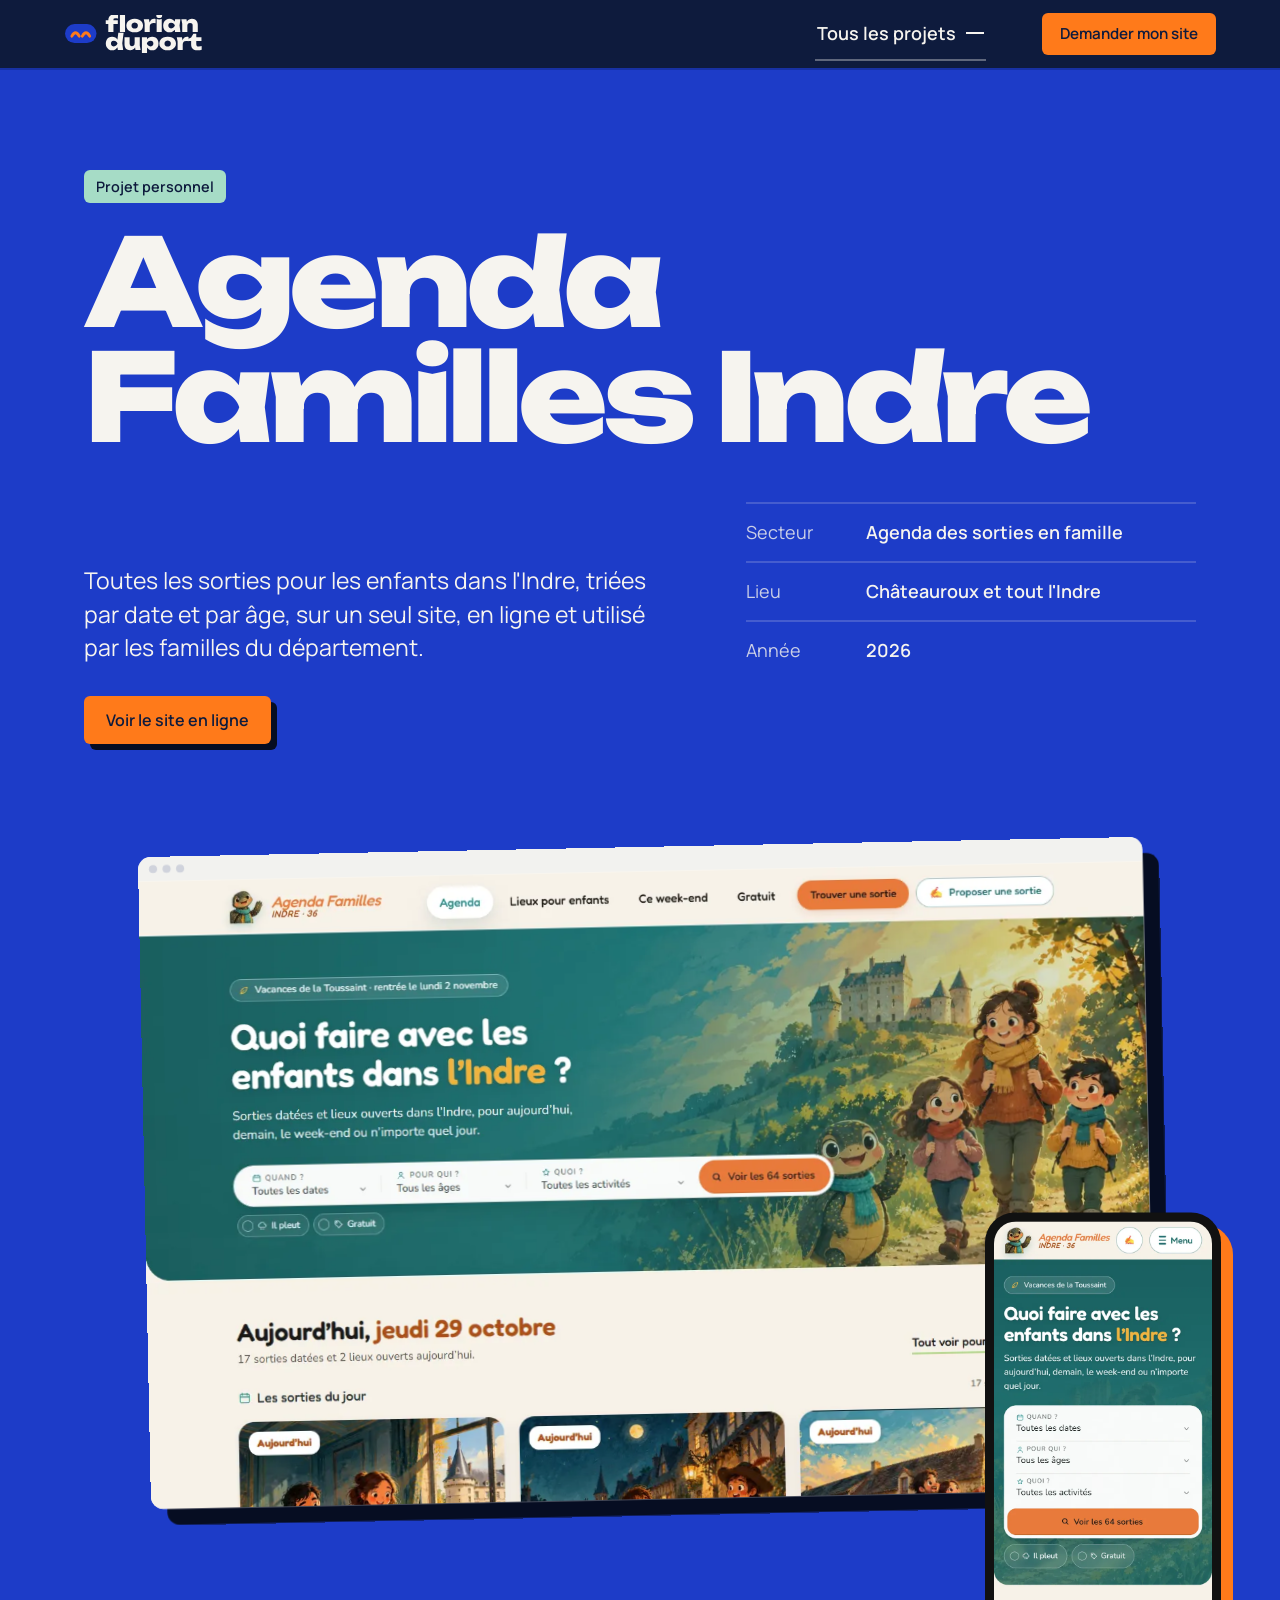
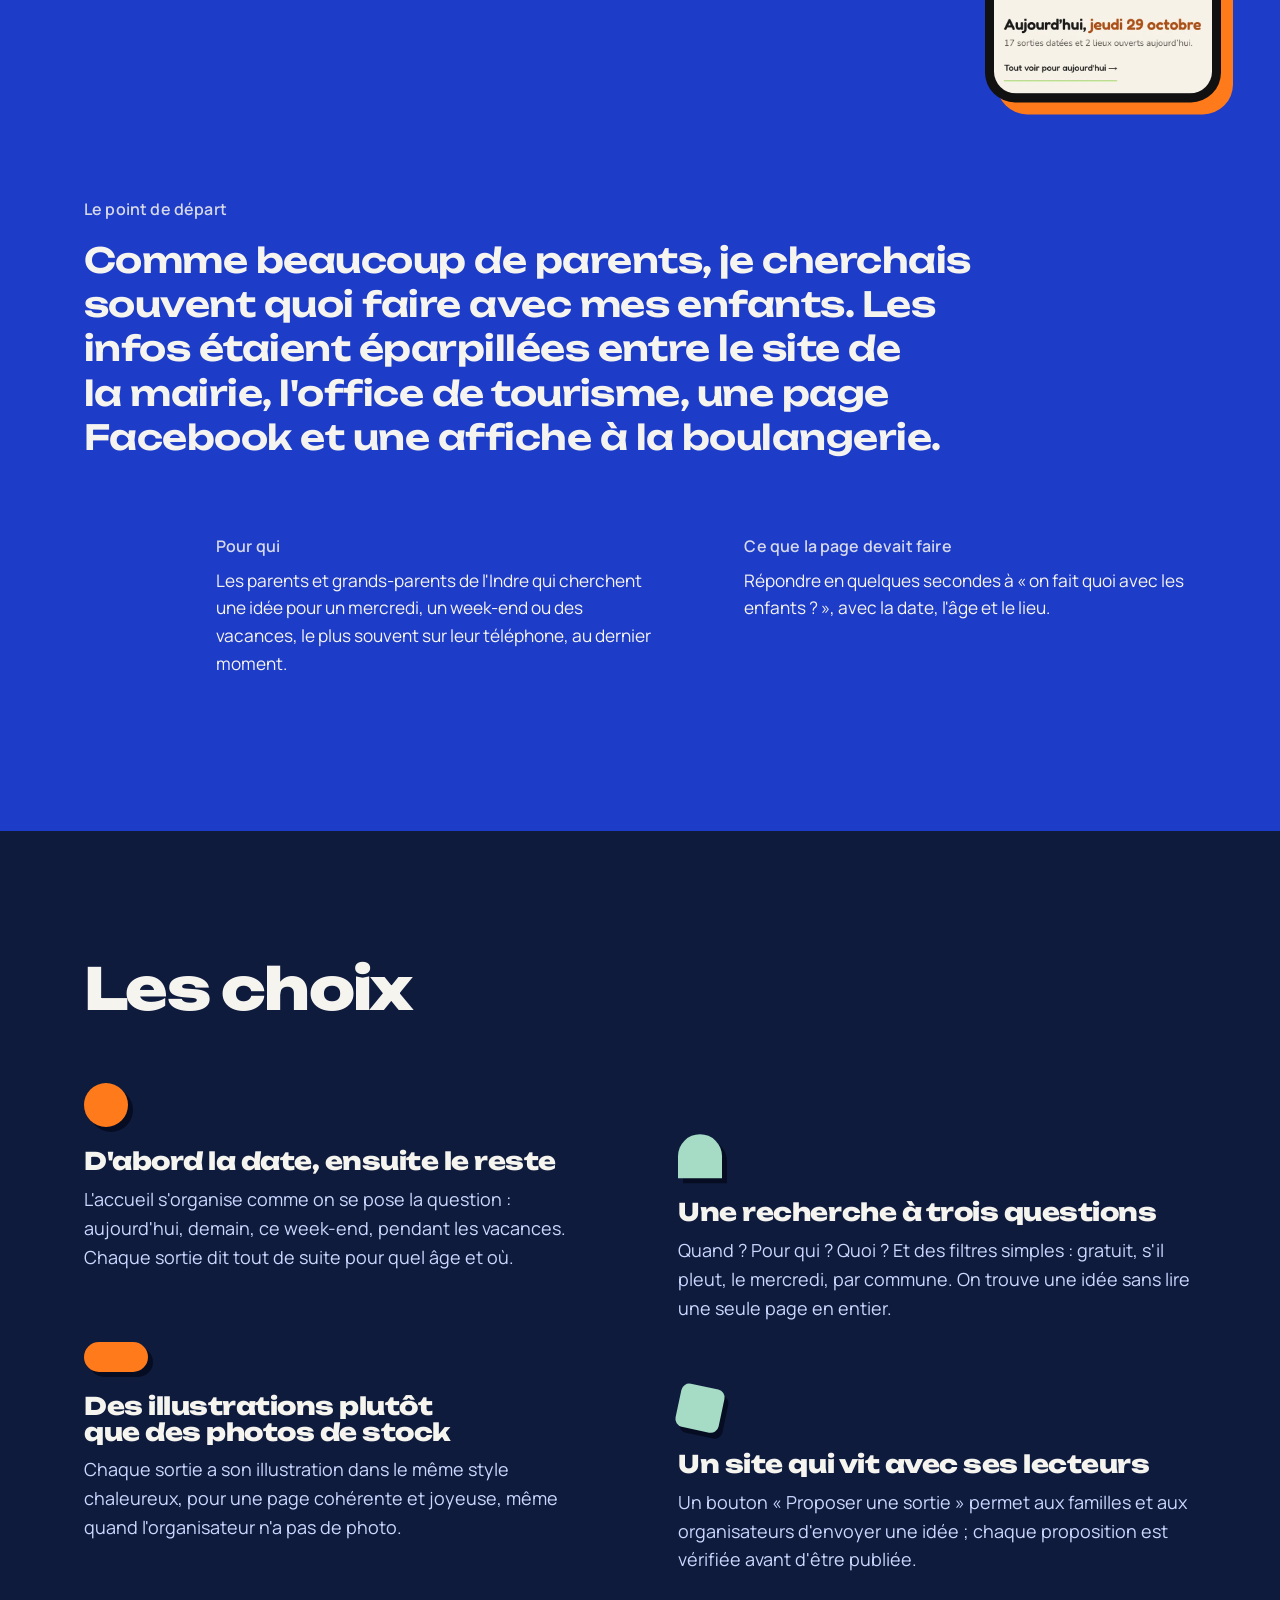
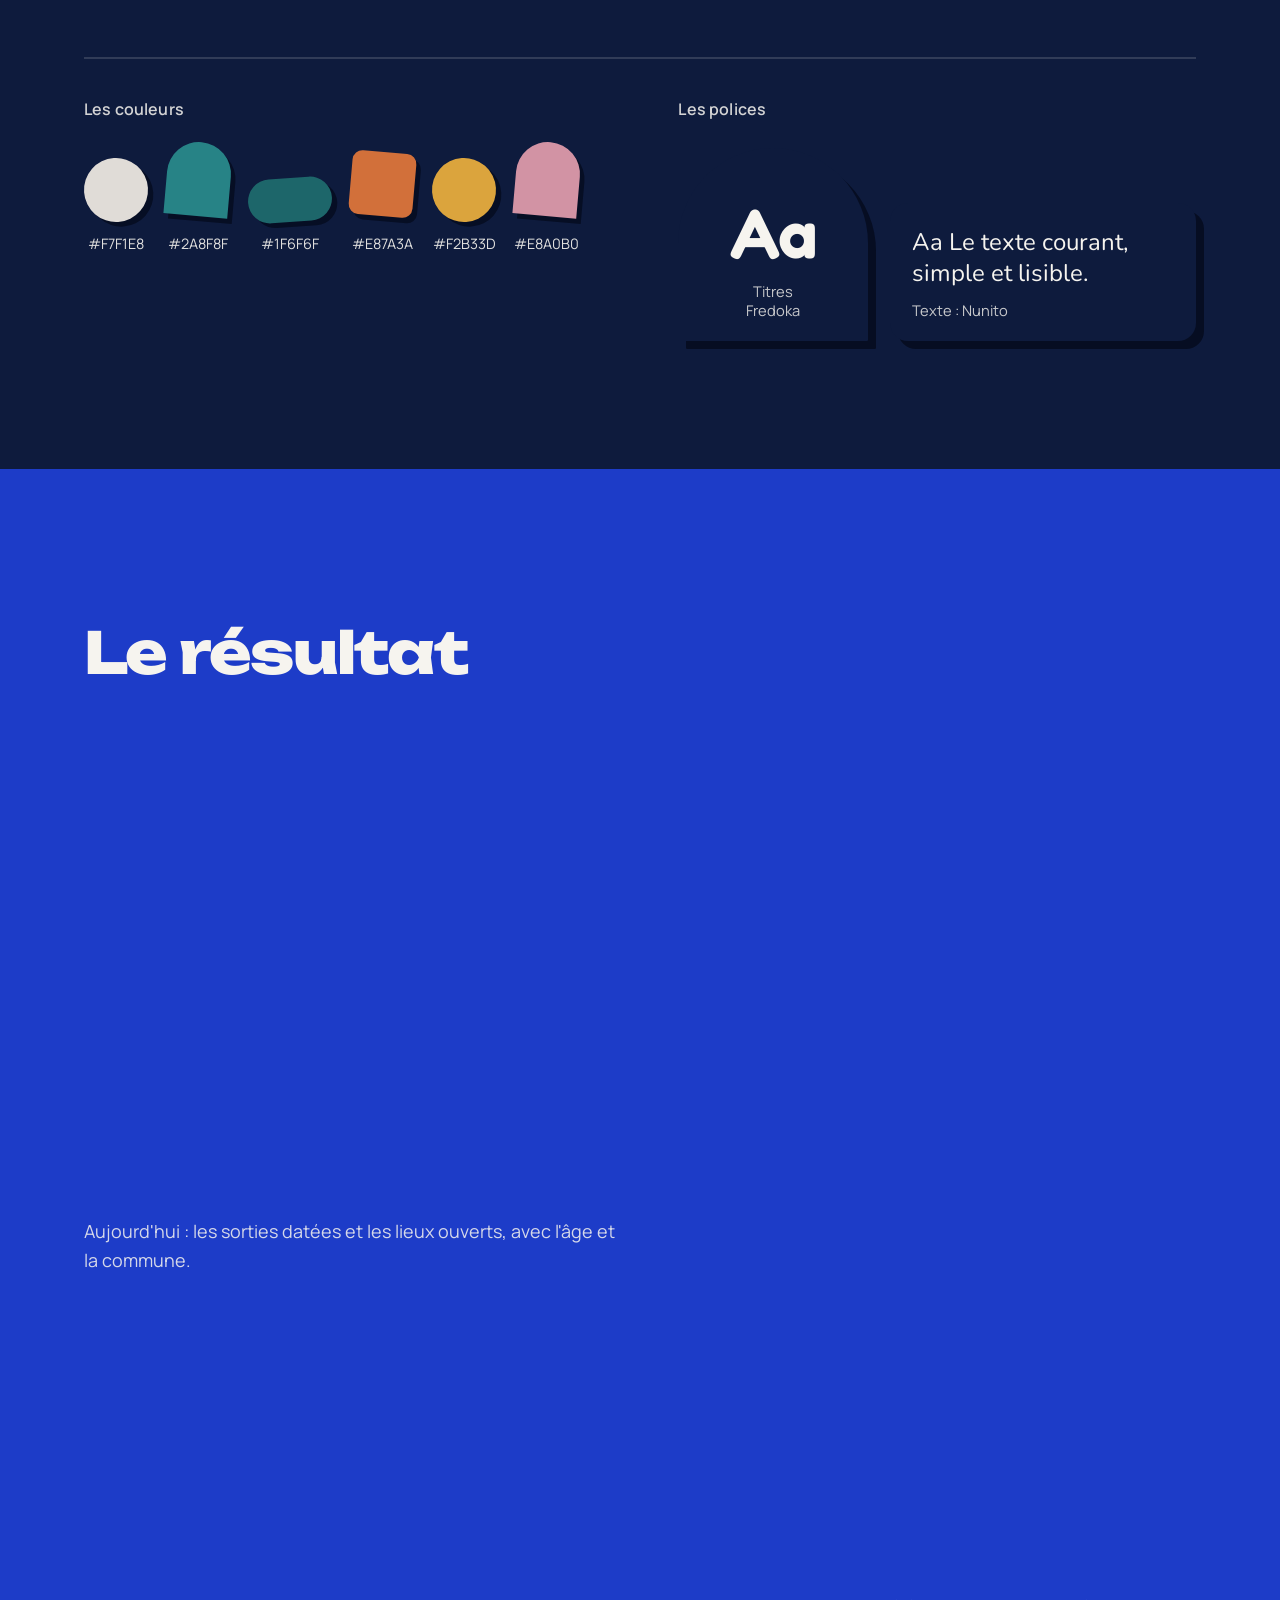
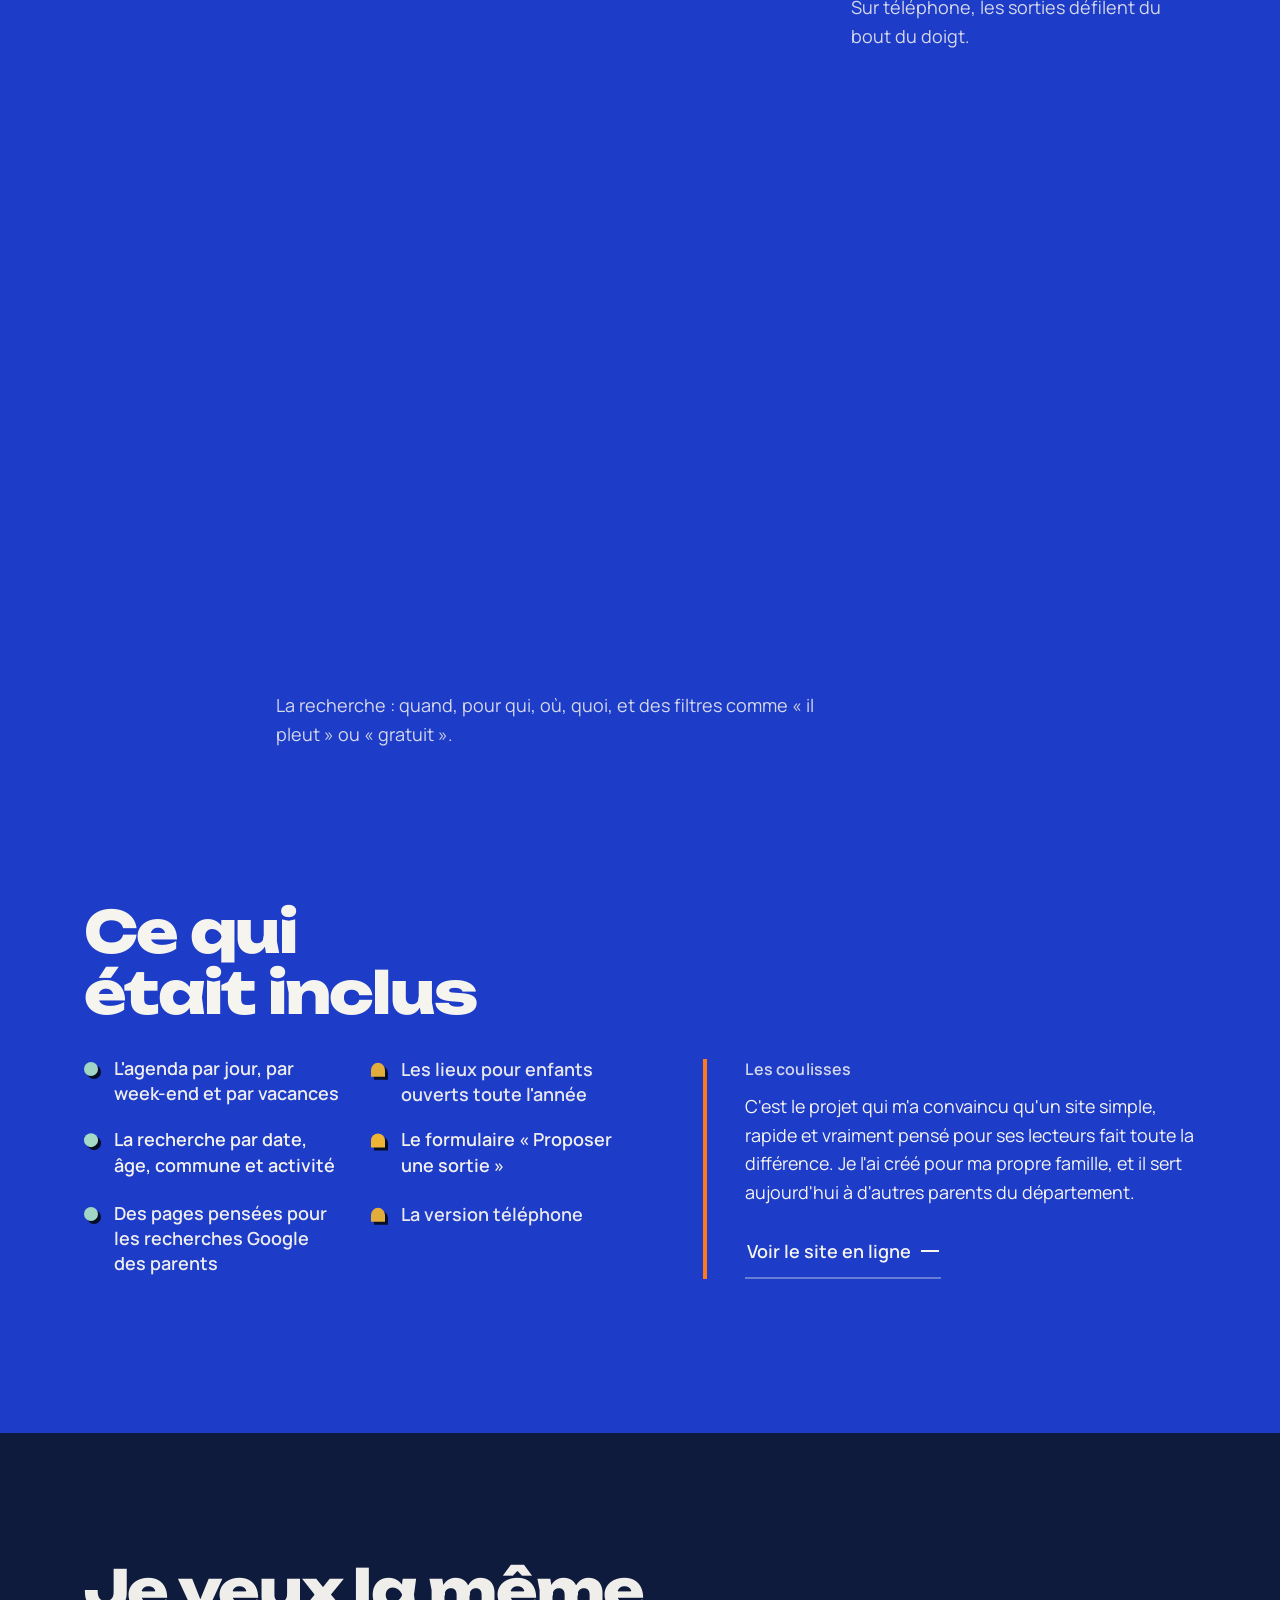
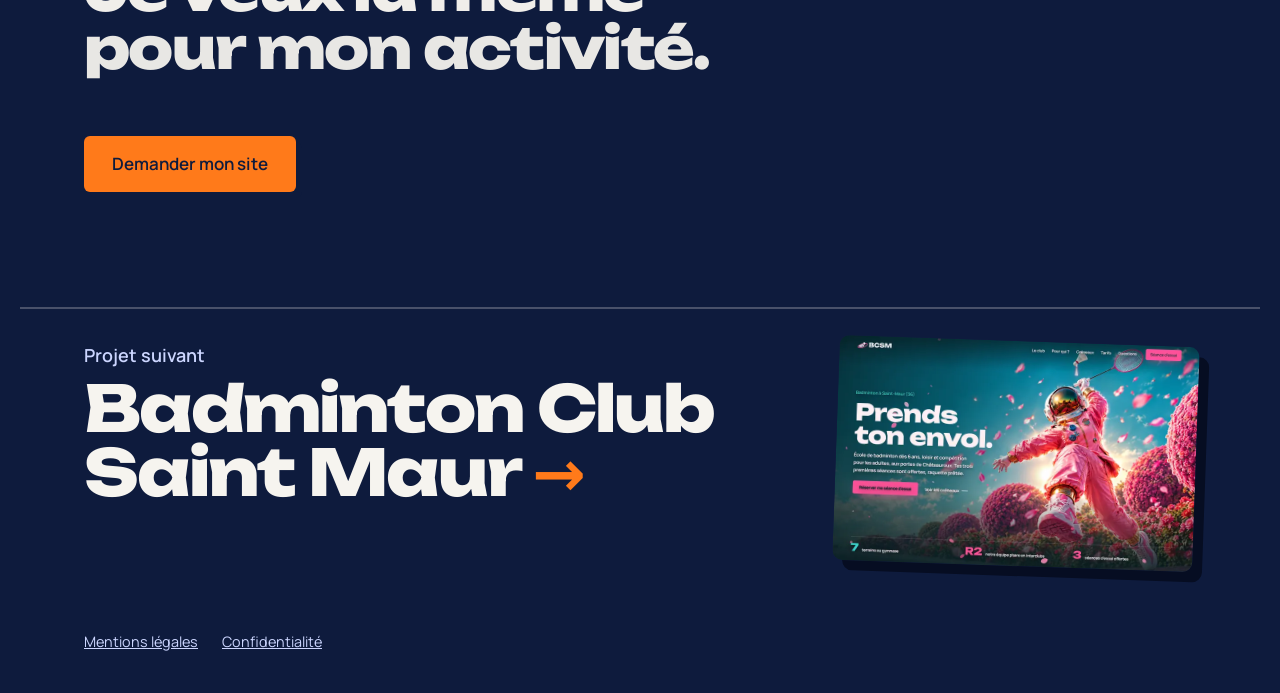
<file: projets/indre-en-famille.html>
<!doctype html>
<html lang="fr">
<head>
  <meta charset="utf-8" />
  <meta name="viewport" content="width=device-width, initial-scale=1" />
  <!-- Generated from projets/data/indre-en-famille.json by scripts/projects.mjs: edit the JSON, not this file. -->
  <title>Agenda Familles Indre · Agenda des sorties en famille · Projet de Florian Duport</title>
  <meta name="description" content="Toutes les sorties pour les enfants dans l'Indre, triées par date et par âge, sur un seul site, en ligne et utilisé par les familles du département." />
  <meta name="theme-color" content="#1D3CC8" />
  <link rel="icon" href="/favicon.svg" type="image/svg+xml" />
  <link rel="canonical" href="https://florianduport.fr/projets/indre-en-famille.html" />
  <meta property="og:type" content="article" />
  <meta property="og:title" content="Agenda Familles Indre · Projet de Florian Duport" />
  <meta property="og:description" content="Toutes les sorties pour les enfants dans l'Indre, triées par date et par âge, sur un seul site, en ligne et utilisé par les familles du département." />
  <meta property="og:image" content="https://florianduport.fr/img/projets/indre-en-famille/desktop-hero.webp" />
  <link rel="preconnect" href="https://fonts.gstatic.com" crossorigin />
  <link rel="stylesheet" href="https://fonts.googleapis.com/css2?family=Fredoka:wght@600&family=Nunito:wght@400&text=Aa%20gendFmilsIrLtxcou%2Cpb.T%3A&display=swap" media="print" onload="this.media='all'" />
  <noscript><link rel="stylesheet" href="https://fonts.googleapis.com/css2?family=Fredoka:wght@600&family=Nunito:wght@400&text=Aa%20gendFmilsIrLtxcou%2Cpb.T%3A&display=swap" /></noscript>
  <script type="application/ld+json">{"@context":"https://schema.org","@type":"CreativeWork","name":"Agenda Familles Indre","about":"Agenda des sorties en famille","description":"Toutes les sorties pour les enfants dans l'Indre, triées par date et par âge, sur un seul site, en ligne et utilisé par les familles du département.","dateCreated":"2026","image":"https://florianduport.fr/img/projets/indre-en-famille/desktop-hero.webp","creator":{"@type":"Person","name":"Florian Duport","url":"https://florianduport.fr/"},"url":"https://indre-en-famille.fr/"}</script>
  <script type="module" crossorigin src="/assets/style-DcEKXIwO.js"></script>
  <script type="module" crossorigin src="/assets/SplitText-2lVSDwDE.js"></script>
  <script type="module" crossorigin src="/assets/project-NJGssBOo.js"></script>
  <link rel="stylesheet" crossorigin href="/assets/style-DK89FTsJ.css">
  <link rel="stylesheet" crossorigin href="/assets/SplitText-BdVtHKiz.css">
  <link rel="stylesheet" crossorigin href="/assets/project-CuXzj8d0.css">
</head>
<body class="case-page">
  <a class="skip" href="#contenu">Aller au contenu</a>
  <header class="nav is-scrolled">
    <a class="nav__brand" href="/" aria-label="Florian Duport, retour à l'accueil"><svg class="logo" aria-hidden="true" focusable="false" xmlns="http://www.w3.org/2000/svg" viewBox="0 0 627 170"><g transform="translate(0 8) scale(2.34375)">
  <rect class="vs" x="2" y="14" width="60" height="36" rx="18" fill="#0E1B3D"/>
  <path class="ey" d="M15 37 Q22 24 29 37 M35 37 Q42 24 49 37" fill="none" stroke="#FF7A1A" stroke-width="5.5" stroke-linecap="round"/>
</g>
  <path class="lt" fill="#F6F4EF" d="M231.30 14.20L231.30 14.20Q225.80 14.20 223.50 16.05Q221.20 17.90 221.20 22L221.20 22L221.20 76L198.20 76L198.20 23.90Q198.20 15.20 201.70 9.30Q205.20 3.40 211.95 0.35Q218.70-2.70 228.60-2.70L228.60-2.70Q232.40-2.70 235.55-2.15Q238.70-1.60 241.90-0.50L241.90-0.50L241.90 16.10Q239.40 15.20 236.80 14.70Q234.20 14.20 231.30 14.20ZM240.90 40.50L186.80 40.50L186.80 23.70L240.90 23.70L240.90 40.50ZM250.10 76L250.10-1L273.10-1L273.10 76L250.10 76ZM316.30 77.70L316.30 77.70Q305.20 77.70 296.80 73.90Q288.40 70.10 283.70 63.25Q279 56.40 279 47.40L279 47.40Q279 38.20 283.70 31.35Q288.40 24.50 296.80 20.75Q305.20 17 316.40 17L316.40 17Q327.50 17 335.90 20.75Q344.30 24.50 348.95 31.35Q353.60 38.20 353.60 47.40L353.60 47.40Q353.60 56.40 348.95 63.25Q344.30 70.10 335.90 73.90Q327.50 77.70 316.30 77.70ZM316.40 60.90L316.40 60.90Q320.90 60.90 324.05 59.30Q327.20 57.70 328.85 54.65Q330.50 51.60 330.50 47.40L330.50 47.40Q330.50 43.10 328.85 40.05Q327.20 37 324.05 35.40Q320.90 33.80 316.40 33.80L316.40 33.80Q311.90 33.80 308.70 35.40Q305.50 37 303.85 40.05Q302.20 43.10 302.20 47.30L302.20 47.30Q302.20 51.60 303.85 54.65Q305.50 57.70 308.70 59.30Q311.90 60.90 316.40 60.90ZM360.80 38.30L356.90 18.70L380.30 18.70L383.70 39L383.70 76L360.80 76L360.80 38.30ZM409.80 17.60L409.80 17.60L409.80 37.10Q406.60 36.50 403.95 36.25Q401.30 36 399.10 36L399.10 36Q395.00 36 391.50 37.55Q388.00 39.10 385.85 42.85Q383.70 46.60 383.70 53.20L383.70 53.20L379.50 48Q380.40 41.80 381.95 36.25Q383.50 30.70 386.20 26.35Q388.90 22 392.95 19.50Q397.00 17 402.90 17L402.90 17Q404.50 17 406.20 17.15Q407.90 17.30 409.80 17.60ZM414.50 76L414.50 17.60L426.00 20L437.40 17.60L437.40 76L414.50 76ZM426.00 13.80L426.00 13.80Q420.20 13.80 416.60 10.90Q413.00 8 413.00 3.10L413.00 3.10Q413.00-1.90 416.60-4.80Q420.20-7.70 426.00-7.70L426.00-7.70Q432.00-7.70 435.55-4.80Q439.10-1.90 439.10 3.10L439.10 3.10Q439.10 8 435.55 10.90Q432.00 13.80 426.00 13.80ZM520.80 76L497.00 76L494.30 55.60L497.10 47.40L494.30 39.30L497.00 18.70L520.80 18.70L517 47.30L520.80 76ZM502.10 47.40L502.10 47.40Q500.90 56.50 496.85 63.35Q492.80 70.20 486.45 73.95Q480.10 77.70 471.90 77.70L471.90 77.70Q463.60 77.70 457.20 73.90Q450.80 70.10 447.25 63.25Q443.70 56.40 443.70 47.40L443.70 47.40Q443.70 38.20 447.25 31.35Q450.80 24.50 457.20 20.75Q463.60 17 471.90 17L471.90 17Q480.10 17 486.45 20.70Q492.80 24.40 496.90 31.25Q501.00 38.10 502.10 47.40ZM466.80 47.40L466.80 47.40Q466.80 51.20 468.35 54.10Q469.90 57 472.70 58.70Q475.50 60.40 479.10 60.40L479.10 60.40Q482.80 60.40 486.20 58.70Q489.60 57 492.20 54.10Q494.80 51.20 496.00 47.40L496.00 47.40Q494.80 43.60 492.20 40.65Q489.60 37.70 486.20 36Q482.80 34.30 479.10 34.30L479.10 34.30Q475.50 34.30 472.70 36Q469.90 37.70 468.35 40.65Q466.80 43.60 466.80 47.40ZM529 38.90L525.10 18.70L548 18.70L551.90 42.40L551.90 76L529 76L529 38.90ZM572.30 17L572.30 17Q580.70 17 586.50 20.30Q592.30 23.60 595.45 29.65Q598.60 35.70 598.60 43.80L598.60 43.80L598.60 76L575.60 76L575.60 47.10Q575.60 41.50 572.65 38.50Q569.70 35.50 564.30 35.50L564.30 35.50Q560.50 35.50 557.70 37.10Q554.90 38.70 553.40 41.60Q551.90 44.50 551.90 48.60L551.90 48.60L545 45Q546.30 35.70 550.25 29.50Q554.20 23.30 559.90 20.15Q565.60 17 572.30 17Z"/>
  <path class="lt" fill="#F6F4EF" d="M264.60 156.36L240.80 156.36L238 134.96L241.70 127.96L238 118.66L243 79.36L266.80 79.36L260.70 125.86L264.60 156.36ZM245.40 127.76L245.40 127.76Q244.20 136.86 240.15 143.71Q236.10 150.56 229.75 154.31Q223.40 158.06 215.20 158.06L215.20 158.06Q206.90 158.06 200.50 154.26Q194.10 150.46 190.55 143.61Q187 136.76 187 127.76L187 127.76Q187 118.56 190.55 111.71Q194.10 104.86 200.50 101.11Q206.90 97.36 215.20 97.36L215.20 97.36Q223.40 97.36 229.75 101.06Q236.10 104.76 240.20 111.61Q244.30 118.46 245.40 127.76ZM210.10 127.76L210.10 127.76Q210.10 131.56 211.65 134.46Q213.20 137.36 216 139.06Q218.80 140.76 222.40 140.76L222.40 140.76Q226.10 140.76 229.50 139.06Q232.90 137.36 235.50 134.46Q238.10 131.56 239.30 127.76L239.30 127.76Q238.10 123.96 235.50 121.01Q232.90 118.06 229.50 116.36Q226.10 114.66 222.40 114.66L222.40 114.66Q218.80 114.66 216 116.36Q213.20 118.06 211.65 121.01Q210.10 123.96 210.10 127.76ZM296.20 157.96L296.20 157.96Q288.20 157.96 282.45 154.66Q276.70 151.36 273.70 145.31Q270.70 139.26 270.70 131.26L270.70 131.26L270.70 99.06L293.60 99.06L293.60 127.96Q293.60 133.46 296.40 136.46Q299.20 139.46 304.30 139.46L304.30 139.46Q308.20 139.46 310.80 137.96Q313.40 136.46 314.75 133.56Q316.10 130.66 316.10 126.46L316.10 126.46L323 130.06Q321.80 139.16 317.90 145.41Q314 151.66 308.45 154.81Q302.90 157.96 296.20 157.96ZM342.90 156.36L319.90 156.36L316.10 132.66L316.10 99.06L339 99.06L339 136.16L342.90 156.36ZM348.60 172.86L348.60 99.06L371.50 99.06L371.50 114.36L370.60 116.96L370.60 134.46L371.50 139.56L371.50 172.86L348.60 172.86ZM364.50 127.76L364.50 127.76Q365.70 118.46 369.75 111.61Q373.80 104.76 380.20 101.06Q386.60 97.36 394.70 97.36L394.70 97.36Q403.10 97.36 409.45 101.11Q415.80 104.86 419.35 111.71Q422.90 118.56 422.90 127.76L422.90 127.76Q422.90 136.76 419.35 143.61Q415.80 150.46 409.45 154.26Q403.10 158.06 394.70 158.06L394.70 158.06Q386.50 158.06 380.15 154.31Q373.80 150.56 369.80 143.71Q365.80 136.86 364.50 127.76ZM399.80 127.76L399.80 127.76Q399.80 123.96 398.25 121.01Q396.70 118.06 393.90 116.36Q391.10 114.66 387.50 114.66L387.50 114.66Q383.80 114.66 380.40 116.36Q377 118.06 374.45 121.01Q371.90 123.96 370.70 127.76L370.70 127.76Q371.90 131.56 374.45 134.46Q377 137.36 380.40 139.06Q383.80 140.76 387.50 140.76L387.50 140.76Q391.10 140.76 393.90 139.06Q396.70 137.36 398.25 134.46Q399.80 131.56 399.80 127.76ZM463.80 158.06L463.80 158.06Q452.70 158.06 444.30 154.26Q435.90 150.46 431.20 143.61Q426.50 136.76 426.50 127.76L426.50 127.76Q426.50 118.56 431.20 111.71Q435.90 104.86 444.30 101.11Q452.70 97.36 463.90 97.36L463.90 97.36Q475.00 97.36 483.40 101.11Q491.80 104.86 496.45 111.71Q501.10 118.56 501.10 127.76L501.10 127.76Q501.10 136.76 496.45 143.61Q491.80 150.46 483.40 154.26Q475.00 158.06 463.80 158.06ZM463.90 141.26L463.90 141.26Q468.40 141.26 471.55 139.66Q474.70 138.06 476.35 135.01Q478.00 131.96 478.00 127.76L478.00 127.76Q478.00 123.46 476.35 120.41Q474.70 117.36 471.55 115.76Q468.40 114.16 463.90 114.16L463.90 114.16Q459.40 114.16 456.20 115.76Q453.00 117.36 451.35 120.41Q449.70 123.46 449.70 127.66L449.70 127.66Q449.70 131.96 451.35 135.01Q453.00 138.06 456.20 139.66Q459.40 141.26 463.90 141.26ZM508.30 118.66L504.40 99.06L527.80 99.06L531.20 119.36L531.20 156.36L508.30 156.36L508.30 118.66ZM557.30 97.96L557.30 97.96L557.30 117.46Q554.10 116.86 551.45 116.61Q548.80 116.36 546.60 116.36L546.60 116.36Q542.50 116.36 539 117.91Q535.50 119.46 533.35 123.21Q531.20 126.96 531.20 133.56L531.20 133.56L527 128.36Q527.90 122.16 529.45 116.61Q531 111.06 533.70 106.71Q536.40 102.36 540.45 99.86Q544.50 97.36 550.40 97.36L550.40 97.36Q552 97.36 553.70 97.51Q555.40 97.66 557.30 97.96ZM568.80 115.86L557.40 115.86L557.40 105.96L568.80 100.76L578.80 83.56L591.80 83.56L591.80 99.06L615 99.06L615 115.86L591.80 115.86L591.80 130.16Q591.80 135.96 594.05 138.36Q596.30 140.76 602.90 140.76L602.90 140.76Q607 140.76 610.20 140.11Q613.40 139.46 616 138.46L616 138.46L616 155.36Q612.80 156.36 607.90 157.21Q603 158.06 597.60 158.06L597.60 158.06Q587.80 158.06 581.45 155.06Q575.10 152.06 571.95 146.46Q568.80 140.86 568.80 133.26L568.80 133.26L568.80 115.86Z"/></svg></a>
    <a class="link-arrow case-back" href="/#projets">Tous les projets</a>
    <a class="btn btn--primary nav__cta case-navcta" href="/#contact">Demander mon site</a>
  </header>

  <main id="contenu" class="case">
    <section class="wrap case-hero">
      <p class="case-tag">Projet personnel</p>
      <h1 class="case-title">Agenda Familles Indre</h1>
      <div class="case-hero__row">
        <p class="case-lead">Toutes les sorties pour les enfants dans l'Indre, triées par date et par âge, sur un seul site, en ligne et utilisé par les familles du département.</p>
        <dl class="case-facts">
          <div><dt>Secteur</dt><dd>Agenda des sorties en famille</dd></div>
          <div><dt>Lieu</dt><dd>Châteauroux et tout l'Indre</dd></div>
          <div><dt>Année</dt><dd>2026</dd></div>
        </dl>
      </div>
      <a class="btn case-btn" href="https://indre-en-famille.fr/" target="_blank" rel="noopener">Voir le site en ligne</a>
    </section>

    <section class="case-stage" aria-label="Aperçu de la page">
      <div class="wrap case-stage__inner">
        <figure class="case-screen" style="view-transition-name:shot-indre-en-famille"><span class="browser-bar" aria-hidden="true"><i></i><i></i><i></i></span><img src="/img/projets/indre-en-famille/desktop-hero.webp" srcset="/img/projets/indre-en-famille/desktop-hero-800.webp 800w, /img/projets/indre-en-famille/desktop-hero.webp 1440w" sizes="(max-width: 900px) 92vw, 1100px" alt="La page Agenda Familles Indre sur ordinateur" width="1440" height="900" fetchpriority="high" /></figure>
        <figure class="case-phone"><img src="/img/projets/indre-en-famille/mobile-hero.webp" alt="La page Agenda Familles Indre sur téléphone" width="640" height="1387" loading="lazy" /></figure>
      </div>
    </section>

    <section class="wrap case-intro">
      <h2 class="case-label">Le point de départ</h2>
      <p class="case-statement">Comme beaucoup de parents, je cherchais souvent quoi faire avec mes enfants. Les infos étaient éparpillées entre le site de la mairie, l'office de tourisme, une page Facebook et une affiche à la boulangerie.</p>
      <div class="case-intro__cols">
        <div><h2 class="case-label">Pour qui</h2><p>Les parents et grands-parents de l'Indre qui cherchent une idée pour un mercredi, un week-end ou des vacances, le plus souvent sur leur téléphone, au dernier moment.</p></div>
        <div><h2 class="case-label">Ce que la page devait faire</h2><p>Répondre en quelques secondes à «&nbsp;on fait quoi avec les enfants&nbsp;?&nbsp;», avec la date, l'âge et le lieu.</p></div>
      </div>
    </section>

    <section class="case-choices">
      <div class="wrap">
        <h2 class="case-h2">Les choix</h2>
        <ul class="case-choice-list" role="list">
          <li class="case-choice"><span class="shape shape--disc" aria-hidden="true"></span><h3>D'abord la date, ensuite le reste</h3><p>L'accueil s'organise comme on se pose la question&nbsp;: aujourd'hui, demain, ce week-end, pendant les vacances. Chaque sortie dit tout de suite pour quel âge et où.</p></li>
          <li class="case-choice"><span class="shape shape--arch" aria-hidden="true"></span><h3>Une recherche à trois questions</h3><p>Quand&nbsp;? Pour qui&nbsp;? Quoi&nbsp;? Et des filtres simples&nbsp;: gratuit, s'il pleut, le mercredi, par commune. On trouve une idée sans lire une seule page en entier.</p></li>
          <li class="case-choice"><span class="shape shape--pill" aria-hidden="true"></span><h3>Des illustrations plutôt que des photos de stock</h3><p>Chaque sortie a son illustration dans le même style chaleureux, pour une page cohérente et joyeuse, même quand l'organisateur n'a pas de photo.</p></li>
          <li class="case-choice"><span class="shape shape--tile" aria-hidden="true"></span><h3>Un site qui vit avec ses lecteurs</h3><p>Un bouton «&nbsp;Proposer une sortie&nbsp;» permet aux familles et aux organisateurs d'envoyer une idée&nbsp;; chaque proposition est vérifiée avant d'être publiée.</p></li>
        </ul>
        <div class="case-identity">
          <div class="case-swatches"><h3 class="case-label">Les couleurs</h3><ul role="list"><li class="swatch swatch--disc"><span style="background:#F7F1E8"></span>#F7F1E8</li><li class="swatch swatch--arch"><span style="background:#2A8F8F"></span>#2A8F8F</li><li class="swatch swatch--pill"><span style="background:#1F6F6F"></span>#1F6F6F</li><li class="swatch swatch--tile"><span style="background:#E87A3A"></span>#E87A3A</li><li class="swatch swatch--disc"><span style="background:#F2B33D"></span>#F2B33D</li><li class="swatch swatch--arch"><span style="background:#E8A0B0"></span>#E8A0B0</li></ul></div>
          <div class="case-fonts"><h3 class="case-label">Les polices</h3>
            <div class="case-fontcards">
              <div class="case-fontcard case-fontcard--arch"><p class="case-font case-font--head" style="font-family:'Fredoka', var(--font-head)">Aa</p><p class="case-font__name">Titres<br />Fredoka</p></div>
              <div class="case-fontcard case-fontcard--pill"><p class="case-font case-font--body" style="font-family:'Nunito', var(--font)">Aa Le texte courant, simple et lisible.</p><p class="case-font__name">Texte&nbsp;: Nunito</p></div>
            </div></div>
        </div>
      </div>
    </section>

    <section class="wrap case-gallery" aria-labelledby="resultat">
      <h2 class="case-h2" id="resultat">Le résultat</h2>
      <div class="case-shots">
        <figure class="case-shot"><span class="case-shot__frame"><img src="/img/projets/indre-en-famille/desktop-aujourdhui.webp" srcset="/img/projets/indre-en-famille/desktop-aujourdhui-800.webp 800w, /img/projets/indre-en-famille/desktop-aujourdhui.webp 1440w" sizes="(max-width: 900px) 92vw, 840px" alt="Aujourd'hui&nbsp;: les sorties datées et les lieux ouverts, avec l'âge et la commune." width="1440" height="900" loading="lazy" decoding="async" /></span><figcaption>Aujourd'hui&nbsp;: les sorties datées et les lieux ouverts, avec l'âge et la commune.</figcaption></figure>
        <figure class="case-shot case-shot--mobile"><span class="case-shot__frame"><img src="/img/projets/indre-en-famille/mobile-aujourdhui.webp"  alt="Sur téléphone, les sorties défilent du bout du doigt." width="640" height="1387" loading="lazy" decoding="async" /></span><figcaption>Sur téléphone, les sorties défilent du bout du doigt.</figcaption></figure>
        <figure class="case-shot"><span class="case-shot__frame"><img src="/img/projets/indre-en-famille/desktop-trouver.webp" srcset="/img/projets/indre-en-famille/desktop-trouver-800.webp 800w, /img/projets/indre-en-famille/desktop-trouver.webp 1440w" sizes="(max-width: 900px) 92vw, 840px" alt="La recherche&nbsp;: quand, pour qui, où, quoi, et des filtres comme «&nbsp;il pleut&nbsp;» ou «&nbsp;gratuit&nbsp;»." width="1440" height="900" loading="lazy" decoding="async" /></span><figcaption>La recherche&nbsp;: quand, pour qui, où, quoi, et des filtres comme «&nbsp;il pleut&nbsp;» ou «&nbsp;gratuit&nbsp;».</figcaption></figure>
      </div>
    </section>

    <section class="wrap case-close">
      <div>
        <h2 class="case-h2">Ce qui était inclus</h2>
        <ul class="case-included" role="list"><li>L'agenda par jour, par week-end et par vacances</li><li>Les lieux pour enfants ouverts toute l'année</li><li>La recherche par date, âge, commune et activité</li><li>Le formulaire «&nbsp;Proposer une sortie&nbsp;»</li><li>Des pages pensées pour les recherches Google des parents</li><li>La version téléphone</li></ul>
      </div>
      <div class="case-backstage">
        <h2 class="case-label">Les coulisses</h2>
        <p>C'est le projet qui m'a convaincu qu'un site simple, rapide et vraiment pensé pour ses lecteurs fait toute la différence. Je l'ai créé pour ma propre famille, et il sert aujourd'hui à d'autres parents du département.</p>
        <a class="link-arrow" href="https://indre-en-famille.fr/" target="_blank" rel="noopener">Voir le site en ligne</a>
      </div>
    </section>

    <section class="case-cta">
      <div class="wrap case-cta__inner">
        <p class="footer__big">Je veux la même pour mon activité.</p>
        <a class="btn btn--primary btn--lg" href="/#contact">Demander mon site</a>
      </div>
      <a class="wrap case-next" href="/projets/badminton-saint-maur.html">
        <span class="case-next__label">Projet suivant</span>
        <span class="case-next__name">Badminton Club Saint Maur</span>
        <span class="case-next__shot" style="view-transition-name:shot-badminton-saint-maur"><img src="/img/projets/badminton-saint-maur/desktop-hero-800.webp" alt="" width="800" height="500" loading="lazy" /></span>
      </a>
      <p class="wrap case-legal"><a href="/mentions-legales.html">Mentions légales</a><a href="/confidentialite.html">Confidentialité</a></p>
    </section>
  </main>
</body>
</html>
</file>
<file: assets/style-DK89FTsJ.css>
@font-face{font-family:Unbounded;font-style:normal;font-display:swap;font-weight:800;src:url([data-uri])format("woff2"),url([data-uri])format("woff");unicode-range:U+460-52F,U+1C80-1C8A,U+20B4,U+2DE0-2DFF,U+A640-A69F,U+FE2E-FE2F}@font-face{font-family:Unbounded;font-style:normal;font-display:swap;font-weight:800;src:url(/assets/unbounded-cyrillic-800-normal--HlTIRd4.woff2)format("woff2"),url(/assets/unbounded-cyrillic-800-normal-DbsDaRyD.woff)format("woff");unicode-range:U+301,U+400-45F,U+490-491,U+4B0-4B1,U+2116}@font-face{font-family:Unbounded;font-style:normal;font-display:swap;font-weight:800;src:url(/assets/unbounded-vietnamese-800-normal-CoK4UhqK.woff2)format("woff2"),url(/assets/unbounded-vietnamese-800-normal-BESasFH0.woff)format("woff");unicode-range:U+102-103,U+110-111,U+128-129,U+168-169,U+1A0-1A1,U+1AF-1B0,U+300-301,U+303-304,U+308-309,U+323,U+329,U+1EA0-1EF9,U+20AB}@font-face{font-family:Unbounded;font-style:normal;font-display:swap;font-weight:800;src:url(/assets/unbounded-latin-ext-800-normal-18_tL4n1.woff2)format("woff2"),url(/assets/unbounded-latin-ext-800-normal-qEXaCaVG.woff)format("woff");unicode-range:U+100-2BA,U+2BD-2C5,U+2C7-2CC,U+2CE-2D7,U+2DD-2FF,U+304,U+308,U+329,U+1D00-1DBF,U+1E00-1E9F,U+1EF2-1EFF,U+2020,U+20A0-20AB,U+20AD-20C0,U+2113,U+2C60-2C7F,U+A720-A7FF}@font-face{font-family:Unbounded;font-style:normal;font-display:swap;font-weight:800;src:url(/assets/unbounded-latin-800-normal-CN2Hxyoo.woff2)format("woff2"),url(/assets/unbounded-latin-800-normal-Cjred_zf.woff)format("woff");unicode-range:U+??,U+131,U+152-153,U+2BB-2BC,U+2C6,U+2DA,U+2DC,U+304,U+308,U+329,U+2000-206F,U+20AC,U+2122,U+2191,U+2193,U+2212,U+2215,U+FEFF,U+FFFD}@font-face{font-family:Manrope;font-style:normal;font-display:swap;font-weight:400;src:url([data-uri])format("woff2"),url([data-uri])format("woff");unicode-range:U+460-52F,U+1C80-1C8A,U+20B4,U+2DE0-2DFF,U+A640-A69F,U+FE2E-FE2F}@font-face{font-family:Manrope;font-style:normal;font-display:swap;font-weight:400;src:url(/assets/manrope-cyrillic-400-normal-BMzJvInZ.woff2)format("woff2"),url(/assets/manrope-cyrillic-400-normal-Dvx59UGC.woff)format("woff");unicode-range:U+301,U+400-45F,U+490-491,U+4B0-4B1,U+2116}@font-face{font-family:Manrope;font-style:normal;font-display:swap;font-weight:400;src:url(/assets/manrope-greek-400-normal-CM4qok81.woff2)format("woff2"),url(/assets/manrope-greek-400-normal-DuX9RsAR.woff)format("woff");unicode-range:U+370-377,U+37A-37F,U+384-38A,U+38C,U+38E-3A1,U+3A3-3FF}@font-face{font-family:Manrope;font-style:normal;font-display:swap;font-weight:400;src:url(/assets/manrope-vietnamese-400-normal-DHb3EETF.woff2)format("woff2"),url(/assets/manrope-vietnamese-400-normal-D7E_mLGF.woff)format("woff");unicode-range:U+102-103,U+110-111,U+128-129,U+168-169,U+1A0-1A1,U+1AF-1B0,U+300-301,U+303-304,U+308-309,U+323,U+329,U+1EA0-1EF9,U+20AB}@font-face{font-family:Manrope;font-style:normal;font-display:swap;font-weight:400;src:url(/assets/manrope-latin-ext-400-normal-CMDvPJRp.woff2)format("woff2"),url(/assets/manrope-latin-ext-400-normal-C-X6QNXX.woff)format("woff");unicode-range:U+100-2BA,U+2BD-2C5,U+2C7-2CC,U+2CE-2D7,U+2DD-2FF,U+304,U+308,U+329,U+1D00-1DBF,U+1E00-1E9F,U+1EF2-1EFF,U+2020,U+20A0-20AB,U+20AD-20C0,U+2113,U+2C60-2C7F,U+A720-A7FF}@font-face{font-family:Manrope;font-style:normal;font-display:swap;font-weight:400;src:url(/assets/manrope-latin-400-normal-PaqtzbVb.woff2)format("woff2"),url(/assets/manrope-latin-400-normal-8tf8FM3T.woff)format("woff");unicode-range:U+??,U+131,U+152-153,U+2BB-2BC,U+2C6,U+2DA,U+2DC,U+304,U+308,U+329,U+2000-206F,U+20AC,U+2122,U+2191,U+2193,U+2212,U+2215,U+FEFF,U+FFFD}@font-face{font-family:Manrope;font-style:normal;font-display:swap;font-weight:600;src:url([data-uri])format("woff2"),url([data-uri])format("woff");unicode-range:U+460-52F,U+1C80-1C8A,U+20B4,U+2DE0-2DFF,U+A640-A69F,U+FE2E-FE2F}@font-face{font-family:Manrope;font-style:normal;font-display:swap;font-weight:600;src:url(/assets/manrope-cyrillic-600-normal-DvRl3Mj-.woff2)format("woff2"),url(/assets/manrope-cyrillic-600-normal-It4mZcQk.woff)format("woff");unicode-range:U+301,U+400-45F,U+490-491,U+4B0-4B1,U+2116}@font-face{font-family:Manrope;font-style:normal;font-display:swap;font-weight:600;src:url(/assets/manrope-greek-600-normal-BoRV6lzK.woff2)format("woff2"),url(/assets/manrope-greek-600-normal-CF2i9ZRY.woff)format("woff");unicode-range:U+370-377,U+37A-37F,U+384-38A,U+38C,U+38E-3A1,U+3A3-3FF}@font-face{font-family:Manrope;font-style:normal;font-display:swap;font-weight:600;src:url(/assets/manrope-vietnamese-600-normal-C1J5PCl_.woff2)format("woff2"),url(/assets/manrope-vietnamese-600-normal-lA7a_7Ok.woff)format("woff");unicode-range:U+102-103,U+110-111,U+128-129,U+168-169,U+1A0-1A1,U+1AF-1B0,U+300-301,U+303-304,U+308-309,U+323,U+329,U+1EA0-1EF9,U+20AB}@font-face{font-family:Manrope;font-style:normal;font-display:swap;font-weight:600;src:url(/assets/manrope-latin-ext-600-normal-_gBojHdJ.woff2)format("woff2"),url(/assets/manrope-latin-ext-600-normal-u5Pl7hTU.woff)format("woff");unicode-range:U+100-2BA,U+2BD-2C5,U+2C7-2CC,U+2CE-2D7,U+2DD-2FF,U+304,U+308,U+329,U+1D00-1DBF,U+1E00-1E9F,U+1EF2-1EFF,U+2020,U+20A0-20AB,U+20AD-20C0,U+2113,U+2C60-2C7F,U+A720-A7FF}@font-face{font-family:Manrope;font-style:normal;font-display:swap;font-weight:600;src:url(/assets/manrope-latin-600-normal-4f0koTD-.woff2)format("woff2"),url(/assets/manrope-latin-600-normal-BqgrALkZ.woff)format("woff");unicode-range:U+??,U+131,U+152-153,U+2BB-2BC,U+2C6,U+2DA,U+2DC,U+304,U+308,U+329,U+2000-206F,U+20AC,U+2122,U+2191,U+2193,U+2212,U+2215,U+FEFF,U+FFFD}:root{--blue:#1d3cc8;--navy:#0e1b3d;--ice:#e9eeff;--lin:#f6f4ef;--pale:#ccd6ff;--slate:#2b3a66;--orange:#ff7a1a;--mint:#a6dcc6;--mustard:#f2b632;--font:"Manrope", system-ui, sans-serif;--font-head:"Unbounded", "Manrope", system-ui, sans-serif;--wrap:1240px;--gutter:clamp(20px, 5vw, 64px);--radius:6px;--shadow-hard:6px 6px 0 var(--navy);--ease:cubic-bezier(.2, .7, .2, 1)}*,:before,:after{box-sizing:border-box}html{scroll-behavior:smooth;-webkit-text-size-adjust:100%;scroll-padding-top:84px;overflow-x:clip}body{background:var(--blue);color:var(--lin);font:400 1.0625rem/1.6 var(--font);-webkit-font-smoothing:antialiased;margin:0;overflow-x:clip}img,picture,svg,canvas{max-width:100%;display:block}a{color:inherit}h1,h2,h3{font-family:var(--font-head);letter-spacing:-.02em;text-wrap:balance;margin:0;font-weight:800;line-height:1.05}p{margin:0}:focus-visible{outline:3px solid var(--orange);outline-offset:3px;border-radius:2px}.skip{z-index:200;background:var(--orange);color:var(--navy);border-radius:var(--radius);padding:10px 16px;font-weight:600;position:absolute;top:-60px;left:12px}.skip:focus{top:12px}.wrap{max-width:var(--wrap);padding:0 var(--gutter);margin:0 auto}.section{padding:clamp(80px,11vw,136px) 0;position:relative}.section--blue{background:var(--blue)}.section--navy{background:var(--navy)}.section--ice{background:var(--ice);color:var(--navy)}.h2{max-width:18ch;font-size:clamp(1.9rem,3.7vw,3.15rem)}.lead{color:var(--pale);max-width:46ch;margin-top:18px;font-size:clamp(1.05rem,1.4vw,1.2rem)}.section--ice .lead{color:var(--slate)}.btn{border-radius:var(--radius);min-height:48px;font:600 1rem/1 var(--font);cursor:pointer;transition:transform .25s var(--ease), box-shadow .25s var(--ease), background .2s;border:0;justify-content:center;align-items:center;gap:10px;padding:12px 22px;text-decoration:none;display:inline-flex}.btn--primary{background:var(--orange);color:var(--navy);box-shadow:var(--shadow-hard)}.btn--primary:hover{box-shadow:8px 8px 0 var(--navy);transform:translate(-2px,-2px)}.btn--primary:active{box-shadow:2px 2px 0 var(--navy);transform:translate(3px,3px)}.btn--lg{min-height:56px;padding:16px 28px;font-size:1.0625rem}.link-arrow{transition:border-color .2s, gap .25s var(--ease);border-bottom:2px solid #f6f4ef59;align-items:center;gap:10px;padding:12px 2px;font-weight:600;text-decoration:none;display:inline-flex}.link-arrow:after{content:"";width:18px;height:2px;transition:width .25s var(--ease);background:currentColor;box-shadow:0 0}.link-arrow:hover{border-color:var(--orange)}.link-arrow:hover:after{width:26px}.logo .lt{fill:var(--lin)}.logo .ey,.logo-mark .ey{transform-box:fill-box;transform-origin:50%;transition:d .3s var(--ease)}.nav{z-index:100;height:76px;padding:0 var(--gutter);align-items:center;gap:32px;transition:background .3s,box-shadow .3s,height .3s;display:flex;position:fixed;inset:0 0 auto}.nav.is-scrolled .logo .vs{fill:var(--blue);transition:fill .3s}.nav.is-scrolled{background:var(--navy);height:68px;box-shadow:0 2px #0000002e}.nav__brand{flex:none;display:block}.nav__brand .logo{width:auto;height:38px}.nav__links{gap:28px;margin-left:auto;display:flex}.nav__links a{padding:8px 0;font-size:.95rem;font-weight:600;text-decoration:none;position:relative}.nav__links a:after{content:"";background:var(--orange);transform-origin:0;height:2px;transition:transform .3s var(--ease);position:absolute;bottom:0;left:0;right:0;transform:scaleX(0)}.nav__links a:hover:after,.nav__links a.is-active:after{transform:scaleX(1)}.nav__cta{min-height:42px;box-shadow:none;padding:10px 18px;font-size:.95rem}.nav__cta:hover{box-shadow:none;transform:translateY(-1px)}.nav__burger{cursor:pointer;background:0 0;border:0;width:48px;height:48px;margin-left:auto;padding:12px;display:none}.nav__burger span{background:var(--lin);height:3px;transition:transform .3s var(--ease);border-radius:2px;display:block}.nav__burger span+span{width:70%;margin-top:8px;margin-left:auto}.nav__burger[aria-expanded=true] span:first-child{transform:translateY(5.5px)rotate(45deg)}.nav__burger[aria-expanded=true] span+span{width:100%;transform:translateY(-5.5px)rotate(-45deg)}.menu{z-index:90;background:var(--navy);padding:110px var(--gutter) 40px;flex-direction:column;justify-content:space-between;display:flex;position:fixed;inset:0}.menu[hidden]{display:none}.menu nav{flex-direction:column;gap:6px;display:flex}.menu nav a{font:800 clamp(1.8rem, 8vw, 2.6rem)/1.25 var(--font-head);letter-spacing:-.02em;text-decoration:none}.menu .btn{align-self:flex-start}.hero{background:var(--blue);height:175vh;position:relative}.hero__sticky{z-index:7;height:100svh;position:sticky;top:0;overflow:hidden}.hero__poster,.hero__poster img{object-fit:cover;object-position:72% 40%;width:100%;height:100%;position:absolute;inset:0}.hero__poster{transition:opacity .9s}body.stage-ready .hero__poster{opacity:0}#stage{z-index:6;pointer-events:none;opacity:0;width:100%;height:100%;transition:opacity .9s;position:fixed;inset:0}body.stage-ready #stage{opacity:1}body.stage-failed #stage{display:none}.hero__drag{z-index:7;cursor:grab;touch-action:pan-y;width:46%;position:absolute;top:0;bottom:0;right:0}.hero__drag:active{cursor:grabbing}body:not(.stage-ready) .hero__drag{display:none}.hero__content{left:var(--gutter);z-index:8;pointer-events:none;max-width:min(40rem,46vw);position:absolute;top:50%;transform:translateY(-56%)}.hero__content a{pointer-events:auto}.hero__kicker{color:var(--pale);margin-bottom:22px;font-size:.98rem;font-weight:600}.hero__title{letter-spacing:-.035em;font-size:clamp(2.7rem,5.3vw,4.9rem);line-height:.98}.hero__lead{color:var(--lin);max-width:34ch;margin-top:26px;font-size:clamp(1.05rem,1.35vw,1.25rem)}.hero__actions{flex-wrap:wrap;align-items:center;gap:18px 30px;margin-top:36px;display:flex}.hero__facts{left:var(--gutter);z-index:8;border-top:2px solid #f6f4ef47;gap:clamp(20px,3.4vw,52px);max-width:min(42rem,44vw);margin:0;padding:22px 0 0;list-style:none;display:flex;position:absolute;bottom:clamp(24px,4.5vh,48px)}.hero__facts li{flex-direction:column;gap:4px;display:flex}.hero__facts--phone,.hero__arch{display:none}.hero__facts strong{font:800 clamp(1.05rem, 1.5vw, 1.35rem)/1.1 var(--font-head);letter-spacing:-.01em}.hero__facts span{color:var(--pale);font-size:1rem}.robot-spot{pointer-events:none;position:relative}body.stage-ready .robot-spot.is-home{pointer-events:auto;cursor:pointer}.robot-spot:before{content:"";background:var(--orange);opacity:0;transform-origin:50% 100%;border-radius:999px 999px 10px 10px;transition:opacity .35s,transform .75s cubic-bezier(.34,1.56,.64,1);position:absolute;inset:22% 6% 0;transform:translateY(36px)scale(.7);box-shadow:-12px 14px #0e1b3d47}.robot-spot.is-home:before{opacity:1;transform:none}.robot-spot--contact:before{background:var(--mint)}.robot-spot--footer:before{background:var(--blue);box-shadow:-12px 14px #0000004d}.robot-spot--offer{grid-area:3/1;width:min(100%,340px);height:clamp(260px,26vw,360px);margin-top:24px}.robot-spot--contact{order:3;width:min(100%,320px);height:clamp(240px,24vw,330px);margin:56px 0 8px}.robot-spot--footer{justify-self:end;width:min(100%,320px);height:clamp(250px,25vw,340px)}body.stage-failed .robot-spot,body:not(.stage-ready) .robot-spot--contact{display:none}.contact__intro{flex-direction:column;display:flex}.contact__intro .contact__direct{order:2}.paper-cluster{vertical-align:top;pointer-events:none;width:0;height:0;display:inline-block;position:relative}.paper{box-shadow:5px 5px 0 var(--blue);display:block;position:absolute}.paper--disc{background:var(--orange);border-radius:50%;width:38px;height:38px}.paper--arch{background:var(--mint);border-radius:999px 999px 0 0;width:30px;height:40px}.paper--pill{background:var(--mustard);border-radius:999px;width:52px;height:22px;transform:rotate(-12deg)}.works__head .paper-cluster{margin-left:22px}.works__head .paper--disc{top:-.9em;left:0}.works__head .paper--arch{top:-1.1em;left:44px}.works__head .paper--pill{top:-.05em;left:10px}.footer__call>div:first-child{position:relative}.footer__call .paper-cluster{position:absolute;top:-64px;right:8%}.footer__call .paper--disc{top:0;left:0}.footer__call .paper--arch{top:-6px;left:56px}.footer__call .paper--pill{top:44px;left:18px}.works__head{grid-template-columns:1.1fr 1fr;align-items:end;gap:32px;margin-bottom:clamp(48px,6vw,80px);display:grid}.works__head .lead{margin:0}.stack{gap:14vh;margin:0;padding:0 0 8vh;list-style:none;display:grid}.stack__item{top:calc(96px + var(--i) * 14px);--tilt:-1.1deg;transform:rotate(var(--tilt));--c-bg:var(--ice);--c-fg:var(--navy);--c-mute:var(--slate);--c-accent:var(--orange);--c-on:var(--navy);position:sticky}.stack__item:nth-child(2n){--tilt:1.2deg}.stack__card{background:var(--c-bg);min-height:min(70vh,600px);color:var(--c-fg);transform-origin:50% 0;will-change:transform;border-radius:18px;grid-template-columns:minmax(0,1.45fr) minmax(0,1fr);align-items:center;gap:clamp(24px,4vw,64px);padding:clamp(20px,3vw,44px);text-decoration:none;display:grid;box-shadow:16px 16px #060d22}.stack__shot{background:#fff;border-radius:10px;display:block;overflow:hidden;box-shadow:0 1px #00000014,0 18px 40px -18px #00000073}.browser-bar{background:#f2f2ef;gap:6px;padding:9px 12px;display:flex}.browser-bar i{background:#d0d3dc;border-radius:50%;width:9px;height:9px}.stack__shot img{aspect-ratio:16/10;object-fit:cover;object-position:top;width:100%;height:auto;transition:transform .8s var(--ease)}.stack__card:hover .stack__shot img{transform:scale(1.03)}.stack__info{flex-direction:column;align-items:flex-start;gap:12px;display:flex}.stack__tag{border-radius:var(--radius);background:var(--c-fg);color:var(--c-bg);padding:5px 12px;font-size:.88rem;font-weight:600}.stack__name{font:800 clamp(1.7rem, 3.2vw, 2.8rem)/1.02 var(--font-head);letter-spacing:-.025em;text-wrap:balance;margin-top:6px}.stack__meta{color:var(--c-mute);font-weight:600}.stack__hook{color:var(--c-mute);max-width:30rem}.stack__more{border-bottom:3px solid var(--c-accent);align-items:center;gap:12px;margin-top:10px;padding-bottom:4px;font-weight:600;display:inline-flex}.stack__more:after{content:"→";transition:transform .3s var(--ease)}.stack__card:hover .stack__more:after,.stack__card:focus-visible .stack__more:after{transform:translate(6px)}.stack__card:focus-visible{outline:3px solid var(--orange);outline-offset:6px}.stack__item--next{--c-bg:var(--orange);--c-fg:var(--navy);--c-mute:var(--navy)}.stack__item--next .stack__card{grid-template-columns:minmax(0,1.2fr) minmax(0,1fr);min-height:min(52vh,440px)}.stack__item--next .stack__name{font-size:clamp(2rem,4.4vw,3.8rem)}.btn--dark{background:var(--navy);color:var(--lin);margin-top:12px}.stack__shapes{height:100%;min-height:220px;position:relative}.stack__shapes i{display:block;position:absolute}.stack__shapes i:first-child{aspect-ratio:1;background:var(--blue);border-radius:50%;width:46%;top:8%;right:30%}.stack__shapes i:nth-child(2){aspect-ratio:1/1.3;background:var(--mint);width:30%;box-shadow:8px 8px 0 var(--navy);border-radius:999px 999px 0 0;top:2%;right:6%}.stack__shapes i:nth-child(3){background:var(--mustard);border-radius:999px;width:52%;height:22%;bottom:6%;right:10%;transform:rotate(-8deg)}.offer__wrap{grid-template-rows:auto auto 1fr;grid-template-columns:1fr minmax(320px,470px);align-items:start;gap:40px clamp(32px,6vw,96px);display:grid}.offer__intro{grid-column:1}.ticket-wrap{filter:drop-shadow(14px 14px 0 var(--orange));grid-area:1/2/span 3}.ticket{background:var(--ice);color:var(--navy);-webkit-mask-composite:source-in;border-radius:10px;padding:clamp(28px,3vw,40px);-webkit-mask-image:radial-gradient(14px at 0 152px,#0000 98%,#000),radial-gradient(14px at 100% 152px,#0000 98%,#000);-webkit-mask-position:0 0,0 0;-webkit-mask-size:auto,auto;-webkit-mask-repeat:repeat,repeat;-webkit-mask-clip:border-box,border-box;-webkit-mask-origin:border-box,border-box;-webkit-mask-composite:source-in;mask-composite:intersect;-webkit-mask-source-type:auto,auto;mask-mode:match-source,match-source}.ticket__top{border-bottom:2px dashed #0e1b3d40;margin-bottom:26px;padding-bottom:26px}.ticket__name{font:600 1.05rem/1.2 var(--font-head)}.ticket__price{align-items:flex-start;gap:8px;margin-top:10px;display:flex}.ticket__amount{font:800 clamp(4.5rem, 8vw, 6.4rem)/.9 var(--font-head);letter-spacing:-.05em}.ticket__unit{font:800 2rem/1 var(--font-head);flex-direction:column;gap:8px;padding-top:6px;display:flex}.ticket__unit small{font:600 .9rem/1 var(--font);color:var(--slate)}.ticket__list{gap:12px;margin:0 0 32px;padding:0;list-style:none;display:grid}.ticket__list li{padding-left:32px;position:relative}.ticket__list li:before{content:"";border:3px solid var(--slate);border-color:var(--slate) transparent transparent transparent;border-radius:50%;width:15px;height:15px;position:absolute;top:.55em;left:2px}.ticket__cta{width:100%}.addon{border-left:4px solid var(--mustard);grid-area:2/1;align-self:start;max-width:30rem;margin-top:12px;padding:6px 0 6px 26px}.addon__name{font:800 1.25rem/1.2 var(--font-head)}.addon__price{color:var(--pale);margin:10px 0 12px}.addon__price strong{color:var(--lin);font:800 1.6rem/1 var(--font-head);margin-right:4px}.addon p:last-child{color:var(--pale)}.method__wrap{grid-template-columns:1.1fr 1fr;align-items:center;gap:clamp(40px,6vw,96px);display:grid}.method__media img{width:100%;height:auto;box-shadow:-14px 14px 0 var(--mint);border-radius:10px}.steps{margin:40px 0 0;padding:0;list-style:none;position:relative}.steps:before{content:"";background:#a6dcc640;width:2px;position:absolute;top:14px;bottom:30px;left:11px}.steps__fill{background:var(--orange);transform-origin:top;width:2px;position:absolute;top:14px;bottom:30px;left:11px;transform:scaleY(0)}.js .steps__fill{transform:scaleY(0)}html:not(.js) .steps__fill{transform:none}.step{padding:0 0 30px 52px;position:relative}.step:before{content:"";background:var(--orange);width:28px;height:28px;box-shadow:4px 4px 0 var(--blue);outline:6px solid var(--navy);border-radius:50%;position:absolute;top:0;left:-2px}.step:nth-of-type(2):before{background:var(--mint);border-radius:999px 999px 0 0}.step:nth-of-type(3):before{background:var(--mustard);border-radius:999px;width:36px;height:20px;top:4px;left:-6px}.step:nth-of-type(4):before{background:var(--mint);border-radius:7px;transform:rotate(12deg)}.step h3{letter-spacing:-.01em;font-size:1.25rem;font-weight:600}.step p{color:var(--pale);max-width:40ch;margin-top:6px}.who{overflow-x:clip}.who__top{grid-template-columns:minmax(0,1fr) minmax(0,1.1fr);align-items:center;gap:clamp(40px,6vw,96px);display:grid}.who__photo{margin:0;margin-right:calc(-1 * var(--gutter) + min(0px, (var(--wrap) - 100vw) / 2));height:clamp(420px,40vw,580px);position:relative}.who__photo picture,.who__photo img{width:100%;height:100%;display:block}.who__photo img{object-fit:cover;object-position:50% 40%;box-shadow:-14px 14px 0 var(--orange);border-radius:14px 0 0 14px}.who__paper{width:56px;height:72px;box-shadow:6px 6px 0 var(--navy);position:absolute;top:-26px;left:-34px}.who__band{grid-template-columns:repeat(2,minmax(0,1fr));gap:0 clamp(32px,6vw,96px);margin:clamp(48px,6vw,80px) auto 0;padding-top:0;padding-bottom:0;list-style:none;display:grid}.who__band li{border-top:2px solid #f6f4ef38;gap:6px;padding:22px 0;display:grid}.who__band li:nth-last-child(-n+2){border-bottom:2px solid #f6f4ef38}.who__band strong{font:800 clamp(1.4rem, 2vw, 1.75rem)/1.1 var(--font-head);letter-spacing:-.02em}.who__band span{color:var(--pale)}.who__you strong{font-size:clamp(1.1rem,1.5vw,1.3rem)}.who__you .link-arrow{justify-self:start;margin-top:2px}.promise__wrap{gap:clamp(56px,7vw,96px);display:grid}.promise__lead{text-align:center;justify-self:center;max-width:60rem}.promise__title{color:var(--mint);letter-spacing:-.01em;max-width:none;margin-bottom:26px;font-size:clamp(1.2rem,1.6vw,1.4rem);font-weight:600}.promise__big{font:800 clamp(2.6rem, 6vw, 5.6rem)/.98 var(--font-head);letter-spacing:-.035em;text-wrap:balance}.promise__sub{color:var(--pale);max-width:40ch;margin:28px auto 0;font-size:1.15rem}.promise__list{border-top:2px solid #a6dcc640;grid-template-columns:repeat(3,minmax(0,1fr));gap:0 clamp(32px,4vw,64px);margin:0;padding:0;list-style:none;display:grid}.promise__list li{align-content:start;gap:18px;padding:32px 0 0;display:grid}.promise__icon{width:44px;height:44px;color:var(--mint)}.promise__list .logo-mark{flex:none;width:44px;height:44px}.promise__list .logo-mark .vs{fill:var(--blue)}.promise__list h3{letter-spacing:-.01em;font-size:1.2rem;font-weight:600}.promise__list p{color:var(--pale);max-width:40ch;margin-top:8px}.faq__wrap .h2{max-width:22ch;margin-bottom:clamp(36px,4vw,56px)}.faq__list{columns:2;column-gap:clamp(32px,5vw,80px)}.faq__list details{break-inside:avoid;border-top:2px solid #0e1b3d24;border-bottom:2px solid #0e1b3d24;margin-top:-2px}.faq__list summary{cursor:pointer;font:600 1.12rem/1.35 var(--font-head);letter-spacing:-.01em;justify-content:space-between;align-items:center;gap:20px;padding:22px 0;list-style:none;display:flex}.faq__list summary::-webkit-details-marker{display:none}.faq__list summary:after{content:"";border-radius:var(--radius);background:linear-gradient(var(--lin), var(--lin)) center / 12px 2.5px no-repeat, linear-gradient(var(--lin), var(--lin)) center / 2.5px 12px no-repeat, var(--navy);width:26px;height:26px;transition:transform .3s var(--ease), background-color .3s;flex:none}.faq__list summary:hover:after,.faq__list details[open] summary:after{background-color:var(--orange)}.faq__list details[open] summary:after{transform:rotate(45deg)}.faq__list details p{color:var(--slate);max-width:62ch;padding:0 48px 24px 0}.contact__wrap{grid-template-columns:1fr 1.2fr;align-items:start;gap:clamp(40px,6vw,96px);display:grid}.contact__direct{gap:16px;margin:40px 0 0;padding:0;list-style:none;display:grid}.contact__direct li{grid-template-columns:7rem 1fr;align-items:baseline;gap:4px 16px;display:grid}.contact__direct span{color:var(--pale);font-size:1rem}.contact__direct a{font-weight:600}.contact__direct em{color:var(--mustard);grid-column:2;font-size:.85rem;font-style:normal}.form{background:var(--ice);color:var(--navy);box-shadow:14px 14px 0 var(--navy);border-radius:10px;gap:18px;padding:clamp(24px,3vw,40px);display:grid}.form__row{grid-template-columns:1fr 1fr;align-items:end;gap:18px;display:grid}.form label{gap:8px;font-size:.95rem;font-weight:600;display:grid}.form small{color:var(--slate);font-weight:400}.form input,.form textarea{width:100%;font:400 1rem/1.4 var(--font);color:var(--navy);border-radius:var(--radius);background:#fff;border:2px solid #0e1b3d40;min-height:48px;padding:12px 14px;transition:border-color .2s,box-shadow .2s}.form input::placeholder,.form textarea::placeholder{color:#5d6a8f}.form input:focus,.form textarea:focus{border-color:var(--navy);box-shadow:0 0 0 3px var(--orange);outline:none}.form textarea{resize:vertical}.form.tried :invalid{border-color:#c0392b}.form .btn{box-shadow:6px 6px 0 var(--navy);justify-self:start}.form__legal{color:var(--slate);font-size:.88rem}.form__status{min-height:1.5em;font-weight:600}.form__brief{color:var(--slate);border-top:2px solid #0e1b3d1f;margin-top:4px;padding-top:16px;font-size:.95rem}.form__brief a{color:var(--navy);font-weight:600}.hp{position:absolute;left:-9999px}.footer{background:var(--navy);padding:clamp(80px,10vw,128px) 0 40px}.footer__call{border-bottom:2px solid #a6dcc633;grid-template-columns:1.4fr 1fr;align-items:center;gap:40px;margin-bottom:56px;padding-bottom:clamp(56px,7vw,96px);display:grid}.footer__big{font:800 clamp(2rem, 4.4vw, 3.6rem)/1.02 var(--font-head);letter-spacing:-.03em;text-wrap:balance;max-width:16ch;margin-bottom:32px}.footer__wrap{grid-template-columns:1.4fr 1fr 1fr;align-items:start;gap:40px;display:grid}.footer .logo{width:auto;height:46px}.footer .logo .vs{fill:var(--blue)}.footer__brand p{color:var(--pale);margin-top:16px}.footer__nav,.footer__legal{gap:10px;display:grid}.footer a{font-weight:600;text-decoration:none}.footer a:hover{color:var(--orange)}.footer__legal p{color:var(--pale);margin-top:8px;font-size:.9rem}.socials{gap:8px;margin:0;padding:0;list-style:none;display:flex}.socials a{border-radius:var(--radius);width:44px;height:44px;color:var(--lin);transition:color .2s, background .2s, transform .25s var(--ease);place-items:center;text-decoration:none;display:grid}.socials a[href]:hover{color:var(--orange);background:#f6f4ef14;transform:translateY(-2px)}.socials svg{width:24px;height:24px}.socials a.is-soon{opacity:.8;cursor:default}.socials--footer{margin-top:18px;margin-left:-10px}.socials--contact{margin-left:-10px}.contact__direct .socials li{display:block}.legal-page{background:var(--navy)}.legal{padding:140px 0 100px}.legal__wrap{max-width:760px}.legal h1{margin-bottom:18px;font-size:clamp(2.2rem,5vw,3.4rem)}.legal h2{letter-spacing:-.01em;margin:44px 0 12px;font-size:1.2rem}.legal p{color:var(--pale);margin-top:10px}.legal p a{color:var(--lin)}.legal em{color:var(--mustard);font-style:normal}.legal__note{border-left:4px solid var(--orange);padding-left:16px}.legal__back{margin-top:56px}.legal__cta{margin-left:auto;display:inline-flex}@media (width<=900px){.legal-page .nav__cta,.case-page .nav__cta{min-height:40px;padding:8px 14px;font-size:.9rem;display:inline-flex}}.brief{padding:130px 0 100px}.brief__wrap{max-width:760px}.brief h1{font-size:clamp(2.2rem,5vw,3.4rem)}.brief__intro .lead{margin-bottom:36px}.brief__progress{background:#a6dcc633;border-radius:3px;height:6px;overflow:hidden}.brief__bar{background:var(--orange);transform-origin:0;height:100%;transition:transform .5s var(--ease);display:block;transform:scaleX(.2)}.brief__step-label{color:var(--mint);margin:14px 0 24px;font-weight:600}.brief__form{grid-template-columns:minmax(0,1fr);gap:22px}.brief__step{border:0;grid-template-columns:minmax(0,1fr);gap:20px;min-width:0;margin:0;padding:0;display:grid}.brief__step>*,.choice>span{min-width:0}.brief__step legend{font:800 1.5rem/1.2 var(--font-head);letter-spacing:-.02em;margin-bottom:6px;padding:0}.brief__step label>small{color:var(--slate);margin-top:2px;font-weight:400;display:block}.brief__q{margin-bottom:4px;font-weight:600}.brief__hint{margin-top:6px;font-weight:600}.brief__choices{gap:10px;display:grid}.choice{border-radius:var(--radius);cursor:pointer;background:#fff;border:2px solid #0e1b3d2e;grid-template-columns:none;align-items:flex-start;gap:12px;padding:14px 16px;transition:border-color .2s,box-shadow .2s;font-weight:400!important;display:flex!important}.choice input{width:20px;height:20px;min-height:0;accent-color:var(--orange);flex:none;margin:2px 0 0}.choice strong{font-weight:600;display:block}.choice:has(input:checked){border-color:var(--navy);box-shadow:3px 3px 0 var(--orange)}.choice--check{background:0 0;border:0;padding:4px 0}.brief__step.tried :invalid{border-color:#c0392b}.brief__nav{justify-content:space-between;align-items:center;gap:14px;margin-top:8px;display:flex}.brief__nav .btn--primary{margin-left:auto}.brief__back{color:var(--navy);background:0 0;border:2px solid #0e1b3d40}.brief__done{padding-top:20px}.brief__done .lead{margin-bottom:28px}.mobile-cta{display:none}@media (width<=900px){.mobile-cta{left:var(--gutter);right:var(--gutter);bottom:max(14px, env(safe-area-inset-bottom));z-index:95;box-shadow:4px 4px 0 var(--navy);transition:transform .45s var(--ease);display:flex;position:fixed;transform:translateY(160%)}body.show-cta .mobile-cta{transform:none}}.cursor{z-index:150;pointer-events:none;opacity:0;width:34px;height:34px;transition:opacity .3s, width .25s var(--ease), height .25s var(--ease), margin .25s var(--ease);margin:-17px 0 0 -17px;position:fixed;top:0;left:0}.cursor .logo-mark{filter:drop-shadow(2px 2px #0e1b3d59);width:100%;height:100%}.cursor .vs{fill:var(--navy)}.cursor.is-on{opacity:1}.cursor.is-big{width:52px;height:52px;margin:-26px 0 0 -26px}@media (hover:none),(pointer:coarse){.cursor{display:none}}.js .reveal{opacity:0;transform:translateY(28px)}@media (width>=901px){body{font-size:1.125rem}}@media (width<=1080px){.nav__links{gap:20px}}@media (width<=900px){.nav{height:64px}.nav__links,.nav__cta{display:none}.nav__burger{display:block}.nav__brand .logo{height:32px}.hero{height:auto}.hero__sticky{z-index:auto;height:auto;min-height:100svh;padding:84px var(--gutter) 0;flex-direction:column;display:flex;position:relative;overflow:visible}.hero__poster{height:300px;top:auto;overflow:hidden}.hero__poster img{object-position:100% 24%;transform-origin:100% 30%;transform:scale(1.22)}.hero__content{max-width:none;position:relative;top:auto;left:auto;transform:none}.hero__arch{z-index:5;flex:1 0 auto;align-self:center;width:min(80%,330px);min-height:300px;max-height:400px;margin-top:22px;display:block;position:relative}.hero__arch:before{content:"";background:var(--navy);box-shadow:12px 12px 0 var(--orange);opacity:0;transform-origin:50% 100%;border-radius:999px 999px 0 0;transition:opacity .4s,transform .8s cubic-bezier(.34,1.56,.64,1);position:absolute;inset:24% 4% 0;transform:translateY(40px)scale(.75)}body.stage-ready .hero__arch:before{opacity:1;transform:none}.hero__kicker{margin-bottom:12px;font-size:.9rem}.hero__kicker-more{display:none}.hero__title{font-size:clamp(2.2rem,9.8vw,3.2rem)}.hero__lead{max-width:30ch;margin-top:16px;font-size:1rem}.hero__actions{gap:14px 22px;margin-top:22px}.hero__facts{display:none}.hero__facts--phone{max-width:none;color:var(--pale);flex-wrap:wrap;gap:8px 22px;margin-top:18px;padding-top:14px;font-size:.95rem;display:flex;position:static}.hero__facts--phone strong{color:var(--lin);margin-right:4px;font-size:.95rem;display:inline}.hero__facts--phone li{display:block}.hero__drag{width:100%;height:300px;top:auto;bottom:0}.works__head,.offer__wrap,.method__wrap,.who__top,.faq__wrap,.contact__wrap{grid-template-columns:1fr}.paper{transform-origin:0 0;transform:scale(.75)}.paper--pill{transform:scale(.75)rotate(-12deg)}.works__head .paper-cluster{margin:0;display:block}.works__head .paper--disc{top:-2.3em;left:0}.works__head .paper--arch{top:-2.45em;left:34px}.works__head .paper--pill{top:-1.55em;left:8px}.works__head .h2{padding-top:44px}.footer__call .paper-cluster{display:none}.stack{gap:48px}.stack__item{top:calc(76px + var(--i) * 10px)}.stack__card{grid-template-columns:minmax(0,1fr);gap:18px;min-height:0;padding:14px 14px 22px;box-shadow:9px 9px #060d22}.stack__info{gap:8px;padding:0 6px}.stack__hook{display:none}.stack__item--next .stack__card{grid-template-columns:minmax(0,1fr);min-height:0;padding:26px 22px 30px}.stack__item--next .stack__hook{display:block}.stack__shapes{display:none}.offer__intro,.ticket-wrap,.addon{grid-area:auto/1}.faq__wrap .h2{position:static}.promise__lead{text-align:left;justify-self:stretch}.promise__sub{margin-left:0}.promise__list{grid-template-columns:minmax(0,1fr);gap:0}.promise__list li{border-top:2px solid #a6dcc640;grid-template-columns:44px 1fr;gap:18px;padding:24px 0}.promise__list li:first-child{border-top:0}.faq__list{columns:1}.footer__call{grid-template-columns:1fr}.robot-spot--footer{order:-1;justify-self:center;width:70%;height:300px}body:not(.stage-ready) .robot-spot--footer{display:none}.robot-spot--offer{grid-row:auto;width:70%;height:300px;margin:0 auto}.robot-spot--contact{width:70%;height:280px;margin:24px auto 0}.who__photo{height:86vw;max-height:480px;margin-right:0}.who__photo img{box-shadow:-10px 10px 0 var(--orange);border-radius:14px}.who__paper{top:-18px;left:-8px}.who__band{grid-template-columns:minmax(0,1fr)}.who__band li:nth-last-child(-n+2){border-bottom:0}.who__band li:last-child{border-bottom:2px solid #f6f4ef38}.footer__wrap{grid-template-columns:1fr 1fr}.footer__brand{grid-column:1/-1}}@media (width<=560px){.form__row,.contact__direct li{grid-template-columns:1fr}.contact__direct em{grid-column:1}.ticket{-webkit-mask:none;mask:none}.hero__actions .btn{width:100%}}@media (prefers-reduced-motion:reduce){.steps__fill{transform:none!important}html{scroll-behavior:auto}*,:before,:after{transition-duration:.01ms!important;animation-duration:.01ms!important}.js .reveal{opacity:1;transform:none}.hero{height:auto}.hero__sticky{position:relative}}@view-transition{navigation:auto}::view-transition-group(*){animation-duration:.6s;animation-timing-function:cubic-bezier(.2,.7,.2,1)}@media (prefers-reduced-motion:reduce){@view-transition{navigation:none}}
</file>
<file: assets/SplitText-BdVtHKiz.css>
@font-face{font-family:Unbounded;font-style:normal;font-display:swap;font-weight:600;src:url([data-uri])format("woff2"),url([data-uri])format("woff");unicode-range:U+460-52F,U+1C80-1C8A,U+20B4,U+2DE0-2DFF,U+A640-A69F,U+FE2E-FE2F}@font-face{font-family:Unbounded;font-style:normal;font-display:swap;font-weight:600;src:url(/assets/unbounded-cyrillic-600-normal-DW6uzIMB.woff2)format("woff2"),url(/assets/unbounded-cyrillic-600-normal-B-s5c2Kn.woff)format("woff");unicode-range:U+301,U+400-45F,U+490-491,U+4B0-4B1,U+2116}@font-face{font-family:Unbounded;font-style:normal;font-display:swap;font-weight:600;src:url(/assets/unbounded-vietnamese-600-normal-Cx2bTSHN.woff2)format("woff2"),url(/assets/unbounded-vietnamese-600-normal-BzfrgZ_C.woff)format("woff");unicode-range:U+102-103,U+110-111,U+128-129,U+168-169,U+1A0-1A1,U+1AF-1B0,U+300-301,U+303-304,U+308-309,U+323,U+329,U+1EA0-1EF9,U+20AB}@font-face{font-family:Unbounded;font-style:normal;font-display:swap;font-weight:600;src:url(/assets/unbounded-latin-ext-600-normal-0iZLtTDV.woff2)format("woff2"),url(/assets/unbounded-latin-ext-600-normal-ClMPf-bu.woff)format("woff");unicode-range:U+100-2BA,U+2BD-2C5,U+2C7-2CC,U+2CE-2D7,U+2DD-2FF,U+304,U+308,U+329,U+1D00-1DBF,U+1E00-1E9F,U+1EF2-1EFF,U+2020,U+20A0-20AB,U+20AD-20C0,U+2113,U+2C60-2C7F,U+A720-A7FF}@font-face{font-family:Unbounded;font-style:normal;font-display:swap;font-weight:600;src:url(/assets/unbounded-latin-600-normal-oRSANpZr.woff2)format("woff2"),url(/assets/unbounded-latin-600-normal-BPdB_PEv.woff)format("woff");unicode-range:U+??,U+131,U+152-153,U+2BB-2BC,U+2C6,U+2DA,U+2DC,U+304,U+308,U+329,U+2000-206F,U+20AC,U+2122,U+2191,U+2193,U+2212,U+2215,U+FEFF,U+FFFD}
</file>
<file: assets/project-CuXzj8d0.css>
.case-page{--p-bg:var(--blue);--p-surface:var(--navy);--p-fg:var(--lin);--p-mute:var(--pale);--p-accent:var(--orange);--p-on:var(--navy);--p-accent2:var(--mint);--p-shadow:#060d22;background:var(--p-bg);color:var(--p-fg)}.case-back{color:var(--lin);margin-left:auto;font-weight:600}.case-navcta{margin-left:24px;display:inline-flex}.case{padding-top:68px;overflow-x:clip}.case-label{font:600 1rem/1.3 var(--font);letter-spacing:.01em;color:var(--p-fg);opacity:.85}.case-h2{letter-spacing:-.03em;font-size:clamp(2rem,4.6vw,3.6rem)}.case-hero{padding-top:clamp(56px,8vw,110px)}.case-tag{border-radius:var(--radius);background:var(--mint);color:var(--navy);padding:5px 12px;font-size:.9rem;font-weight:600;display:inline-block}.case-title{letter-spacing:-.045em;max-width:14ch;margin-top:22px;font-size:clamp(3rem,9.5vw,8.4rem);line-height:.94}.case-hero__row{grid-template-columns:minmax(0,1.3fr) minmax(0,1fr);align-items:end;gap:32px clamp(32px,6vw,96px);margin-top:clamp(28px,4vw,48px);display:grid}.case-lead{max-width:36rem;font-size:clamp(1.15rem,1.8vw,1.45rem);line-height:1.45}.case-facts{gap:14px;margin:0;display:grid}.case-facts div{border-top:2px solid color-mix(in srgb, var(--p-fg) 18%, transparent);grid-template-columns:6.5rem 1fr;gap:16px;padding-top:14px;display:grid}.case-facts dt{color:var(--p-fg);opacity:.8}.case-facts dd{margin:0;font-weight:600}.case-btn{background:var(--p-accent);color:var(--p-on);box-shadow:6px 6px 0 var(--p-shadow);margin-top:32px}.case-stage{padding:clamp(56px,8vw,110px) 0 clamp(40px,6vw,80px)}.case-stage__inner{position:relative}.case-screen{transform-origin:50% 0;box-shadow:18px 18px 0 var(--p-shadow);background:#fff;border-radius:14px;margin:0;overflow:hidden}.case-screen img{width:100%;height:auto}.case-phone{right:calc(var(--gutter) - 2%);width:clamp(140px,19%,250px);box-shadow:12px 12px 0 var(--p-accent);background:#111;border-radius:30px;margin:0;padding:9px;position:absolute;bottom:-8%}.case-phone img{border-radius:22px;width:100%;height:auto}.case-intro{padding-top:clamp(96px,12vw,170px)}.case-statement{font:600 clamp(1.4rem, 2.7vw, 2.25rem)/1.28 var(--font-head);letter-spacing:-.015em;text-wrap:balance;max-width:30ch;margin-top:18px}.case-intro__cols{grid-template-columns:repeat(2,minmax(0,1fr));gap:32px clamp(32px,6vw,96px);max-width:980px;margin-top:clamp(48px,6vw,80px);margin-left:auto;display:grid}.case-intro__cols p{margin-top:10px;font-size:1.08rem}.case-choices{background:var(--p-surface);margin-top:clamp(96px,12vw,170px);padding:clamp(80px,10vw,140px) 0}.case-choice-list{grid-template-columns:repeat(2,minmax(0,1fr));gap:clamp(40px,5vw,64px) clamp(32px,6vw,96px);margin:clamp(40px,5vw,64px) 0 0;padding:0;list-style:none;display:grid}.case-choice h3{letter-spacing:-.02em;margin:22px 0 10px;font-size:clamp(1.25rem,1.9vw,1.6rem)}.case-choice p{color:var(--p-mute)}.case-choice:nth-child(2n){transform:translateY(clamp(0px,4vw,56px))}.shape{background:var(--p-accent);width:44px;height:44px;box-shadow:5px 5px 0 var(--p-shadow);display:block}.shape--disc{border-radius:50%}.shape--arch{background:var(--p-accent2);border-radius:999px 999px 0 0}.shape--pill{border-radius:999px;width:64px;height:30px;margin:7px 0}.shape--tile{background:var(--p-accent2);border-radius:8px;transform:rotate(12deg)}.case-identity{border-top:2px solid color-mix(in srgb, var(--p-fg) 15%, transparent);grid-template-columns:minmax(0,1fr) minmax(0,1fr);gap:40px clamp(32px,6vw,96px);margin-top:clamp(80px,9vw,130px);padding-top:40px;display:grid}.case-swatches ul{flex-wrap:wrap;align-items:end;gap:22px 18px;margin:28px 0 0;padding:0;list-style:none;display:flex}.swatch{color:var(--p-fg);opacity:.9;justify-items:center;gap:10px;font-size:.9rem;display:grid}.swatch span{width:64px;height:64px;box-shadow:5px 5px 0 var(--p-shadow);display:block;transform:rotate(-4deg)}.swatch:nth-child(2n) span{transform:rotate(5deg)translateY(-6px)}.swatch--disc span{border-radius:50%}.swatch--arch span{border-radius:999px 999px 0 0;height:74px}.swatch--pill span{border-radius:999px;width:84px;height:44px}.swatch--tile span{border-radius:10px}.case-fontcards{grid-template-columns:auto minmax(0,1fr);align-items:end;gap:22px;margin-top:28px;display:grid}.case-fontcard{background:var(--p-surface);box-shadow:8px 8px 0 var(--p-shadow);padding:24px 22px 20px}.case-fontcard--arch{text-align:center;border-radius:999px 999px 14px 14px;width:clamp(150px,16vw,190px);padding-top:48px}.case-fontcard--pill{border-radius:18px}.case-font{line-height:1.05}.case-font--head{letter-spacing:-.02em;font-size:clamp(3.2rem,5.5vw,4.6rem);font-weight:600}.case-font--body{font-size:clamp(1.2rem,2vw,1.5rem);line-height:1.3}.case-font__name{color:var(--p-fg);opacity:.8;margin-top:12px;font-size:.92rem;line-height:1.35}.case-gallery{padding-top:clamp(96px,12vw,170px)}.case-shots{grid-template-columns:repeat(12,minmax(0,1fr));align-items:start;gap:clamp(28px,4vw,56px) clamp(20px,3vw,40px);margin-top:clamp(40px,5vw,64px);display:grid}.case-shot{grid-column:1/span 8;margin:0}.case-shot--mobile{grid-column:9/span 4;margin-top:clamp(40px,8vw,120px)}.case-shot:nth-child(3){grid-column:3/span 10}.case-shot__frame{border-radius:12px;display:block;overflow:hidden;box-shadow:0 30px 60px -30px #00000080}.case-shot--mobile .case-shot__frame{border:8px solid #111;border-radius:28px}.case-shot img{width:100%;height:auto}.case-shot figcaption{color:var(--p-fg);opacity:.85;max-width:34rem;margin-top:14px}.case-close{grid-template-columns:minmax(0,1.1fr) minmax(0,1fr);gap:48px clamp(32px,6vw,96px);padding-top:clamp(96px,12vw,170px);padding-bottom:clamp(96px,12vw,170px);display:grid}.case-included{grid-template-columns:repeat(2,minmax(0,1fr));gap:14px 32px;margin:28px 0 0;padding:0;list-style:none;display:grid}.case-included li{padding:4px 0 4px 30px;font-weight:600;line-height:1.4;position:relative}.case-included li:before{content:"";background:var(--p-accent2);width:14px;height:14px;box-shadow:3px 3px 0 var(--p-shadow);border-radius:50%;position:absolute;top:.55em;left:0}.case-included li:nth-child(2n):before{background:var(--mustard);border-radius:999px 999px 0 0}.case-backstage{border-left:4px solid var(--p-accent);align-self:end;padding-left:clamp(0px,3vw,40px)}.case-backstage p{margin-top:12px;font-size:1.12rem}.case-backstage .link-arrow{margin-top:18px}.case-cta{background:var(--navy);color:var(--lin);padding:clamp(80px,10vw,140px) 0 40px}.case-cta__inner{justify-items:start;gap:28px;display:grid}.case-next{color:inherit;border-top:2px solid #f6f4ef40;grid-template-rows:auto 1fr;grid-template-columns:minmax(0,1fr) minmax(0,360px);align-items:start;gap:6px 40px;margin-top:clamp(72px,9vw,120px);padding-top:32px;text-decoration:none;display:grid}.case-next__label{color:var(--pale);font-weight:600}.case-next__name{font:800 clamp(2rem, 5vw, 4rem)/1 var(--font-head);letter-spacing:-.03em;grid-row:2;transition:color .3s}.case-next__name:after{content:" →";color:var(--orange)}.case-next__shot{box-shadow:10px 10px 0 var(--p-shadow);transition:transform .5s var(--ease);border-radius:10px;grid-area:1/2/span 2;display:block;overflow:hidden;transform:rotate(2deg)}.case-next__shot img{width:100%;height:auto}.case-next:hover .case-next__shot{transform:rotate(0)scale(1.03)}.case-next:hover .case-next__name{color:var(--orange)}.case-legal{gap:24px;margin-top:64px;font-size:.9rem;display:flex}.case-legal a{color:var(--pale)}@media (width<=900px){.case-back{display:none}.case-navcta{margin-left:auto}.case-hero__row,.case-intro__cols,.case-choice-list,.case-identity,.case-close,.case-included{grid-template-columns:minmax(0,1fr)}.case-fontcards{grid-template-columns:minmax(0,1fr);justify-items:start}.case-fontcard--pill{width:100%}.case-choice:nth-child(2n){transform:none}.case-screen{box-shadow:8px 8px 0 var(--p-shadow)}.case-phone{width:44%;box-shadow:8px 8px 0 var(--p-accent);margin:-70px 6% 0 auto;position:relative;bottom:auto;right:auto}.case-shots{grid-template-columns:minmax(0,1fr)}.case-shot,.case-shot--mobile,.case-shot:nth-child(3){grid-column:auto;margin-top:0}.case-shot--mobile{width:72%}.case-backstage{border-left:0;border-top:4px solid var(--p-accent);padding-top:20px;padding-left:0}.case-next{grid-template-columns:minmax(0,1fr)}.case-next__shot{grid-area:auto;max-width:320px;margin-top:18px}}
</file>
